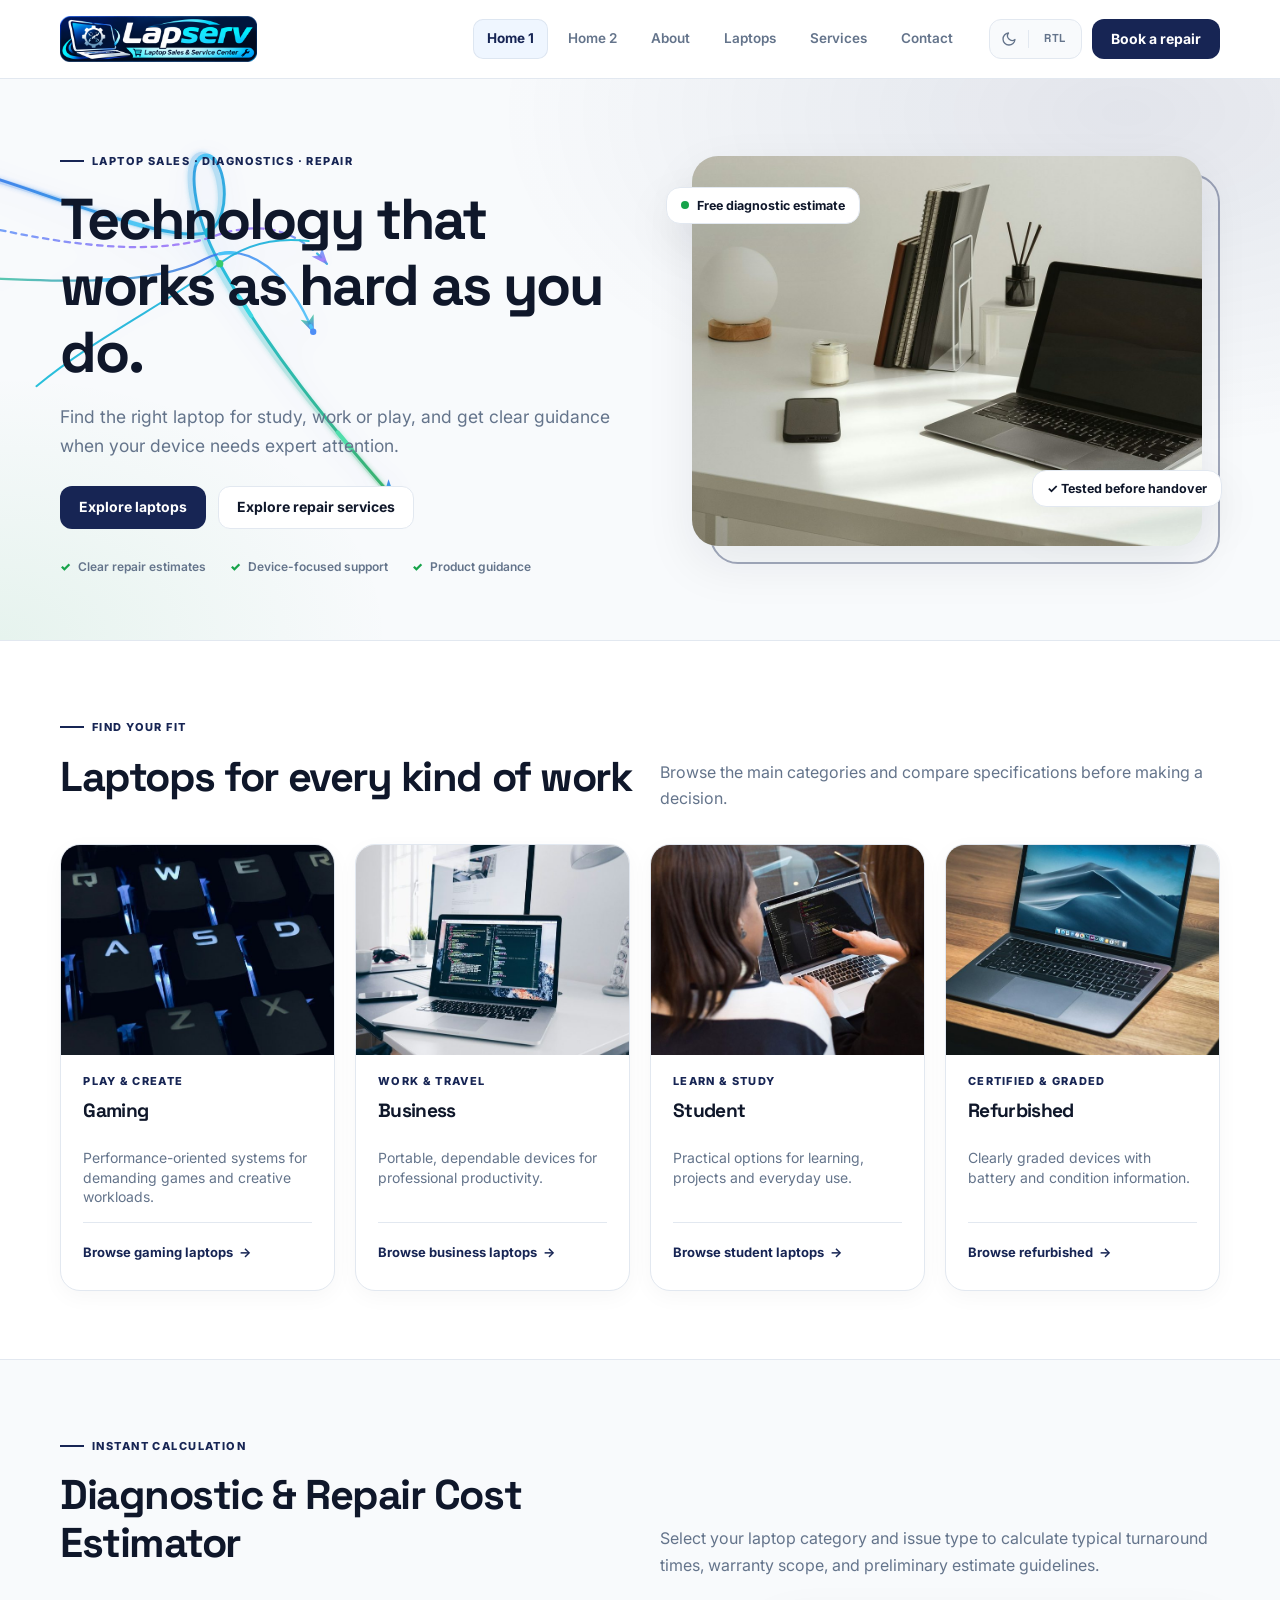
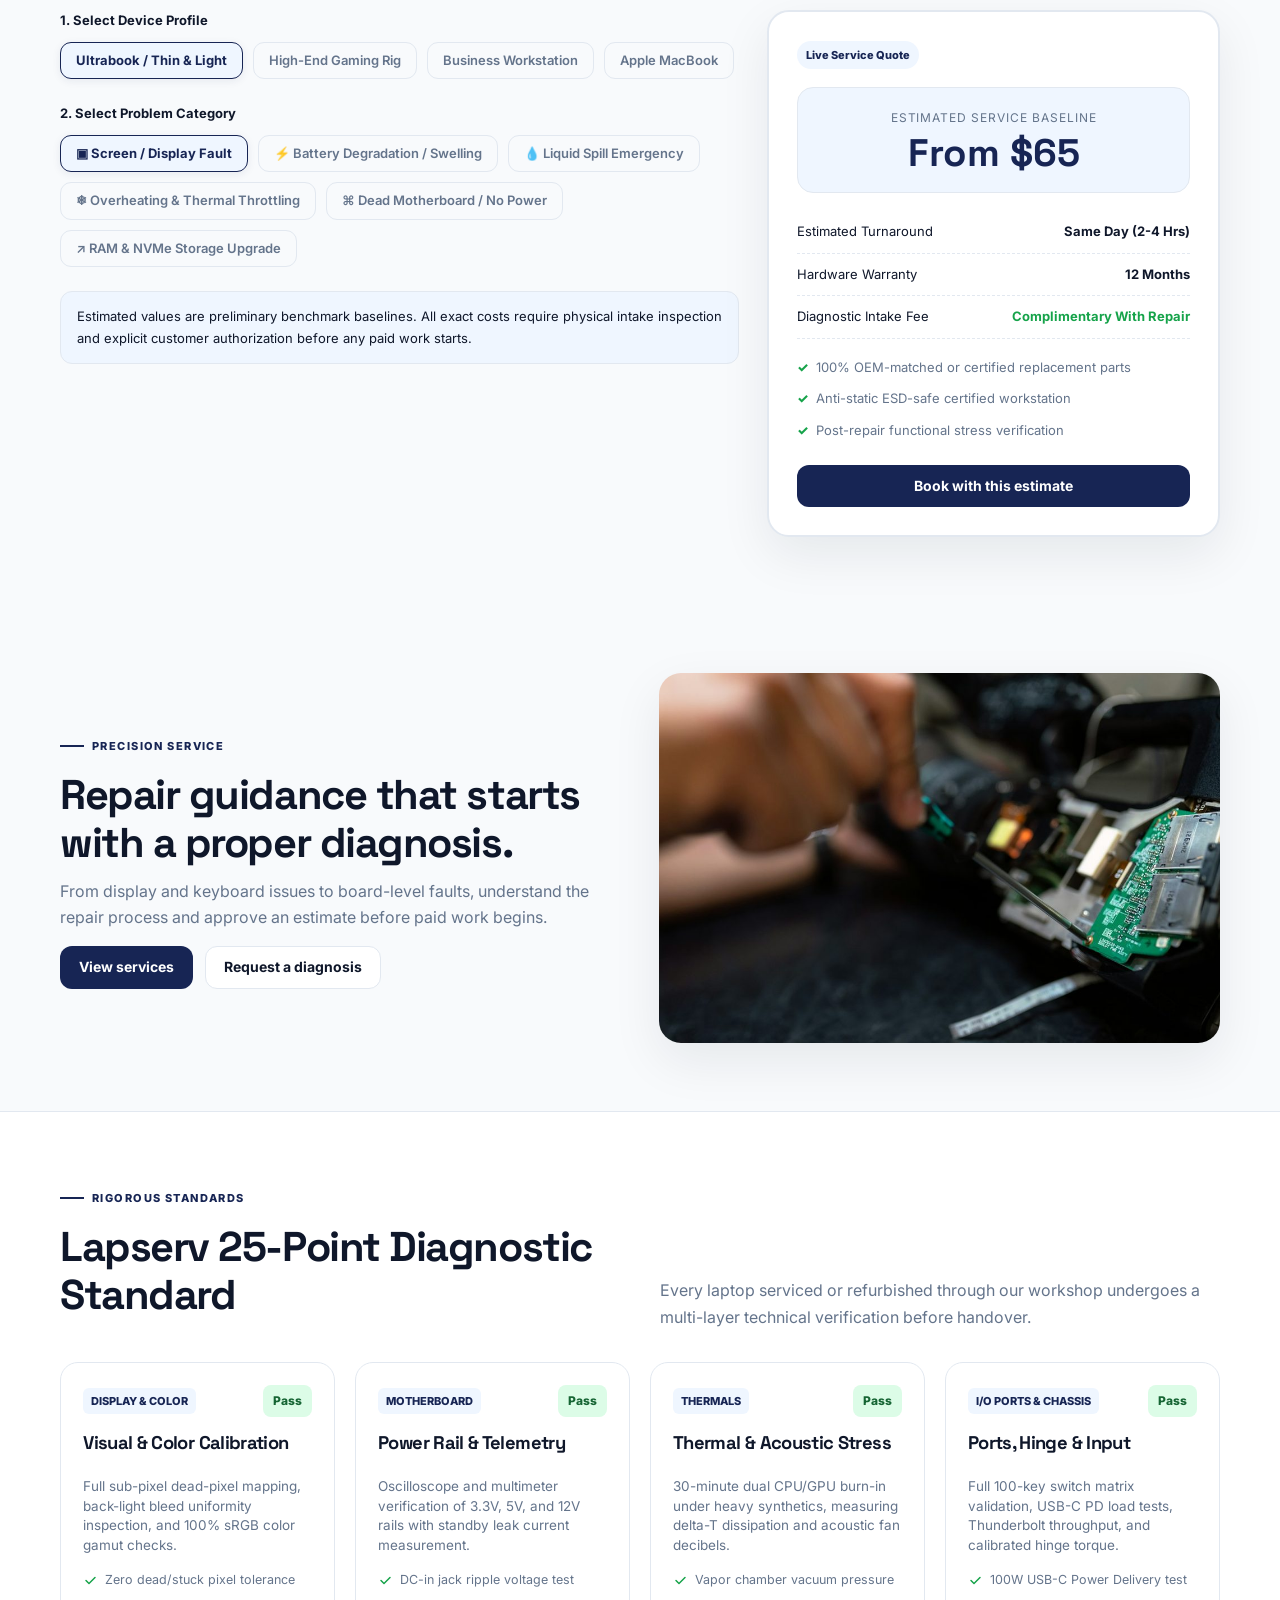
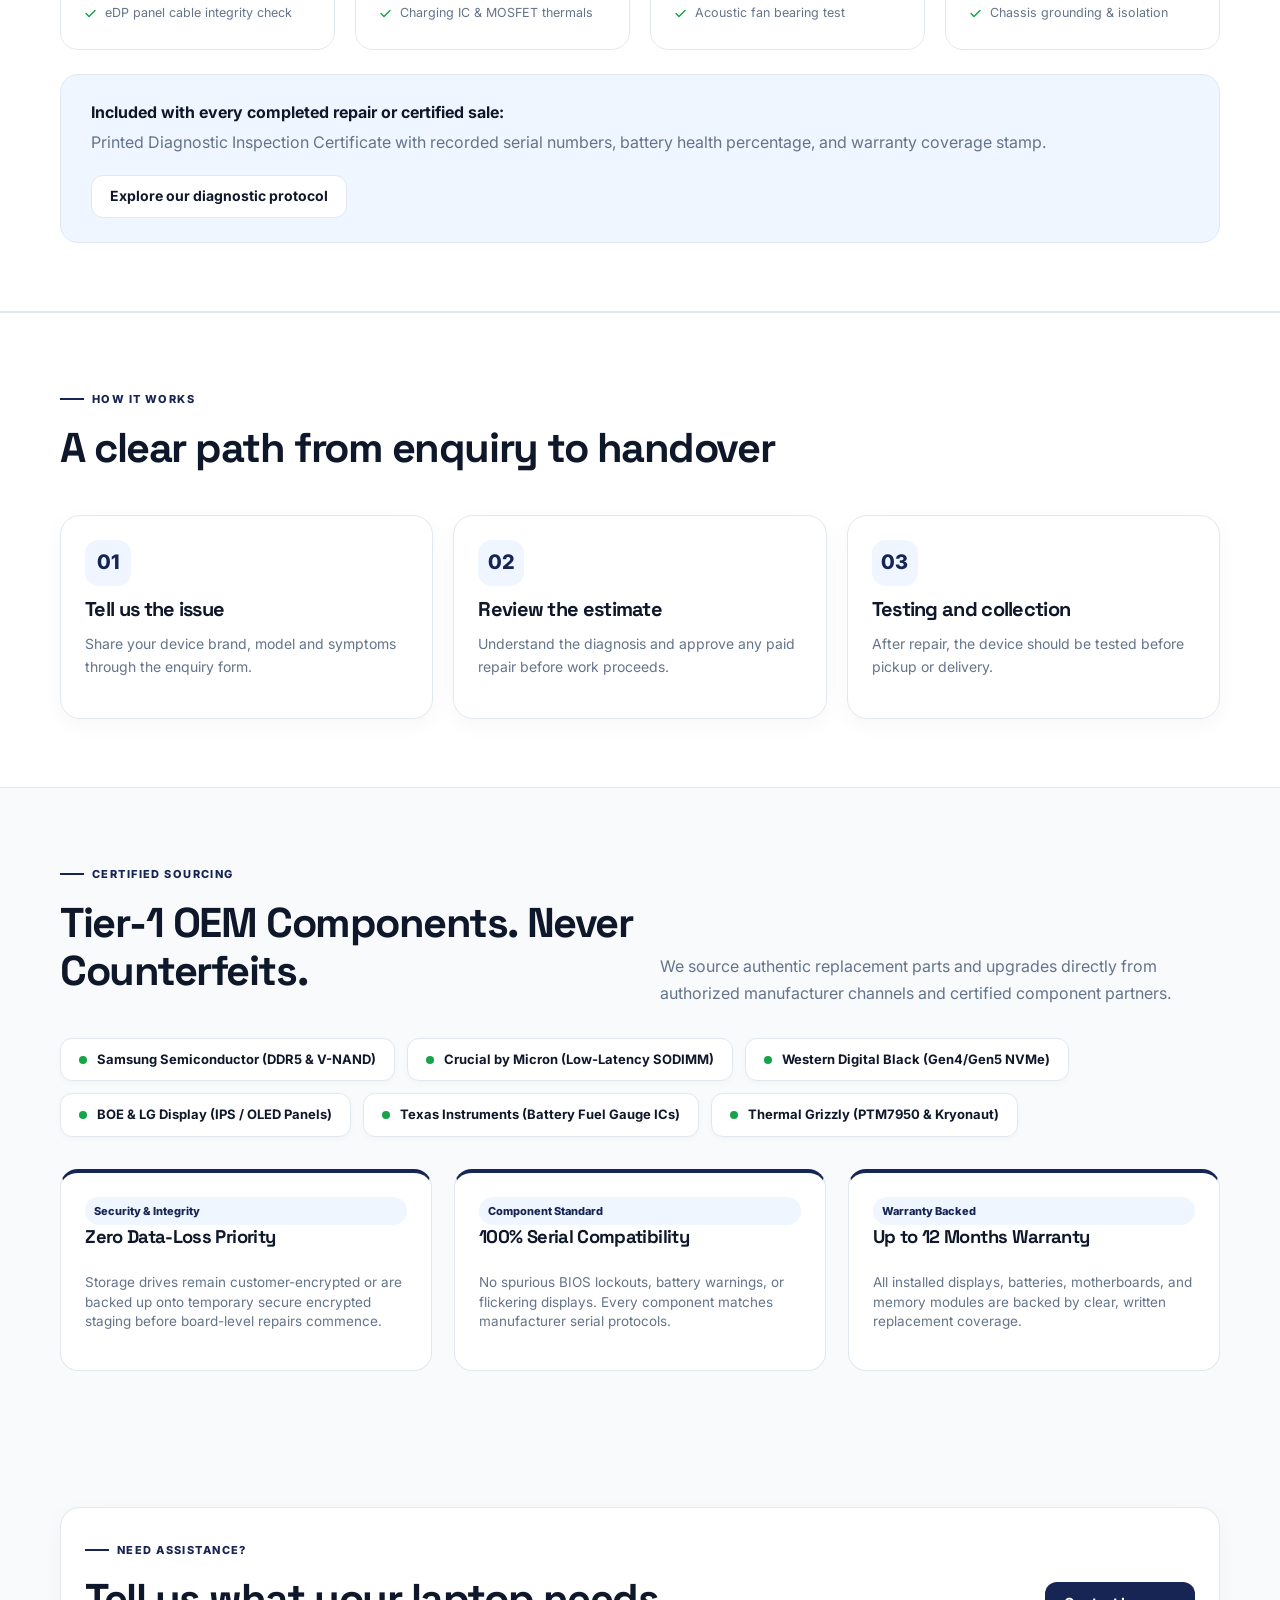
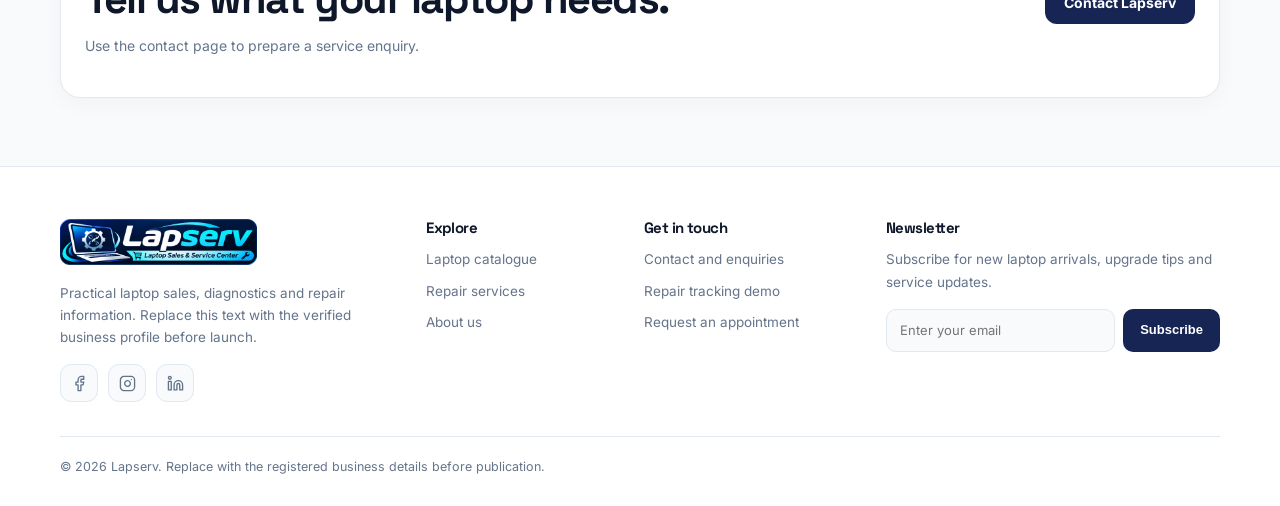
<file: index.html>
<!doctype html>
<html lang="en" dir="ltr" data-theme="light"><head><meta charset="utf-8"><meta name="viewport" content="width=device-width,initial-scale=1">
<title>Home 1 – Classic | Lapserv</title><meta name="description" content="Lapserv – Laptop sales, product discovery and professional repair enquiries.">
<link rel="icon" href="assets/images/favicon.png" type="image/png"><link rel="shortcut icon" href="favicon.ico" type="image/x-icon"><link rel="apple-touch-icon" href="assets/images/favicon.png"><link rel="stylesheet" href="assets/css/style.css"></head><body>

<header class="site-header"><div class="container nav">
<a class="brand" href="index.html" aria-label="Lapserv Home"><img src="assets/images/logo.png" alt="Lapserv"></a>
<button class="menu-btn" aria-label="Toggle navigation" aria-expanded="false">☰</button>
<nav class="nav-links" aria-label="Main navigation">
<a class="active" aria-current="page" href="index.html">Home 1</a><a href="home-2.html">Home 2</a><a href="about.html">About</a><a href="laptops.html">Laptops</a><a href="services.html">Services</a><a href="contact.html">Contact</a>
<div class="nav-drawer-actions">
<a class="btn btn-primary" href="contact.html">Book a repair</a>
<div class="nav-toggles" role="group" aria-label="Display preferences"><button class="icon-btn" type="button" data-theme-toggle aria-label="Toggle light and dark mode"><svg viewBox="0 0 24 24" aria-hidden="true"><path d="M21 12.79A9 9 0 1 1 11.21 3 7 7 0 0 0 21 12.79z"/></svg></button><span class="toggle-divider" aria-hidden="true"></span><button class="icon-btn" type="button" data-dir-toggle aria-label="Toggle text direction"><span data-dir-label>RTL</span></button></div>
</div>
</nav>
<div class="nav-actions"><div class="nav-toggles" role="group" aria-label="Display preferences"><button class="icon-btn" type="button" data-theme-toggle aria-label="Toggle light and dark mode"><svg viewBox="0 0 24 24" aria-hidden="true"><path d="M21 12.79A9 9 0 1 1 11.21 3 7 7 0 0 0 21 12.79z"/></svg></button><span class="toggle-divider" aria-hidden="true"></span><button class="icon-btn" type="button" data-dir-toggle aria-label="Toggle text direction"><span data-dir-label>RTL</span></button></div><a class="btn btn-primary" href="contact.html">Book a repair</a></div>
</div></header>

<main>
<section class="hero hero-classic">
<div class="flow-connections flow-left" aria-hidden="true">
<svg class="flow-svg flow-left-svg" viewBox="0 0 540 520" fill="none" xmlns="http://www.w3.org/2000/svg">
  <defs>
    <linearGradient id="flowGrad1" x1="0%" y1="0%" x2="100%" y2="100%">
      <stop offset="0%" stop-color="#2563eb" stop-opacity="0.9" />
      <stop offset="50%" stop-color="#06b6d4" stop-opacity="0.95" />
      <stop offset="100%" stop-color="#16a34a" stop-opacity="0.9" />
    </linearGradient>
    <linearGradient id="flowGrad2" x1="0%" y1="20%" x2="100%" y2="80%">
      <stop offset="0%" stop-color="#3b82f6" stop-opacity="0.8" />
      <stop offset="60%" stop-color="#8b5cf6" stop-opacity="0.85" />
      <stop offset="100%" stop-color="#06b6d4" stop-opacity="0.9" />
    </linearGradient>
    <linearGradient id="flowGrad3" x1="0%" y1="50%" x2="100%" y2="50%">
      <stop offset="0%" stop-color="#10b981" stop-opacity="0.75" />
      <stop offset="70%" stop-color="#2563eb" stop-opacity="0.85" />
      <stop offset="100%" stop-color="#38bdf8" stop-opacity="0.9" />
    </linearGradient>
    <linearGradient id="flowPulseGrad" x1="0%" y1="0%" x2="100%" y2="100%">
      <stop offset="0%" stop-color="#60a5fa" />
      <stop offset="50%" stop-color="#22d3ee" />
      <stop offset="100%" stop-color="#4ade80" />
    </linearGradient>
    <filter id="flowGlow" x="-20%" y="-20%" width="140%" height="140%">
      <feGaussianBlur stdDeviation="3" result="blur" />
      <feComposite in="SourceGraphic" in2="blur" operator="over" />
    </filter>
    <marker id="arrowHead1" viewBox="0 0 12 12" refX="10" refY="6" markerWidth="9" markerHeight="9" orient="auto-start-reverse">
      <path d="M 1 2 L 11 6 L 1 10 L 3.5 6 Z" fill="url(#flowGrad1)" />
    </marker>
    <marker id="arrowHead2" viewBox="0 0 12 12" refX="10" refY="6" markerWidth="9" markerHeight="9" orient="auto-start-reverse">
      <path d="M 1 2 L 11 6 L 1 10 L 3.5 6 Z" fill="url(#flowGrad2)" />
    </marker>
    <marker id="arrowHead3" viewBox="0 0 12 12" refX="10" refY="6" markerWidth="9" markerHeight="9" orient="auto-start-reverse">
      <path d="M 1 2 L 11 6 L 1 10 L 3.5 6 Z" fill="url(#flowGrad3)" />
    </marker>
  </defs>
  <g opacity="0.3" filter="url(#flowGlow)">
    <path class="flow-bg-glow" d="M -30 60 C 90 90 220 150 250 130 C 275 110 260 40 240 45 C 220 50 230 115 260 170 C 310 260 380 340 450 420" stroke="url(#flowGrad1)" stroke-width="6" stroke-linecap="round" fill="none" />
  </g>
  <path class="flow-path flow-main-1" d="M -20 60 C 80 90 210 145 250 130 C 278 112 268 42 245 46 C 225 50 232 110 262 165 C 315 260 385 345 455 425" stroke="url(#flowGrad1)" stroke-width="3.2" stroke-linecap="round" fill="none" marker-end="url(#arrowHead1)" />
  <path class="flow-pulse flow-pulse-1" d="M -20 60 C 80 90 210 145 250 130 C 278 112 268 42 245 46 C 225 50 232 110 262 165 C 315 260 385 345 455 425" stroke="url(#flowPulseGrad)" stroke-width="4.5" stroke-linecap="round" stroke-dasharray="24 160" fill="none" />
  <path class="flow-path flow-main-2" d="M -15 120 C 70 140 180 160 255 135 C 310 115 350 130 380 165" stroke="url(#flowGrad2)" stroke-width="2.5" stroke-linecap="round" stroke-dasharray="6 6" fill="none" marker-end="url(#arrowHead2)" />
  <path class="flow-path flow-main-3" d="M -10 180 C 80 185 190 190 245 160 C 295 135 340 180 365 240" stroke="url(#flowGrad3)" stroke-width="2.6" stroke-linecap="round" fill="none" marker-end="url(#arrowHead3)" />
  <path class="flow-pulse flow-pulse-2" d="M -10 180 C 80 185 190 190 245 160 C 295 135 340 180 365 240" stroke="#38bdf8" stroke-width="3.8" stroke-linecap="round" stroke-dasharray="18 120" fill="none" />
  <path class="flow-path flow-main-4" d="M 60 300 C 120 250 200 210 255 170 C 285 145 320 135 360 140" stroke="url(#flowGrad1)" stroke-width="2.2" stroke-linecap="round" fill="none" />
  <g class="flow-nodes">
    <circle cx="250" cy="130" r="5" fill="#06b6d4" class="flow-node node-pulse" />
    <circle cx="262" cy="165" r="4" fill="#22c55e" class="flow-node node-pulse" style="animation-delay: -1.2s;" />
    <circle cx="365" cy="240" r="3.5" fill="#3b82f6" class="flow-node" />
    <circle cx="455" cy="425" r="3" fill="#16a34a" class="flow-node" />
  </g>
</svg>
</div>
<div class="container hero-grid"><div class="hero-copy"><span class="eyebrow">Laptop sales · diagnostics · repair</span><h1>Technology that works as hard as you do.</h1><p>Find the right laptop for study, work or play, and get clear guidance when your device needs expert attention.</p><div class="actions"><a class="btn btn-primary" href="laptops.html">Explore laptops</a><a class="btn btn-secondary" href="services.html">Explore repair services</a></div><div class="trust-row"><span>Clear repair estimates</span><span>Device-focused support</span><span>Product guidance</span></div></div><div class="hero-visual"><div class="hero-art"><img src="assets/images/home1-hero.jpg" alt="Laptop open on a bright, minimalist work desk" width="1200" height="900" fetchpriority="high"></div><span class="float-chip chip-a"><i class="chip-dot"></i>Free diagnostic estimate</span><span class="float-chip chip-b">&#10003; Tested before handover</span></div></div></section>
<section class="section alt">
  <div class="container">
    <div class="section-head">
      <div>
        <span class="eyebrow">Find your fit</span>
        <h2>Laptops for every kind of work</h2>
      </div>
      <p>Browse the main categories and compare specifications before making a decision.</p>
    </div>
    <div class="grid grid-4">
      <article class="card media-card">
        <div class="media">
          <img src="assets/images/cat-gaming.jpg" alt="Backlit gaming laptop keyboard glowing in the dark" loading="lazy" width="800" height="500">
        </div>
        <div class="card-body">
          <span class="card-eyebrow">Play &amp; create</span>
          <h3>Gaming</h3>
          <p class="card-sub">Performance-oriented systems for demanding games and creative workloads.</p>
          <div class="card-links">
            <a class="link-arrow" href="laptops.html">Browse gaming laptops</a>
          </div>
        </div>
      </article>

      <article class="card media-card">
        <div class="media">
          <img src="assets/images/cat-business.jpg" alt="Business laptop on a tidy desk beside a monitor" loading="lazy" width="800" height="500">
        </div>
        <div class="card-body">
          <span class="card-eyebrow">Work &amp; travel</span>
          <h3>Business</h3>
          <p class="card-sub">Portable, dependable devices for professional productivity.</p>
          <div class="card-links">
            <a class="link-arrow" href="laptops.html">Browse business laptops</a>
          </div>
        </div>
      </article>

      <article class="card media-card">
        <div class="media">
          <img src="assets/images/cat-student.jpg" alt="Two students reviewing code together on a laptop" loading="lazy" width="800" height="500">
        </div>
        <div class="card-body">
          <span class="card-eyebrow">Learn &amp; study</span>
          <h3>Student</h3>
          <p class="card-sub">Practical options for learning, projects and everyday use.</p>
          <div class="card-links">
            <a class="link-arrow" href="laptops.html">Browse student laptops</a>
          </div>
        </div>
      </article>

      <article class="card media-card">
        <div class="media">
          <img src="assets/images/cat-refurbished.jpg" alt="Refurbished laptop open on a wooden table" loading="lazy" width="800" height="500">
        </div>
        <div class="card-body">
          <span class="card-eyebrow">Certified &amp; graded</span>
          <h3>Refurbished</h3>
          <p class="card-sub">Clearly graded devices with battery and condition information.</p>
          <div class="card-links">
            <a class="link-arrow" href="laptops.html">Browse refurbished</a>
          </div>
        </div>
      </article>
    </div>
  </div>
</section>

<!-- NEW SECTION 1: Interactive Live Diagnostic & Repair Cost Estimator -->
<section class="section" id="diagnostic-estimator"><div class="container">
<div class="section-head"><div><span class="eyebrow">Instant calculation</span><h2>Diagnostic & Repair Cost Estimator</h2></div><p>Select your laptop category and issue type to calculate typical turnaround times, warranty scope, and preliminary estimate guidelines.</p></div>
<div class="estimator-grid">
<div>
<div class="pill-selector-title"><span>1. Select Device Profile</span></div>
<div class="pill-group">
<button type="button" class="pill-btn active" data-device-type>Ultrabook / Thin & Light</button>
<button type="button" class="pill-btn" data-device-type>High-End Gaming Rig</button>
<button type="button" class="pill-btn" data-device-type>Business Workstation</button>
<button type="button" class="pill-btn" data-device-type>Apple MacBook</button>
</div>
<div class="pill-selector-title"><span>2. Select Problem Category</span></div>
<div class="pill-group">
<button type="button" class="pill-btn active" data-issue-type data-base-price="From $65" data-turnaround="Same Day (2-4 Hrs)" data-warranty="12 Months" data-issue-name="Screen / Display">▣ Screen / Display Fault</button>
<button type="button" class="pill-btn" data-issue-type data-base-price="From $45" data-turnaround="1 - 2 Hours" data-warranty="6 Months" data-issue-name="Battery / Charging">⚡ Battery Degradation / Swelling</button>
<button type="button" class="pill-btn" data-issue-type data-base-price="From $85" data-turnaround="24 - 48 Hours" data-warranty="6 Months" data-issue-name="Liquid Damage">💧 Liquid Spill Emergency</button>
<button type="button" class="pill-btn" data-issue-type data-base-price="From $39" data-turnaround="Same Day (3 Hrs)" data-warranty="90 Days" data-issue-name="Overheating / Fans">❄ Overheating & Thermal Throttling</button>
<button type="button" class="pill-btn" data-issue-type data-base-price="From $95" data-turnaround="48 - 72 Hours" data-warranty="6 Months" data-issue-name="Motherboard Dead">⌘ Dead Motherboard / No Power</button>
<button type="button" class="pill-btn" data-issue-type data-base-price="From $49" data-turnaround="1 - 2 Hours" data-warranty="Lifetime OEM" data-issue-name="RAM / SSD Upgrade">↗ RAM & NVMe Storage Upgrade</button>
</div>
<div class="notice">Estimated values are preliminary benchmark baselines. All exact costs require physical intake inspection and explicit customer authorization before any paid work starts.</div>
</div>
<div class="estimate-receipt-card">
<span class="tag">Live Service Quote</span>
<div class="estimate-price-banner">
<div class="muted-small" style="text-transform:uppercase;letter-spacing:.08em;margin-bottom:6px">Estimated Service Baseline</div>
<div class="estimate-price-display" id="est-price">From $65</div>
</div>
<div class="estimate-eta-row"><span>Estimated Turnaround</span><strong id="est-turnaround">Same Day (2-4 Hrs)</strong></div>
<div class="estimate-eta-row"><span>Hardware Warranty</span><strong id="est-warranty">12 Months</strong></div>
<div class="estimate-eta-row"><span>Diagnostic Intake Fee</span><strong style="color:#16a34a">Complimentary With Repair</strong></div>
<ul class="estimate-features-list">
<li>100% OEM-matched or certified replacement parts</li>
<li>Anti-static ESD-safe certified workstation</li>
<li>Post-repair functional stress verification</li>
</ul>
<a id="est-cta-link" class="btn btn-primary" style="width:100%" href="contact.html#booking">Book with this estimate</a>
</div>
</div>
</div></section>

<section class="section"><div class="container split"><div><span class="eyebrow">Precision service</span><h2>Repair guidance that starts with a proper diagnosis.</h2><p>From display and keyboard issues to board-level faults, understand the repair process and approve an estimate before paid work begins.</p><div class="actions"><a class="btn btn-primary" href="services.html">View services</a><a class="btn btn-secondary" href="contact.html#booking">Request a diagnosis</a></div></div><img src="assets/images/split-repair-bench.jpg" alt="Technician repairing the internals of a laptop" loading="lazy" width="1000" height="750"></div></section>

<!-- NEW SECTION 2: Lapserv 25-Point Diagnostic Standard -->
<section class="section alt" id="quality-audit"><div class="container">
<div class="section-head"><div><span class="eyebrow">Rigorous standards</span><h2>Lapserv 25-Point Diagnostic Standard</h2></div><p>Every laptop serviced or refurbished through our workshop undergoes a multi-layer technical verification before handover.</p></div>
<div class="audit-grid">
<div class="audit-card-v2"><div><div class="audit-header"><span class="audit-badge">Display & Color</span><span class="status">Pass</span></div><h3>Visual & Color Calibration</h3><p>Full sub-pixel dead-pixel mapping, back-light bleed uniformity inspection, and 100% sRGB color gamut checks.</p></div><ul class="audit-checklist"><li><svg viewBox="0 0 20 20" fill="currentColor"><path fill-rule="evenodd" d="M16.707 5.293a1 1 0 010 1.414l-8 8a1 1 0 01-1.414 0l-4-4a1 1 0 011.414-1.414L8 12.586l7.293-7.293a1 1 0 011.414 0z" clip-rule="evenodd"/></svg>Zero dead/stuck pixel tolerance</li><li><svg viewBox="0 0 20 20" fill="currentColor"><path fill-rule="evenodd" d="M16.707 5.293a1 1 0 010 1.414l-8 8a1 1 0 01-1.414 0l-4-4a1 1 0 011.414-1.414L8 12.586l7.293-7.293a1 1 0 011.414 0z" clip-rule="evenodd"/></svg>eDP panel cable integrity check</li></ul></div>
<div class="audit-card-v2"><div><div class="audit-header"><span class="audit-badge">Motherboard</span><span class="status">Pass</span></div><h3>Power Rail & Telemetry</h3><p>Oscilloscope and multimeter verification of 3.3V, 5V, and 12V rails with standby leak current measurement.</p></div><ul class="audit-checklist"><li><svg viewBox="0 0 20 20" fill="currentColor"><path fill-rule="evenodd" d="M16.707 5.293a1 1 0 010 1.414l-8 8a1 1 0 01-1.414 0l-4-4a1 1 0 011.414-1.414L8 12.586l7.293-7.293a1 1 0 011.414 0z" clip-rule="evenodd"/></svg>DC-in jack ripple voltage test</li><li><svg viewBox="0 0 20 20" fill="currentColor"><path fill-rule="evenodd" d="M16.707 5.293a1 1 0 010 1.414l-8 8a1 1 0 01-1.414 0l-4-4a1 1 0 011.414-1.414L8 12.586l7.293-7.293a1 1 0 011.414 0z" clip-rule="evenodd"/></svg>Charging IC & MOSFET thermals</li></ul></div>
<div class="audit-card-v2"><div><div class="audit-header"><span class="audit-badge">Thermals</span><span class="status">Pass</span></div><h3>Thermal & Acoustic Stress</h3><p>30-minute dual CPU/GPU burn-in under heavy synthetics, measuring delta-T dissipation and acoustic fan decibels.</p></div><ul class="audit-checklist"><li><svg viewBox="0 0 20 20" fill="currentColor"><path fill-rule="evenodd" d="M16.707 5.293a1 1 0 010 1.414l-8 8a1 1 0 01-1.414 0l-4-4a1 1 0 011.414-1.414L8 12.586l7.293-7.293a1 1 0 011.414 0z" clip-rule="evenodd"/></svg>Vapor chamber vacuum pressure</li><li><svg viewBox="0 0 20 20" fill="currentColor"><path fill-rule="evenodd" d="M16.707 5.293a1 1 0 010 1.414l-8 8a1 1 0 01-1.414 0l-4-4a1 1 0 011.414-1.414L8 12.586l7.293-7.293a1 1 0 011.414 0z" clip-rule="evenodd"/></svg>Acoustic fan bearing test</li></ul></div>
<div class="audit-card-v2"><div><div class="audit-header"><span class="audit-badge">I/O Ports & Chassis</span><span class="status">Pass</span></div><h3>Ports, Hinge & Input</h3><p>Full 100-key switch matrix validation, USB-C PD load tests, Thunderbolt throughput, and calibrated hinge torque.</p></div><ul class="audit-checklist"><li><svg viewBox="0 0 20 20" fill="currentColor"><path fill-rule="evenodd" d="M16.707 5.293a1 1 0 010 1.414l-8 8a1 1 0 01-1.414 0l-4-4a1 1 0 011.414-1.414L8 12.586l7.293-7.293a1 1 0 011.414 0z" clip-rule="evenodd"/></svg>100W USB-C Power Delivery test</li><li><svg viewBox="0 0 20 20" fill="currentColor"><path fill-rule="evenodd" d="M16.707 5.293a1 1 0 010 1.414l-8 8a1 1 0 01-1.414 0l-4-4a1 1 0 011.414-1.414L8 12.586l7.293-7.293a1 1 0 011.414 0z" clip-rule="evenodd"/></svg>Chassis grounding & isolation</li></ul></div>
</div>
<div class="quality-seal-strip"><div><strong style="font-size:16px;display:block">Included with every completed repair or certified sale:</strong><p style="margin:4px 0 0">Printed Diagnostic Inspection Certificate with recorded serial numbers, battery health percentage, and warranty coverage stamp.</p></div><a class="btn btn-secondary" href="services.html">Explore our diagnostic protocol</a></div>
</div></section>

<section class="section alt"><div class="container"><div class="section-head"><div><span class="eyebrow">How it works</span><h2>A clear path from enquiry to handover</h2></div></div><div class="grid grid-3"><div class="card"><div class="card-icon">01</div><h3>Tell us the issue</h3><p>Share your device brand, model and symptoms through the enquiry form.</p></div><div class="card"><div class="card-icon">02</div><h3>Review the estimate</h3><p>Understand the diagnosis and approve any paid repair before work proceeds.</p></div><div class="card"><div class="card-icon">03</div><h3>Testing and collection</h3><p>After repair, the device should be tested before pickup or delivery.</p></div></div></div></section>

<!-- NEW SECTION 3: Genuine Tier-1 OEM Components & Ecosystem -->
<section class="section" id="component-ecosystem"><div class="container">
<div class="section-head"><div><span class="eyebrow">Certified sourcing</span><h2>Tier-1 OEM Components. Never Counterfeits.</h2></div><p>We source authentic replacement parts and upgrades directly from authorized manufacturer channels and certified component partners.</p></div>
<div class="oem-brand-scroller">
<div class="oem-brand-pill"><span class="dot"></span>Samsung Semiconductor (DDR5 & V-NAND)</div>
<div class="oem-brand-pill"><span class="dot"></span>Crucial by Micron (Low-Latency SODIMM)</div>
<div class="oem-brand-pill"><span class="dot"></span>Western Digital Black (Gen4/Gen5 NVMe)</div>
<div class="oem-brand-pill"><span class="dot"></span>BOE & LG Display (IPS / OLED Panels)</div>
<div class="oem-brand-pill"><span class="dot"></span>Texas Instruments (Battery Fuel Gauge ICs)</div>
<div class="oem-brand-pill"><span class="dot"></span>Thermal Grizzly (PTM7950 & Kryonaut)</div>
</div>
<div class="oem-shield-grid">
<div class="oem-shield-card"><span class="tag">Security & Integrity</span><h3>Zero Data-Loss Priority</h3><p>Storage drives remain customer-encrypted or are backed up onto temporary secure encrypted staging before board-level repairs commence.</p></div>
<div class="oem-shield-card"><span class="tag">Component Standard</span><h3>100% Serial Compatibility</h3><p>No spurious BIOS lockouts, battery warnings, or flickering displays. Every component matches manufacturer serial protocols.</p></div>
<div class="oem-shield-card"><span class="tag">Warranty Backed</span><h3>Up to 12 Months Warranty</h3><p>All installed displays, batteries, motherboards, and memory modules are backed by clear, written replacement coverage.</p></div>
</div>
</div></section>
<section class="section"><div class="container card" style="display:flex;justify-content:space-between;align-items:center;gap:24px;flex-wrap:wrap"><div><span class="eyebrow">Need assistance?</span><h2>Tell us what your laptop needs.</h2><p>Use the contact page to prepare a service enquiry.</p></div><a class="btn btn-primary" href="contact.html">Contact Lapserv</a></div></section>
</main>

<footer class="footer"><div class="container">
<div class="footer-grid">
<div><a class="brand" href="index.html" aria-label="Lapserv Home"><img src="assets/images/logo.png" alt="Lapserv"></a><p>Practical laptop sales, diagnostics and repair information. Replace this text with the verified business profile before launch.</p><div class="social-links" aria-label="Social media"><a class="social-btn" href="#facebook" aria-label="Lapserv on Facebook"><svg viewBox="0 0 24 24" aria-hidden="true"><path d="M18 2h-3a5 5 0 0 0-5 5v3H7v4h3v8h4v-8h3l1-4h-4V7a1 1 0 0 1 1-1h3z"/></svg></a><a class="social-btn" href="#instagram" aria-label="Lapserv on Instagram"><svg viewBox="0 0 24 24" aria-hidden="true"><rect x="2" y="2" width="20" height="20" rx="5" ry="5"/><path d="M16 11.37A4 4 0 1 1 12.63 8 4 4 0 0 1 16 11.37z"/><line x1="17.5" y1="6.5" x2="17.51" y2="6.5"/></svg></a><a class="social-btn" href="#linkedin" aria-label="Lapserv on LinkedIn"><svg viewBox="0 0 24 24" aria-hidden="true"><path d="M16 8a6 6 0 0 1 6 6v7h-4v-7a2 2 0 0 0-2-2 2 2 0 0 0-2 2v7h-4v-7a6 6 0 0 1 6-6z"/><rect x="2" y="9" width="4" height="12"/><circle cx="4" cy="4" r="2"/></svg></a></div></div>
<div><h3>Explore</h3><div class="footer-links"><a href="laptops.html">Laptop catalogue</a><a href="services.html">Repair services</a><a href="about.html">About us</a></div></div>
<div><h3>Get in touch</h3><div class="footer-links"><a href="contact.html">Contact and enquiries</a><a href="services.html#tracking">Repair tracking demo</a><a href="contact.html#booking">Request an appointment</a></div></div>
<div><h3>Newsletter</h3><p>Subscribe for new laptop arrivals, upgrade tips and service updates.</p><form class="newsletter-form" data-newsletter-form><input class="field" type="email" name="email" required placeholder="Enter your email" aria-label="Email address"><button class="btn btn-primary" type="submit">Subscribe</button></form><div class="newsletter-msg hidden" aria-live="polite"></div></div>
</div><div class="copyright">© <span data-year></span> Lapserv. Replace with the registered business details before publication.</div>
</div></footer>
<script src="assets/js/main.js"></script>

</body></html>
</file>
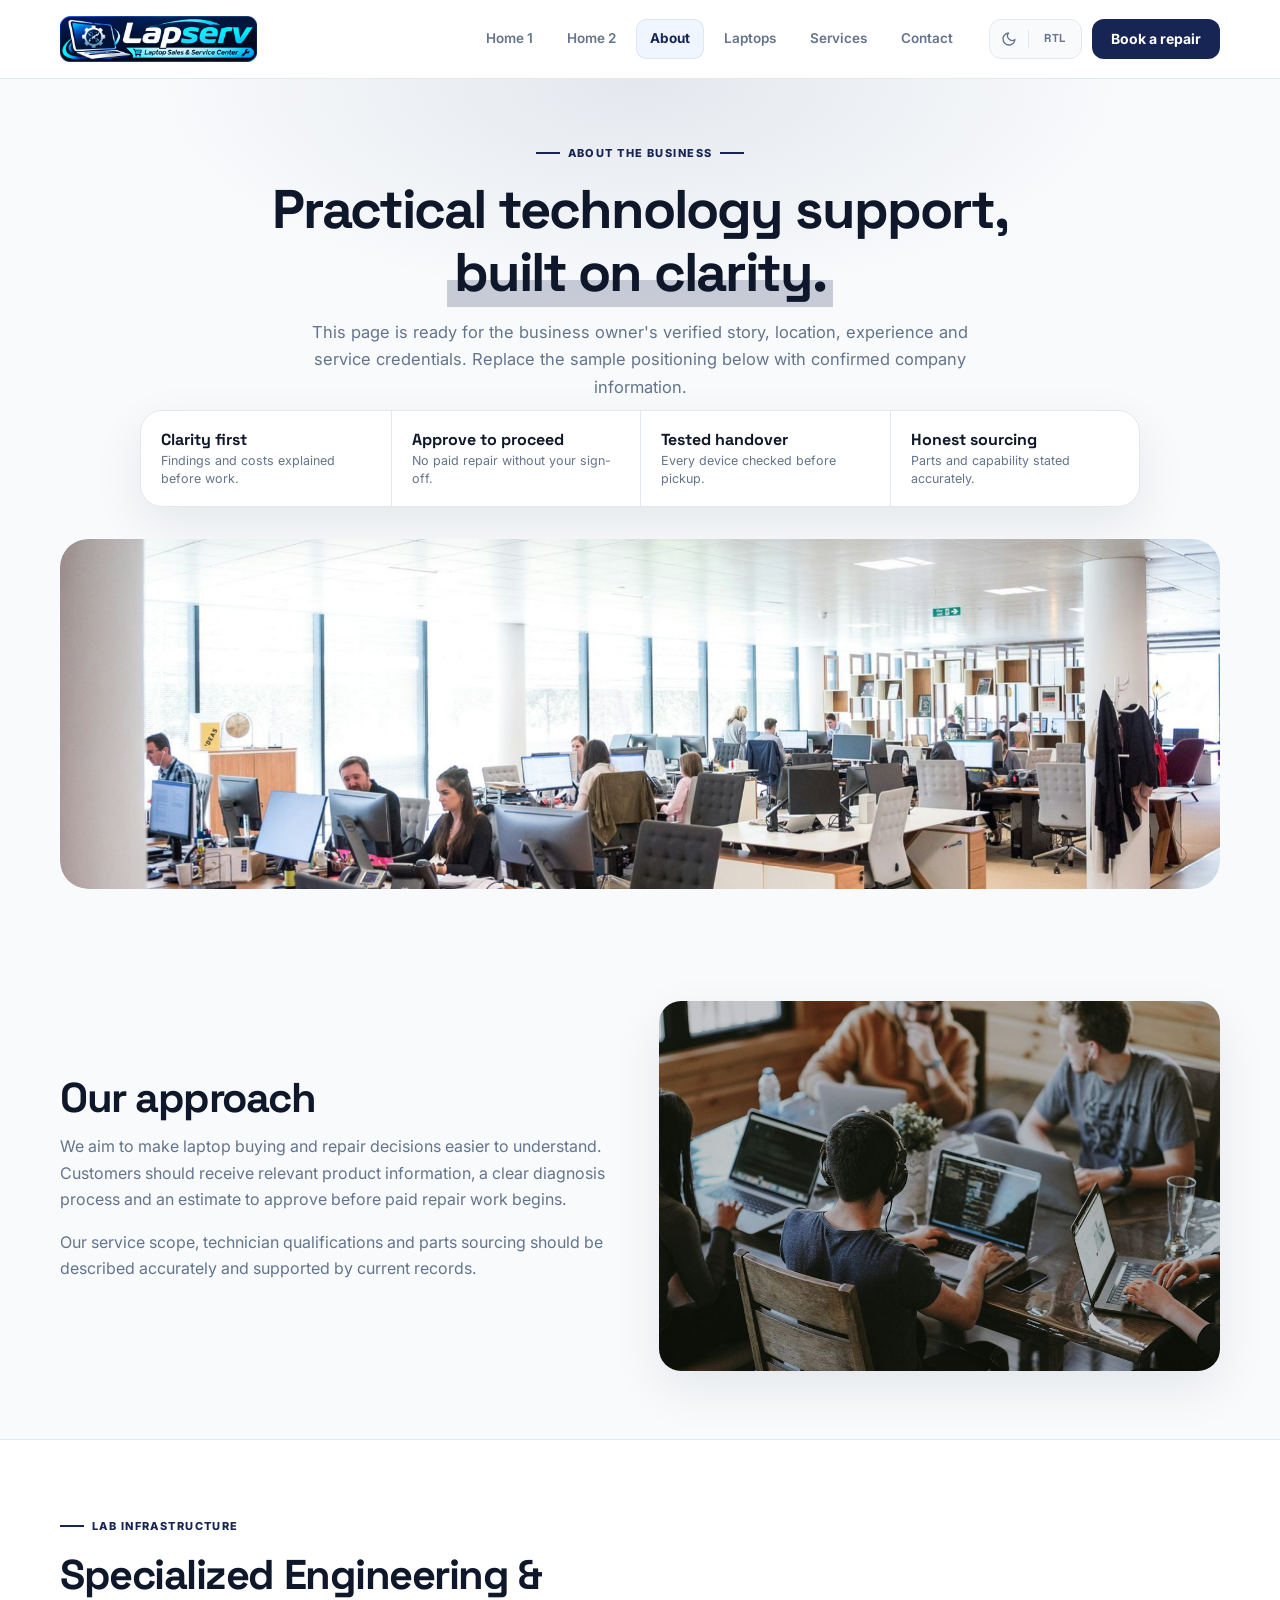
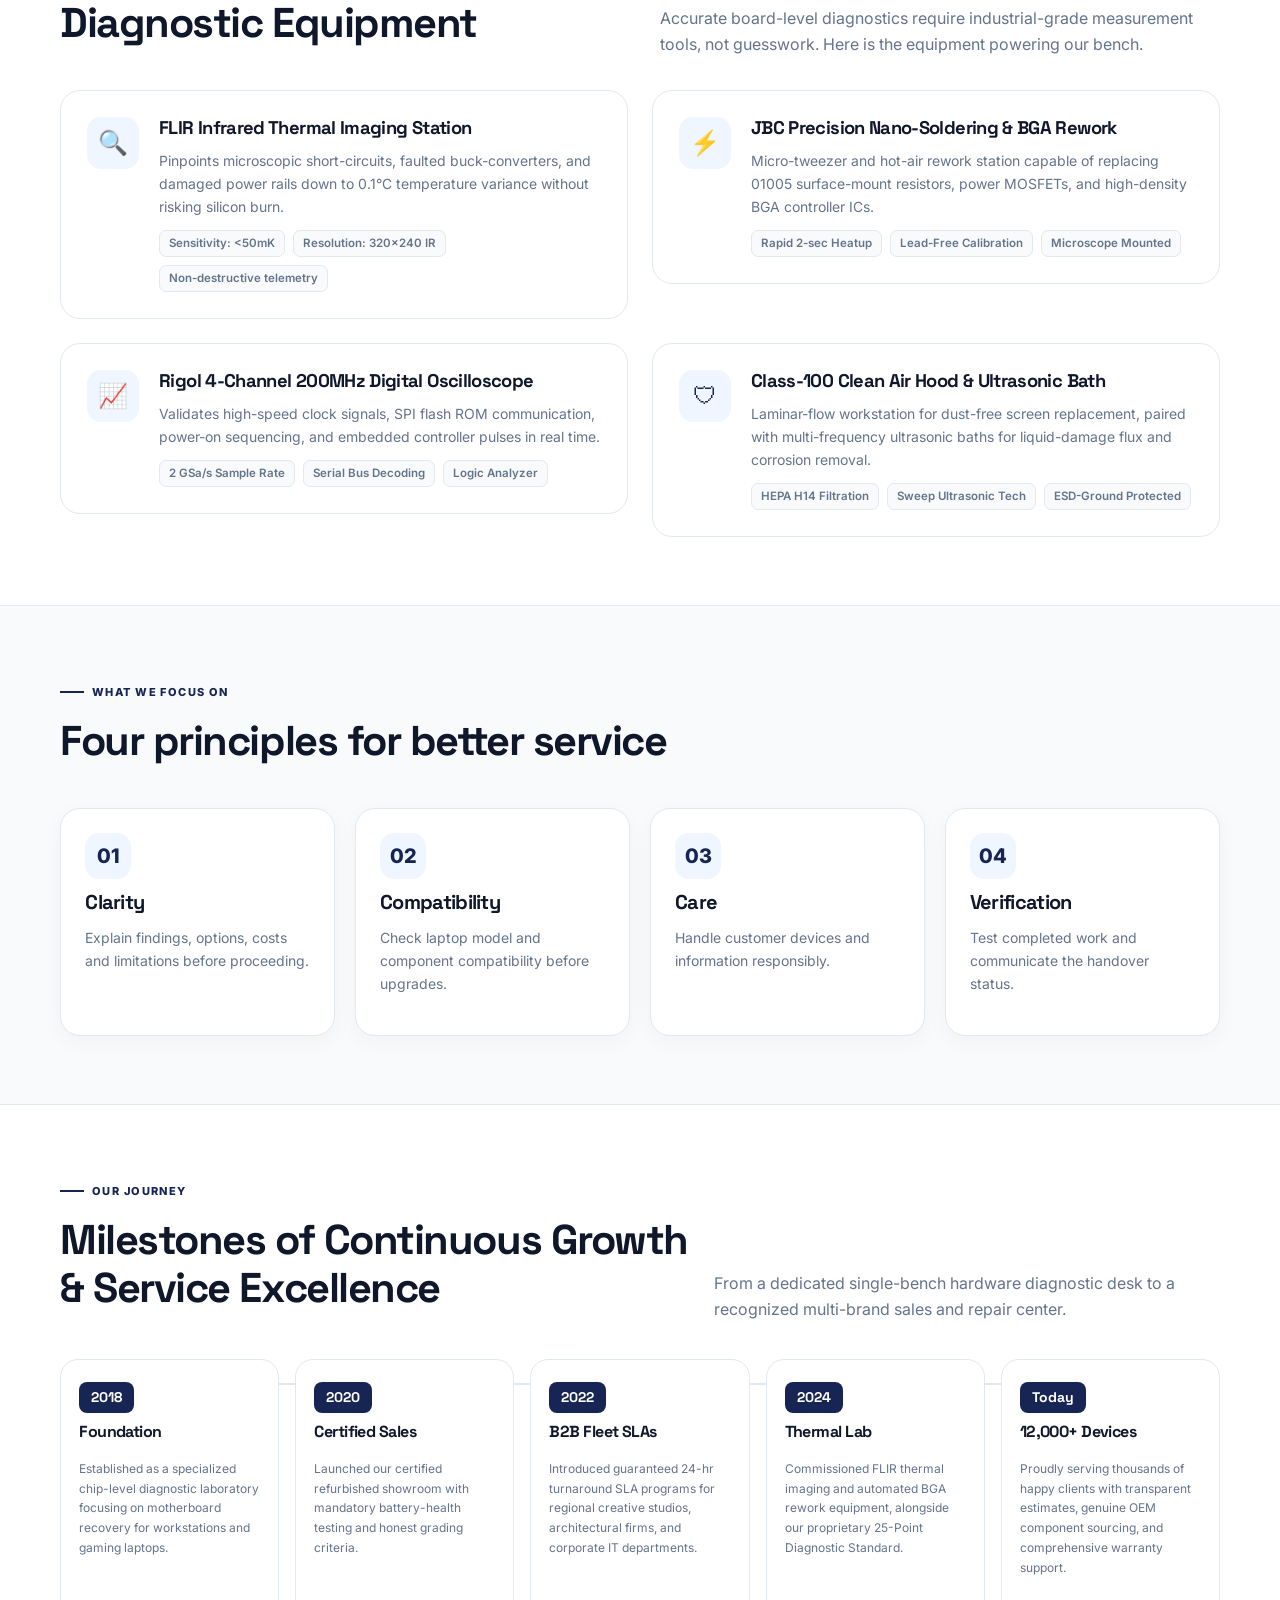
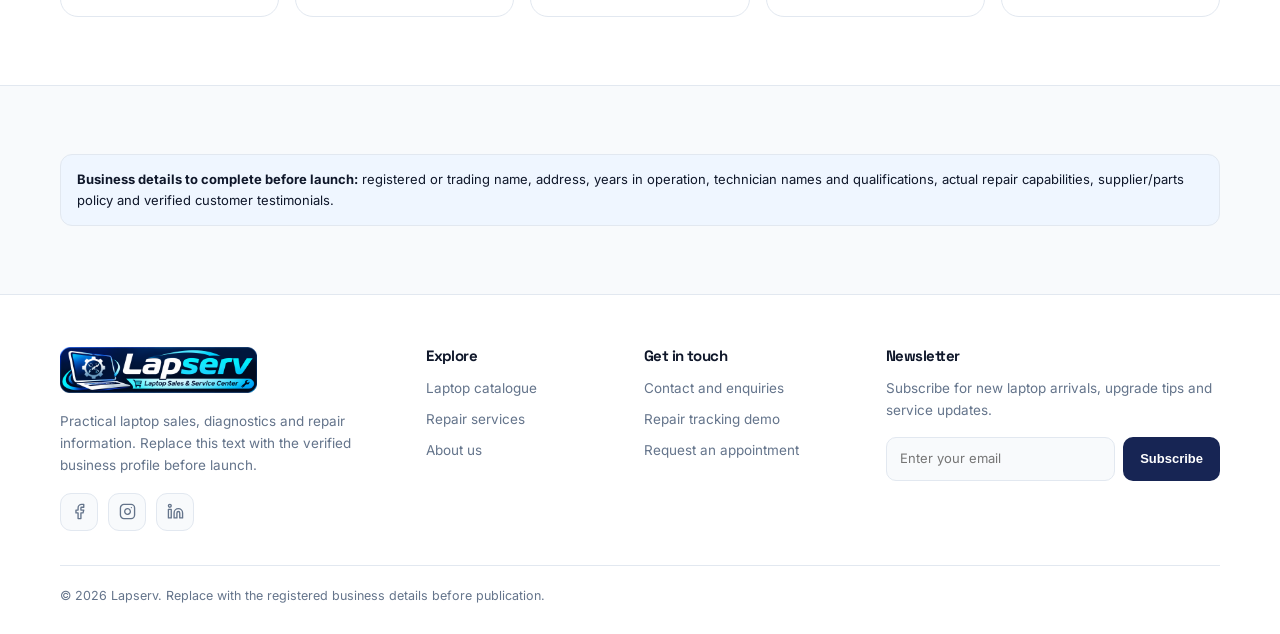
<file: about.html>
<!doctype html>
<html lang="en" dir="ltr" data-theme="light">

<head>
    <meta charset="utf-8">
    <meta name="viewport" content="width=device-width,initial-scale=1">
    <title>About Us | Lapserv</title>
    <meta name="description"
        content="Learn about Lapserv, its laptop sales and repair expertise, and service approach.">
    <link rel="icon" href="assets/images/favicon.png" type="image/png">
    <link rel="shortcut icon" href="favicon.ico" type="image/x-icon">
    <link rel="apple-touch-icon" href="assets/images/favicon.png">
    <link rel="stylesheet" href="assets/css/style.css">
</head>

<body>

    <header class="site-header">
        <div class="container nav">
            <a class="brand" href="index.html" aria-label="Lapserv Home"><img src="assets/images/logo.png"
                    alt="Lapserv"></a>
            <button class="menu-btn" aria-label="Toggle navigation" aria-expanded="false">☰</button>
            <nav class="nav-links" aria-label="Main navigation">
                <a href="index.html">Home 1</a><a href="home-2.html">Home 2</a><a class="active" aria-current="page"
                    href="about.html">About</a><a href="laptops.html">Laptops</a><a href="services.html">Services</a><a
                    href="contact.html">Contact</a>
                <div class="nav-drawer-actions">
                    <a class="btn btn-primary" href="contact.html">Book a repair</a>
                    <div class="nav-toggles" role="group" aria-label="Display preferences"><button class="icon-btn" type="button"
                            data-theme-toggle aria-label="Toggle light and dark mode"><svg viewBox="0 0 24 24" aria-hidden="true">
                                <path d="M21 12.79A9 9 0 1 1 11.21 3 7 7 0 0 0 21 12.79z" />
                            </svg></button><span class="toggle-divider" aria-hidden="true"></span><button class="icon-btn" type="button"
                            data-dir-toggle aria-label="Toggle text direction"><span data-dir-label>RTL</span></button></div>
                    </div>
                    </nav>
            <div class="nav-actions">
                <div class="nav-toggles" role="group" aria-label="Display preferences"><button class="icon-btn" type="button"
                        data-theme-toggle aria-label="Toggle light and dark mode"><svg viewBox="0 0 24 24" aria-hidden="true">
                            <path d="M21 12.79A9 9 0 1 1 11.21 3 7 7 0 0 0 21 12.79z" />
                        </svg></button><span class="toggle-divider" aria-hidden="true"></span><button class="icon-btn" type="button"
                        data-dir-toggle aria-label="Toggle text direction"><span data-dir-label>RTL</span></button></div><a
                    class="btn btn-primary" href="contact.html">Book
                    a repair</a>
            </div>
            </div>
            </header>

    <main>
        <section class="hero-editorial">
            <div class="container">
                <div class="he-head"><span class="eyebrow">About the business</span>
                    <h1>Practical technology support, <span class="he-mark">built on clarity.</span></h1>
                    <p>This page is ready for the business owner's verified story, location, experience and service
                        credentials. Replace the sample positioning below with confirmed company information.</p>
                </div>
                </br></br>
                <div class="he-stats">
                    <div><strong>Clarity first</strong><span>Findings and costs explained before work.</span></div>
                    <div><strong>Approve to proceed</strong><span>No paid repair without your sign-off.</span></div>
                    <div><strong>Tested handover</strong><span>Every device checked before pickup.</span></div>
                    <div><strong>Honest sourcing</strong><span>Parts and capability stated accurately.</span></div>
                </div>
                <figure class="he-banner"><img src="assets/images/about-banner.jpg"
                        alt="Bright open-plan office with teams working at their desks" width="1800" height="771"
                        fetchpriority="high"></figure>
            </div>
        </section>
        <section class="section">
            <div class="container split">
                <div>
                    <h2>Our approach</h2>
                    <p>We aim to make laptop buying and repair decisions easier to understand. Customers should receive
                        relevant product information, a clear diagnosis process and an estimate to approve before paid
                        repair work begins.</p>
                    <p>Our service scope, technician qualifications and parts sourcing should be described accurately
                        and supported by current records.</p>
                </div><img src="assets/images/split-team.jpg" alt="Team collaborating around a table with laptops"
                    loading="lazy" width="1000" height="750">
            </div>
        </section>

        <!-- NEW SECTION 1: Inside Our Engineering Lab & Diagnostic Equipment -->
        <section class="section alt" id="lab-equipment">
            <div class="container">
                <div class="section-head">
                    <div><span class="eyebrow">Lab infrastructure</span>
                        <h2>Specialized Engineering & Diagnostic Equipment</h2>
                    </div>
                    <p>Accurate board-level diagnostics require industrial-grade measurement tools, not guesswork. Here
                        is the equipment powering our bench.</p>
                </div>
                <div class="lab-gear-grid">
                    <div class="lab-gear-card">
                        <div class="lab-gear-icon">🔍</div>
                        <div>
                            <h3>FLIR Infrared Thermal Imaging Station</h3>
                            <p>Pinpoints microscopic short-circuits, faulted buck-converters, and damaged power rails
                                down to 0.1°C temperature variance without risking silicon burn.</p>
                            <div class="lab-gear-specs"><span>Sensitivity: &lt;50mK</span><span>Resolution: 320x240
                                    IR</span><span>Non-destructive telemetry</span></div>
                            </div>
                            </div>

                    <div class="lab-gear-card">
                        <div class="lab-gear-icon">⚡</div>
                        <div>
                            <h3>JBC Precision Nano-Soldering & BGA Rework</h3>
                            <p>Micro-tweezer and hot-air rework station capable of replacing 01005 surface-mount
                                resistors, power MOSFETs, and high-density BGA controller ICs.</p>
                            <div class="lab-gear-specs"><span>Rapid 2-sec Heatup</span><span>Lead-Free
                                    Calibration</span><span>Microscope Mounted</span></div>
                            </div>
                            </div>

                    <div class="lab-gear-card">
                        <div class="lab-gear-icon">📈</div>
                        <div>
                            <h3>Rigol 4-Channel 200MHz Digital Oscilloscope</h3>
                            <p>Validates high-speed clock signals, SPI flash ROM communication, power-on sequencing, and
                                embedded controller pulses in real time.</p>
                            <div class="lab-gear-specs"><span>2 GSa/s Sample Rate</span><span>Serial Bus
                                    Decoding</span><span>Logic Analyzer</span></div>
                            </div>
                            </div>

                    <div class="lab-gear-card">
                        <div class="lab-gear-icon">🛡</div>
                        <div>
                            <h3>Class-100 Clean Air Hood & Ultrasonic Bath</h3>
                            <p>Laminar-flow workstation for dust-free screen replacement, paired with multi-frequency
                                ultrasonic baths for liquid-damage flux and corrosion removal.</p>
                            <div class="lab-gear-specs"><span>HEPA H14 Filtration</span><span>Sweep Ultrasonic
                                    Tech</span><span>ESD-Ground Protected</span></div>
                            </div>
                            </div>
                            </div>
            </div>
            </section>

        <section class="section">
            <div class="container">
                <div class="section-head">
                    <div><span class="eyebrow">What we focus on</span>
                        <h2>Four principles for better service</h2>
                    </div>
                </div>
                <div class="grid grid-4">
                    <div class="card">
                        <div class="card-icon">01</div>
                        <h3>Clarity</h3>
                        <p>Explain findings, options, costs and limitations before proceeding.</p>
                    </div>
                    <div class="card">
                        <div class="card-icon">02</div>
                        <h3>Compatibility</h3>
                        <p>Check laptop model and component compatibility before upgrades.</p>
                    </div>
                    <div class="card">
                        <div class="card-icon">03</div>
                        <h3>Care</h3>
                        <p>Handle customer devices and information responsibly.</p>
                    </div>
                    <div class="card">
                        <div class="card-icon">04</div>
                        <h3>Verification</h3>
                        <p>Test completed work and communicate the handover status.</p>
                    </div>
                </div>
            </div>
        </section>

        <!-- NEW SECTION 2: Milestones & Evolution Timeline -->
        <section class="section alt" id="company-timeline">
            <div class="container">
                <div class="section-head">
                    <div><span class="eyebrow">Our journey</span>
                        <h2>Milestones of Continuous Growth & Service Excellence</h2>
                    </div>
                    <p>From a dedicated single-bench hardware diagnostic desk to a recognized multi-brand sales and
                        repair center.</p>
                </div>
                <div class="timeline-track">
                    <div class="timeline-node">
                        <div class="timeline-node-header"><span class="timeline-year">2018</span></div>
                        <h4>Foundation</h4>
                        <p class="muted-small">Established as a specialized chip-level diagnostic laboratory focusing on
                            motherboard recovery for workstations and gaming laptops.</p>
                        </div>
                        <div class="timeline-node">
                            <div class="timeline-node-header"><span class="timeline-year">2020</span></div>
                            <h4>Certified Sales</h4>
                        <p class="muted-small">Launched our certified refurbished showroom with mandatory battery-health
                            testing and honest grading criteria.</p>
                        </div>
                        <div class="timeline-node">
                            <div class="timeline-node-header"><span class="timeline-year">2022</span></div>
                            <h4>B2B Fleet SLAs</h4>
                        <p class="muted-small">Introduced guaranteed 24-hr turnaround SLA programs for regional creative
                            studios, architectural firms, and corporate IT departments.</p>
                        </div>
                        <div class="timeline-node">
                            <div class="timeline-node-header"><span class="timeline-year">2024</span></div>
                            <h4>Thermal Lab</h4>
                        <p class="muted-small">Commissioned FLIR thermal imaging and automated BGA rework equipment,
                            alongside our proprietary 25-Point Diagnostic Standard.</p>
                        </div>
                        <div class="timeline-node">
                            <div class="timeline-node-header"><span class="timeline-year">Today</span></div>
                            <h4>12,000+ Devices</h4>
                        <p class="muted-small">Proudly serving thousands of happy clients with transparent estimates,
                            genuine OEM component sourcing, and comprehensive warranty support.</p>
                        </div>
                </div>
            </div>
            </section>
            <section class="section">
                <div class="container">
                    <div class="notice"><strong>Business details to complete before launch:</strong> registered or trading
                        name, address, years in operation, technician names and qualifications, actual repair capabilities,
                        supplier/parts policy and verified customer testimonials.</div>
                </div>
            </section>
            </main>

    <footer class="footer">
        <div class="container">
            <div class="footer-grid">
                <div><a class="brand" href="index.html" aria-label="Lapserv Home"><img src="assets/images/logo.png" alt="Lapserv"></a>
                    <p>Practical laptop sales, diagnostics and repair information. Replace this text with the verified
                        business profile before launch.</p>
                    <div class="social-links" aria-label="Social media"><a class="social-btn" href="#facebook"
                            aria-label="Lapserv on Facebook"><svg viewBox="0 0 24 24" aria-hidden="true">
                                <path d="M18 2h-3a5 5 0 0 0-5 5v3H7v4h3v8h4v-8h3l1-4h-4V7a1 1 0 0 1 1-1h3z" />
                            </svg></a><a class="social-btn" href="#instagram" aria-label="Lapserv on Instagram"><svg viewBox="0 0 24 24"
                                aria-hidden="true">
                                <rect x="2" y="2" width="20" height="20" rx="5" ry="5" />
                                <path d="M16 11.37A4 4 0 1 1 12.63 8 4 4 0 0 1 16 11.37z" />
                                <line x1="17.5" y1="6.5" x2="17.51" y2="6.5" />
                            </svg></a><a class="social-btn" href="#linkedin" aria-label="Lapserv on LinkedIn"><svg viewBox="0 0 24 24"
                                aria-hidden="true">
                                <path d="M16 8a6 6 0 0 1 6 6v7h-4v-7a2 2 0 0 0-2-2 2 2 0 0 0-2 2v7h-4v-7a6 6 0 0 1 6-6z" />
                                <rect x="2" y="9" width="4" height="12" />
                                <circle cx="4" cy="4" r="2" />
                            </svg></a></div>
                </div>
                <div>
                    <h3>Explore</h3>
                    <div class="footer-links"><a href="laptops.html">Laptop catalogue</a><a href="services.html">Repair
                            services</a><a href="about.html">About us</a></div>
                </div>
                <div>
                    <h3>Get in touch</h3>
                    <div class="footer-links"><a href="contact.html">Contact and enquiries</a><a href="services.html#tracking">Repair
                            tracking demo</a><a href="contact.html#booking">Request
                            an appointment</a></div>
                </div>
                <div>
                    <h3>Newsletter</h3>
                    <p>Subscribe for new laptop arrivals, upgrade tips and service updates.</p>
                    <form class="newsletter-form" data-newsletter-form><input class="field" type="email" name="email" required
                            placeholder="Enter your email" aria-label="Email address"><button class="btn btn-primary"
                            type="submit">Subscribe</button></form>
                    <div class="newsletter-msg hidden" aria-live="polite"></div>
                </div>
                </div>
                <div class="copyright">© <span data-year></span> Lapserv. Replace with the registered business details
                    before publication.</div>
                </div>
                </footer>
                <script src="assets/js/main.js"></script>

</body>

</html>
</file>
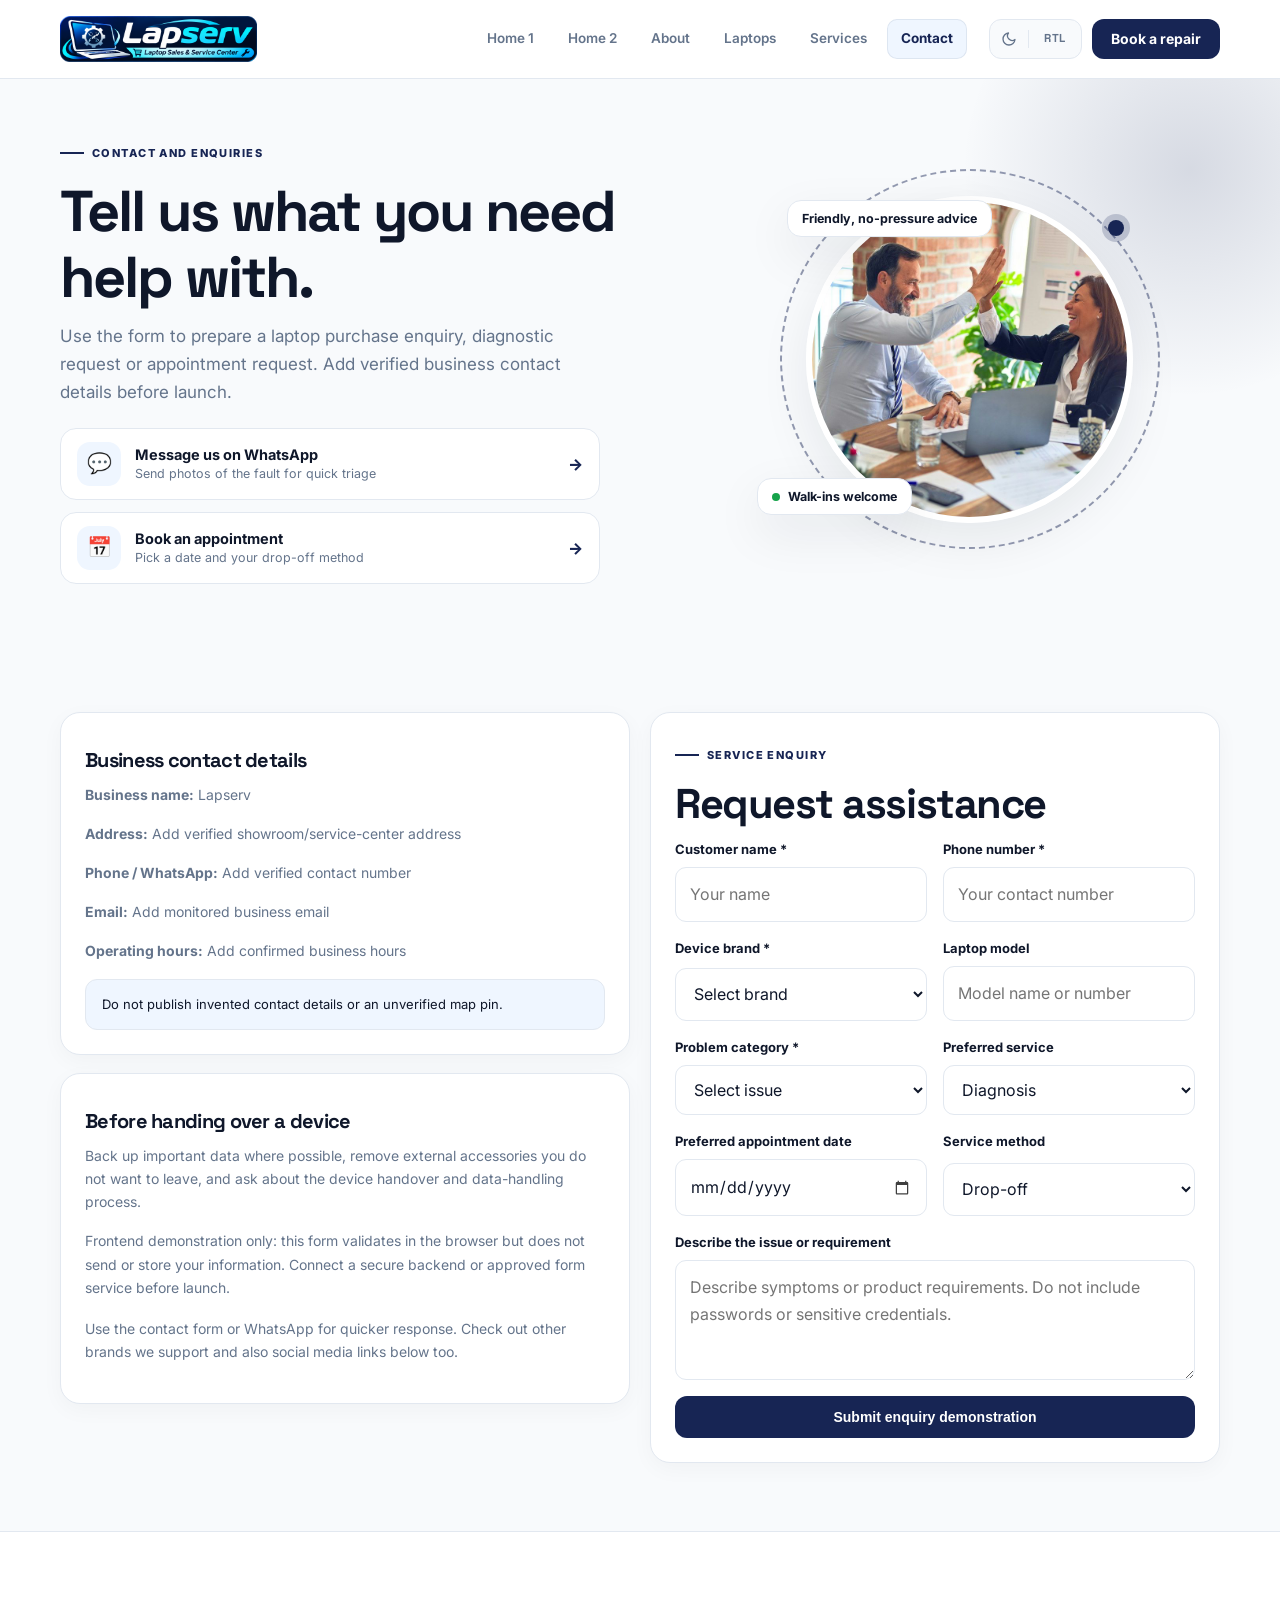
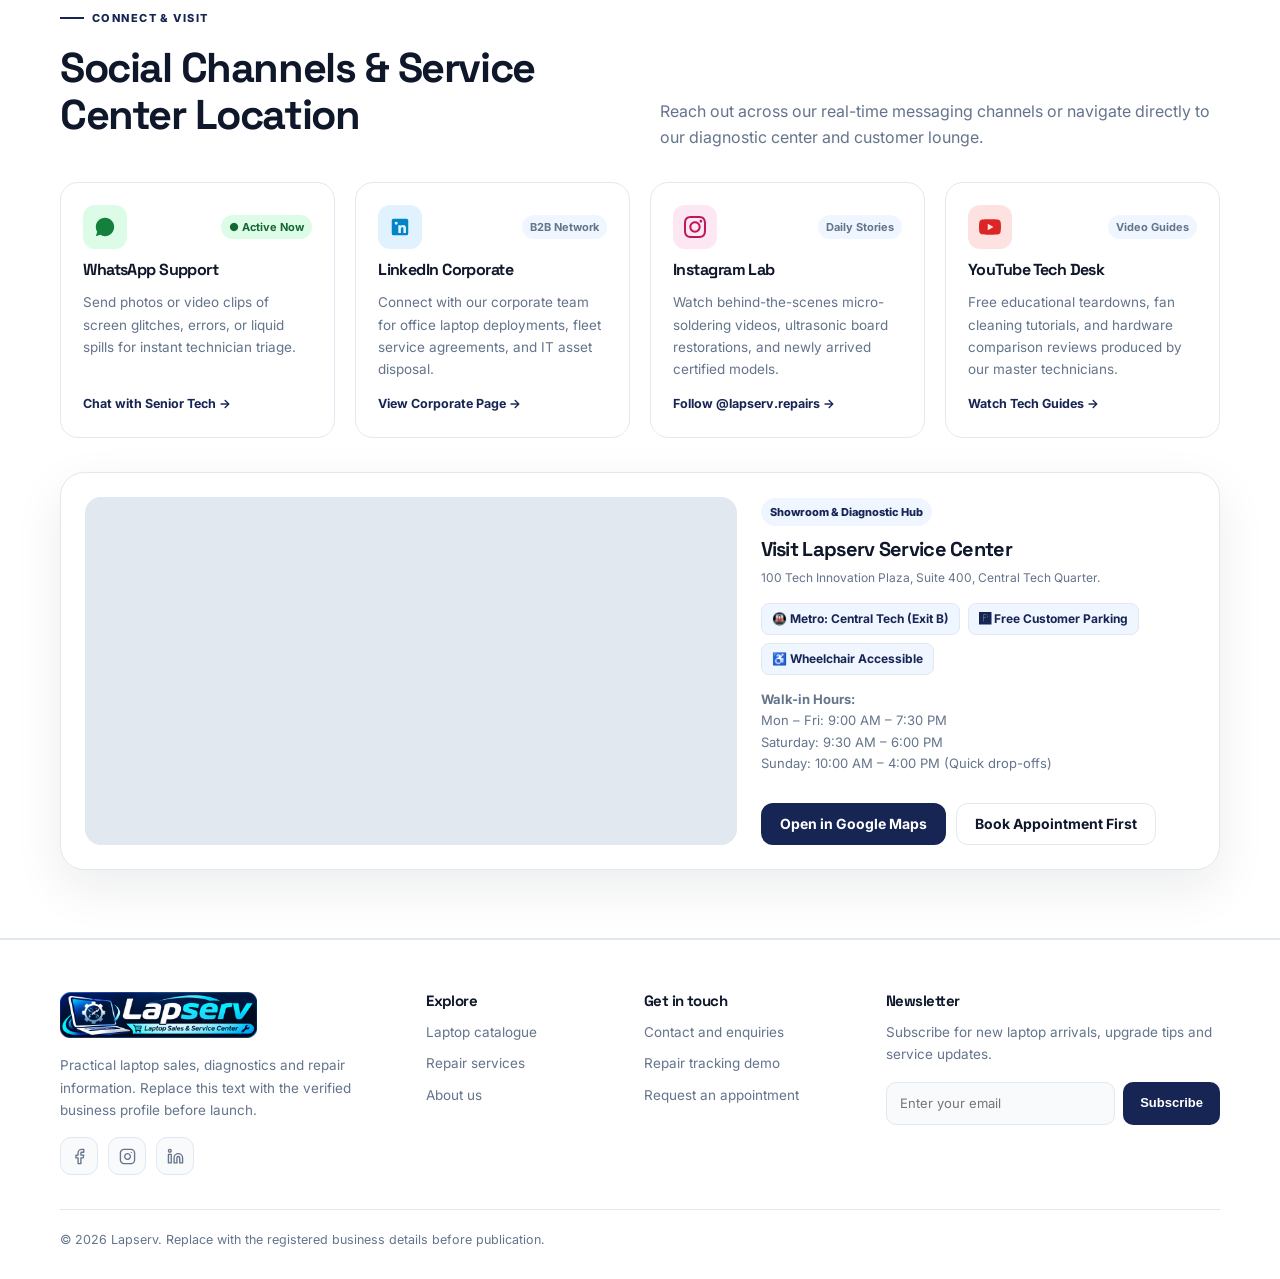
<file: contact.html>
<!doctype html>
<html lang="en" dir="ltr" data-theme="light">

<head>
    <meta charset="utf-8">
    <meta name="viewport" content="width=device-width,initial-scale=1">
    <title>Contact Us | Lapserv</title>
    <meta name="description" content="Contact Lapserv and prepare a repair or product enquiry.">
    <link rel="icon" href="assets/images/favicon.png" type="image/png">
    <link rel="shortcut icon" href="favicon.ico" type="image/x-icon">
    <link rel="apple-touch-icon" href="assets/images/favicon.png">
    <link rel="stylesheet" href="assets/css/style.css">
</head>

<body>

    <header class="site-header">
        <div class="container nav">
            <a class="brand" href="index.html" aria-label="Lapserv Home"><img src="assets/images/logo.png"
                    alt="Lapserv"></a>
            <button class="menu-btn" aria-label="Toggle navigation" aria-expanded="false">☰</button>
            <nav class="nav-links" aria-label="Main navigation">
                <a href="index.html">Home 1</a><a href="home-2.html">Home 2</a><a href="about.html">About</a><a
                    href="laptops.html">Laptops</a><a href="services.html">Services</a><a class="active"
                    aria-current="page" href="contact.html">Contact</a>
                <div class="nav-drawer-actions">
                    <a class="btn btn-primary" href="contact.html">Book a repair</a>
                    <div class="nav-toggles" role="group" aria-label="Display preferences"><button class="icon-btn" type="button"
                            data-theme-toggle aria-label="Toggle light and dark mode"><svg viewBox="0 0 24 24" aria-hidden="true">
                                <path d="M21 12.79A9 9 0 1 1 11.21 3 7 7 0 0 0 21 12.79z" />
                            </svg></button><span class="toggle-divider" aria-hidden="true"></span><button class="icon-btn" type="button"
                                data-dir-toggle aria-label="Toggle text direction"><span data-dir-label>RTL</span></button></div>
                </div>
            </nav>
            <div class="nav-actions">
                <div class="nav-toggles" role="group" aria-label="Display preferences"><button class="icon-btn" type="button"
                        data-theme-toggle aria-label="Toggle light and dark mode"><svg viewBox="0 0 24 24" aria-hidden="true">
                            <path d="M21 12.79A9 9 0 1 1 11.21 3 7 7 0 0 0 21 12.79z" />
                        </svg></button><span class="toggle-divider" aria-hidden="true"></span><button class="icon-btn" type="button"
                            data-dir-toggle aria-label="Toggle text direction"><span data-dir-label>RTL</span></button></div><a
                            class="btn btn-primary" href="contact.html">Book
                    a repair</a>
            </div>
        </div>
        </header>

    <main>
        <section class="hero-contact">
            <div class="container hct-grid">
                <div class="hct-copy"><span class="eyebrow">Contact and enquiries</span>
                    <h1>Tell us what you need help with.</h1>
                    <p>Use the form to prepare a laptop purchase enquiry, diagnostic request or appointment request. Add
                        verified business contact details before launch.</p>
                    <div class="hct-actions">
                        <a class="hct-action" style="--i:0" href="#social-location">
                            <span class="hct-ico" aria-hidden="true">&#128172;</span>
                            <span>
                                <strong>Message us on
                                    WhatsApp</strong>
                                <small>Send photos of the fault for quick
                                    triage</small>
                            </span>
                            <span class="hct-arrow" aria-hidden="true">&rarr;</span>
                        </a>
                        <a class="hct-action" style="--i:1" href="#booking">
                            <span class="hct-ico" aria-hidden="true">
                                &#128197;</span><span><strong>Book an appointment</strong><small>Pick
                                    a date and your drop-off method</small></span><span class="hct-arrow"
                                aria-hidden="true">&rarr;
                            </span>
                        </a>
                    </div>
                </div>
                <div class="hct-visual"><span class="hct-ring"></span>
                    <div class="hct-photo"><img src="assets/images/contact-circle.jpg"
                            alt="Two colleagues celebrating at a desk with a laptop" width="800" height="800"
                            fetchpriority="high"></div><span class="float-chip hct-chip c1"><i
                            class="chip-dot"></i>Walk-ins
                        welcome</span><span class="float-chip hct-chip c2">Friendly,
                        no-pressure advice</span>
                </div>
            </div>
        </section>
        <section class="section">
            <div class="container grid grid-2">
                <div>
                    <div class="card">
                        <h3>Business contact details</h3>
                        <p><strong>Business name:</strong> Lapserv</p>
                        <p><strong>Address:</strong> Add verified showroom/service-center address</p>
                        <p><strong>Phone / WhatsApp:</strong> Add verified contact number</p>
                        <p><strong>Email:</strong> Add monitored business email</p>
                        <p><strong>Operating hours:</strong> Add confirmed business hours</p>
                        <div class="notice">Do not publish invented contact details or an unverified map pin.</div>
                    </div>
                    <div class="card" style="margin-top:18px">
                        <h3>Before handing over a device</h3>
                        <p>Back up important data where possible, remove external accessories you do not want to leave,
                            and ask about the device handover and data-handling process.</p>
                        <p class="muted-small">Frontend demonstration only: this form validates in the browser but does
                            not
                            send or store your information. Connect a secure backend or approved form service before
                            launch.
                        </p>
                        <p ed-s style="margin-top:18px"> Use the contact form or WhatsApp for quicker response. Check
                            out other
                            brands we support and also social media links below too.</p>
                    </div>

                </div>
                <div class="card" id="booking"><span class="eyebrow">Service enquiry</span>
                    <h2>Request assistance</h2>
                    <form data-demo-form>
                        <div class="form-grid">
                            <div class="form-field"><label for="name">Customer name *</label><input class="field" id="name" required
                                    placeholder="Your name"></div>
                            <div class="form-field"><label for="phone">Phone number *</label><input class="field" id="phone" type="tel" required
                                    placeholder="Your contact number"></div>
                            <div class="form-field"><label for="brand">Device brand *</label><select id="brand" required>
                                    <option value="">Select brand</option>
                                    <option>Apple</option>
                                    <option>ASUS</option>
                                    <option>Dell</option>
                                    <option>HP</option>
                                    <option>Lenovo</option>
                                    <option>Acer</option>
                                    <option>Other</option>
                                </select></div>
                            <div class="form-field"><label for="model">Laptop model</label><input class="field" id="model"
                                    placeholder="Model name or number"></div>
                            <div class="form-field"><label for="issue">Problem category *</label><select id="issue" required>
                                    <option value="">Select issue</option>
                                    <option>Screen</option>
                                    <option>Keyboard / hinge</option>
                                    <option>Motherboard</option>
                                    <option>Battery / charging</option>
                                    <option>Liquid damage</option>
                                    <option>Performance / upgrade</option>
                                    <option>Product purchase</option>
                                    <option>Other</option>
                                </select></div>
                            <div class="form-field"><label for="service">Preferred service</label><select id="service">
                                    <option>Diagnosis</option>
                                    <option>Repair</option>
                                    <option>Upgrade</option>
                                    <option>Product enquiry</option>
                                </select></div>
                            <div class="form-field"><label for="date">Preferred appointment date</label><input class="field" id="date" type="date">
                            </div>
                            <div class="form-field"><label for="method">Service method</label><select id="method">
                                    <option>Drop-off</option>
                                    <option>Doorstep (if available)</option>
                                    <option>Discuss with Lapserv</option>
                                </select></div>
                            <div class="form-field full"><label for="details">Describe the issue or
                                    requirement</label><textarea id="details"
                                    placeholder="Describe symptoms or product requirements. Do not include passwords or sensitive credentials."></textarea>
                            </div>
                            <div class="form-field full"><button class="btn btn-primary" type="submit">Submit enquiry
                                    demonstration</button>
                                <div class="form-result toast hidden" aria-live="polite"></div>
                            </div>
                        </div>
                    </form>
                </div>
            </div>
        </section>

        <!-- NEW SECTION: Social Connections Hub & Real Interactive Map Section -->
        <section class="section alt" id="social-location">
            <div class="container">
                <div class="section-head">
                    <div><span class="eyebrow">Connect & Visit</span>
                        <h2>Social Channels & Service Center Location</h2>
                    </div>
                    <p>Reach out across our real-time messaging channels or navigate directly to our diagnostic center
                        and customer lounge.</p>
                </div>

                <div class="social-hub-grid">
                    <a class="social-hub-card" href="https://wa.me/15550192834" target="_blank" rel="noopener">
                        <div>
                            <div class="social-hub-top">
                                <div class="social-hub-icon whatsapp"><svg viewBox="0 0 24 24">
                                        <path
                                            d="M17.472 14.382c-.301-.15-1.776-.876-2.051-.976-.275-.1-.475-.15-.675.15-.2.3-.776.976-.95 1.176-.176.2-.351.226-.652.076-.301-.15-1.27-.468-2.42-1.493-.894-.799-1.498-1.786-1.674-2.087-.175-.3-.018-.462.132-.611.135-.135.301-.35.451-.526.151-.175.2-.3.301-.5.1-.2.05-.375-.025-.525-.075-.15-.676-1.63-.926-2.23-.244-.585-.492-.505-.676-.515-.175-.01-.375-.01-.576-.01s-.525.075-.8.375c-.275.3-1.05 1.026-1.05 2.502 0 1.477 1.076 2.903 1.226 3.103.15.2 2.118 3.235 5.132 4.538.717.31 1.278.495 1.716.634.721.23 1.378.197 1.9.12.58-.088 1.776-.726 2.026-1.427.25-.701.25-1.302.175-1.427-.075-.125-.275-.2-.576-.35zM12 2C6.477 2 2 6.477 2 12c0 1.94.555 3.75 1.516 5.283L2 22l4.838-1.472A9.957 9.957 0 0012 22c5.523 0 10-4.477 10-10S17.523 2 12 2z" />
                                    </svg></div>
                                <span class="social-status-pill live">● Active Now</span>
                            </div>
                            <h4>WhatsApp Support</h4>
                            <p class="muted-small">Send photos or video clips of screen glitches, errors, or liquid
                                spills for instant technician triage.</p>
                        </div>
                        <div class="social-hub-cta">Chat with Senior Tech →</div>
                        </a>

                    <a class="social-hub-card" href="https://linkedin.com" target="_blank" rel="noopener">
                        <div>
                            <div class="social-hub-top">
                                <div class="social-hub-icon linkedin"><svg viewBox="0 0 24 24">
                                        <path
                                            d="M19 3a2 2 0 0 1 2 2v14a2 2 0 0 1-2 2H5a2 2 0 0 1-2-2V5a2 2 0 0 1 2-2h14m-.5 15.5v-5.3a3.26 3.26 0 0 0-3.26-3.26c-.85 0-1.84.52-2.28 1.3v-1.11h-2.79v8.37h2.79v-4.93c0-.77.62-1.4 1.39-1.4a1.4 1.4 0 0 1 1.4 1.4v4.93h2.75M6.46 10.9h2.77v8.37H6.46V10.9M7.85 6.25a1.62 1.62 0 1 0 0 3.24 1.62 1.62 0 0 0 0-3.24z" />
                                    </svg></div>
                                <span class="social-status-pill">B2B Network</span>
                            </div>
                            <h4>LinkedIn Corporate</h4>
                            <p class="muted-small">Connect with our corporate team for office laptop deployments, fleet
                                service agreements, and IT asset disposal.</p>
                        </div>
                        <div class="social-hub-cta">View Corporate Page →</div>
                        </a>

                    <a class="social-hub-card" href="https://instagram.com" target="_blank" rel="noopener">
                        <div>
                            <div class="social-hub-top">
                                <div class="social-hub-icon instagram"><svg viewBox="0 0 24 24">
                                        <path
                                            d="M12 2.163c3.204 0 3.584.012 4.85.07 3.252.148 4.771 1.691 4.919 4.919.058 1.265.069 1.645.069 4.849 0 3.205-.012 3.584-.069 4.849-.149 3.225-1.664 4.771-4.919 4.919-1.266.058-1.644.07-4.85.07-3.204 0-3.584-.012-4.849-.07-3.26-.149-4.771-1.699-4.919-4.92-.058-1.265-.07-1.644-.07-4.849 0-3.204.013-3.583.07-4.849.149-3.227 1.664-4.771 4.919-4.919 1.266-.057 1.645-.069 4.849-.069zm0-2.163c-3.259 0-3.667.014-4.947.072-4.358.2-6.78 2.618-6.98 6.98-.059 1.281-.073 1.689-.073 4.948 0 3.259.014 3.668.072 4.948.2 4.358 2.618 6.78 6.98 6.98 1.281.058 1.689.072 4.948.072 3.259 0 3.668-.014 4.948-.072 4.354-.2 6.782-2.618 6.979-6.98.059-1.28.073-1.689.073-4.948 0-3.259-.014-3.667-.072-4.947-.196-4.354-2.617-6.78-6.979-6.98-1.281-.059-1.69-.073-4.949-.073zm0 5.838c-3.403 0-6.162 2.759-6.162 6.162s2.759 6.163 6.162 6.163 6.162-2.759 6.162-6.163c0-3.403-2.759-6.162-6.162-6.162zm0 10.162c-2.209 0-4-1.79-4-4 0-2.209 1.791-4 4-4s4 1.791 4 4c0 2.21-1.791 4-4 4zm6.406-11.845c-.796 0-1.441.645-1.441 1.44s.645 1.44 1.441 1.44c.795 0 1.439-.645 1.439-1.44s-.644-1.44-1.439-1.44z" />
                                    </svg></div>
                                <span class="social-status-pill">Daily Stories</span>
                            </div>
                            <h4>Instagram Lab</h4>
                            <p class="muted-small">Watch behind-the-scenes micro-soldering videos, ultrasonic board
                                restorations, and newly arrived certified models.</p>
                        </div>
                        <div class="social-hub-cta">Follow @lapserv.repairs →</div>
                        </a>

                    <a class="social-hub-card" href="https://youtube.com" target="_blank" rel="noopener">
                        <div>
                            <div class="social-hub-top">
                                <div class="social-hub-icon youtube"><svg viewBox="0 0 24 24">
                                        <path
                                            d="M23.498 6.186a3.016 3.016 0 0 0-2.122-2.136C19.505 3.545 12 3.545 12 3.545s-7.505 0-9.377.505A3.017 3.017 0 0 0 .502 6.186C0 8.07 0 12 0 12s0 3.93.502 5.814a3.016 3.016 0 0 0 2.122 2.136c1.871.505 9.376.505 9.376.505s7.505 0 9.377-.505a3.015 3.015 0 0 0 2.122-2.136C24 15.93 24 12 24 12s0-3.93-.502-5.814zM9.545 15.568V8.432L15.818 12l-6.273 3.568z" />
                                    </svg></div>
                                <span class="social-status-pill">Video Guides</span>
                            </div>
                            <h4>YouTube Tech Desk</h4>
                            <p class="muted-small">Free educational teardowns, fan cleaning tutorials, and hardware
                                comparison reviews produced by our master technicians.</p>
                        </div>
                        <div class="social-hub-cta">Watch Tech Guides →</div>
                        </a>
                        </div>

                <!-- Integrated Real Interactive Map Section -->
                <div class="map-embed-wrapper" id="visit">
                    <iframe class="map-iframe-frame" title="Lapserv Center Location Map"
                        src="https://www.google.com/maps/embed?pb=!1m18!1m12!1m3!1d3151.835434509374!2d144.9537353153166!3d-37.81627977975171!2m3!1f0!2f0!3f0!3m2!1i1024!2i768!4f13.1!3m3!1m2!1s0x6ad642af0f11fd81%3A0xf577d1f9b1b1a0b!2sTech%20Innovation%20Hub!5e0!3m2!1sen!2sus!4v1620000000000!5m2!1sen!2sus"
                        allowfullscreen="" loading="lazy" referrerpolicy="no-referrer-when-downgrade"></iframe>
                    <div class="map-info-pane">
                        <div>
                            <span class="tag">Showroom & Diagnostic Hub</span>
                            <h3 style="margin:12px 0 6px">Visit Lapserv Service Center</h3>
                            <p class="muted-small">100 Tech Innovation Plaza, Suite 400, Central Tech Quarter.</p>
                            <div class="transit-pills">
                                <span class="transit-pill">🚇 Metro: Central Tech (Exit B)</span>
                                <span class="transit-pill">🅿 Free Customer Parking</span>
                                <span class="transit-pill">♿ Wheelchair Accessible</span>
                            </div>
                            <p style="font-size:13px;margin:12px 0"><strong>Walk-in Hours:</strong><br>Mon – Fri: 9:00
                                AM – 7:30 PM<br>Saturday: 9:30 AM – 6:00 PM<br>Sunday: 10:00 AM – 4:00 PM (Quick
                                drop-offs)</p>
                        </div>
                        <div style="display:flex;gap:10px;flex-wrap:wrap">
                            <a class="btn btn-primary" href="https://maps.google.com" target="_blank" rel="noopener">Open in Google Maps</a>
                            <a class="btn btn-secondary" href="#booking">Book Appointment First</a>
                            </div>
                            </div>
                            </div>

            </div>
        </section>
        </main>

    <footer class="footer">
        <div class="container">
            <div class="footer-grid">
                <div><a class="brand" href="index.html" aria-label="Lapserv Home"><img src="assets/images/logo.png" alt="Lapserv"></a>
                    <p>Practical laptop sales, diagnostics and repair information. Replace this text with the verified
                        business profile before launch.</p>
                    <div class="social-links" aria-label="Social media"><a class="social-btn" href="#facebook"
                            aria-label="Lapserv on Facebook"><svg viewBox="0 0 24 24" aria-hidden="true">
                                <path d="M18 2h-3a5 5 0 0 0-5 5v3H7v4h3v8h4v-8h3l1-4h-4V7a1 1 0 0 1 1-1h3z" />
                            </svg></a><a class="social-btn" href="#instagram" aria-label="Lapserv on Instagram"><svg viewBox="0 0 24 24"
                                    aria-hidden="true">
                                <rect x="2" y="2" width="20" height="20" rx="5" ry="5" />
                                <path d="M16 11.37A4 4 0 1 1 12.63 8 4 4 0 0 1 16 11.37z" />
                                <line x1="17.5" y1="6.5" x2="17.51" y2="6.5" />
                            </svg></a><a class="social-btn" href="#linkedin" aria-label="Lapserv on LinkedIn"><svg viewBox="0 0 24 24"
                                    aria-hidden="true">
                                    <path d="M16 8a6 6 0 0 1 6 6v7h-4v-7a2 2 0 0 0-2-2 2 2 0 0 0-2 2v7h-4v-7a6 6 0 0 1 6-6z" />
                                <rect x="2" y="9" width="4" height="12" />
                                <circle cx="4" cy="4" r="2" />
                            </svg></a></div>
                </div>
                <div>
                    <h3>Explore</h3>
                    <div class="footer-links"><a href="laptops.html">Laptop catalogue</a><a href="services.html">Repair
                            services</a><a href="about.html">About us</a></div>
                </div>
                <div>
                    <h3>Get in touch</h3>
                    <div class="footer-links"><a href="contact.html">Contact and enquiries</a><a href="services.html#tracking">Repair
                            tracking demo</a><a href="contact.html#booking">Request
                            an appointment</a></div>
                </div>
                <div>
                    <h3>Newsletter</h3>
                    <p>Subscribe for new laptop arrivals, upgrade tips and service updates.</p>
                    <form class="newsletter-form" data-newsletter-form><input class="field" type="email" name="email" required
                            placeholder="Enter your email" aria-label="Email address"><button class="btn btn-primary"
                            type="submit">Subscribe</button></form>
                    <div class="newsletter-msg hidden" aria-live="polite"></div>
                </div>
            </div>
            <div class="copyright">© <span data-year></span> Lapserv. Replace with the registered business details
                before publication.</div>
            </div>
            </footer>
            <script src="assets/js/main.js"></script>

</body>

</html>
</file>
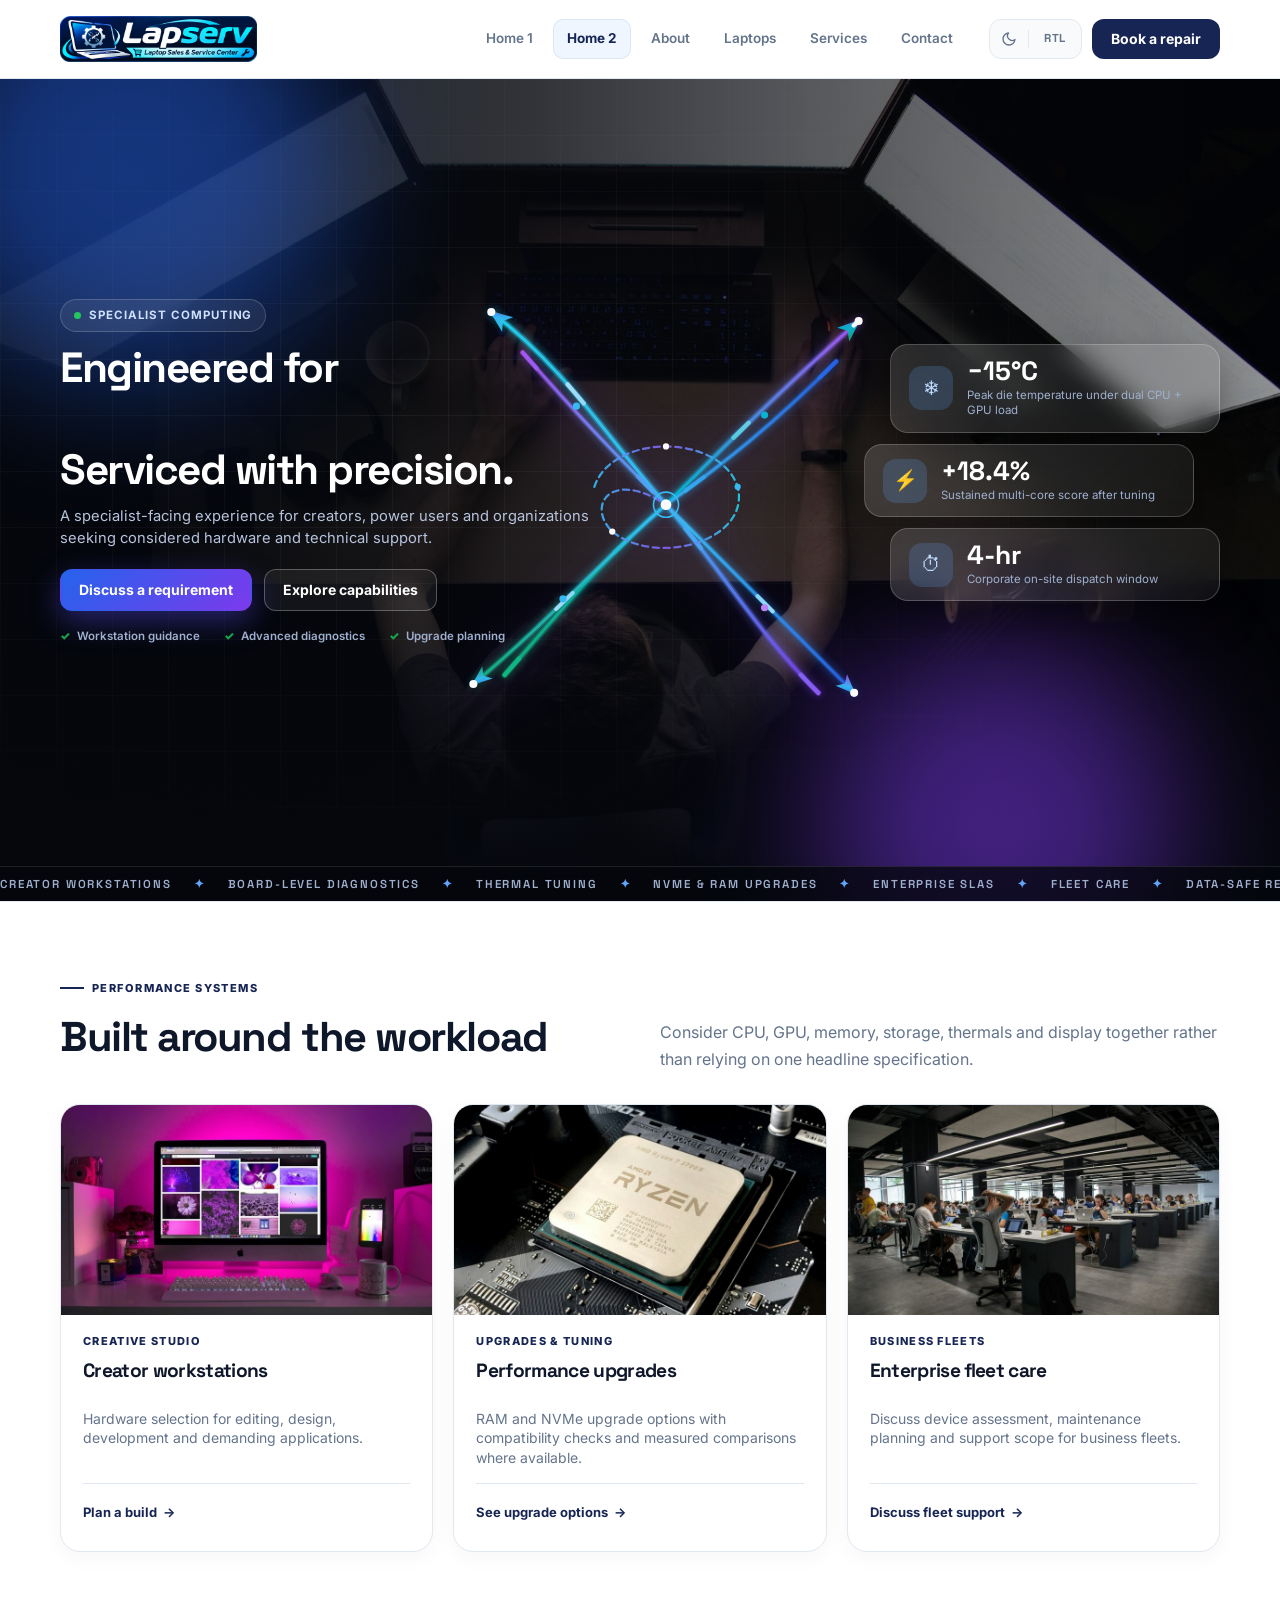
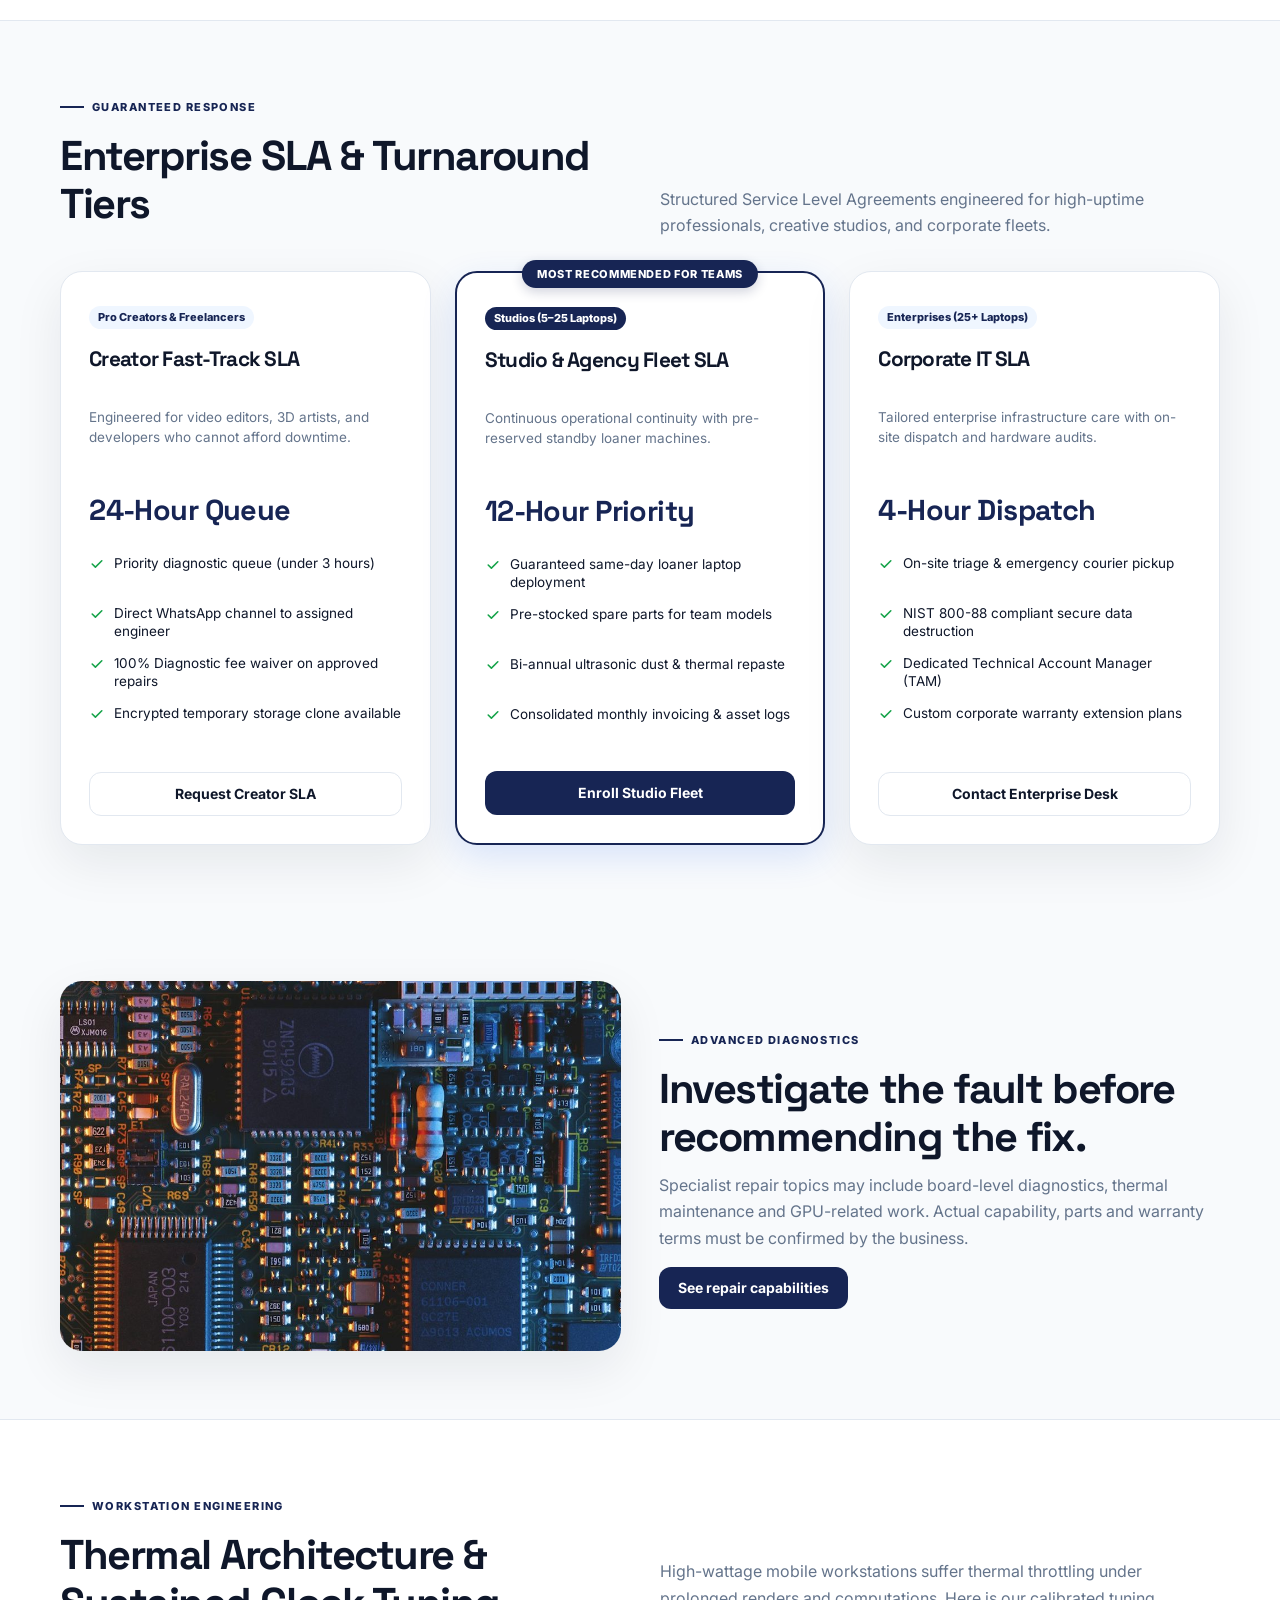
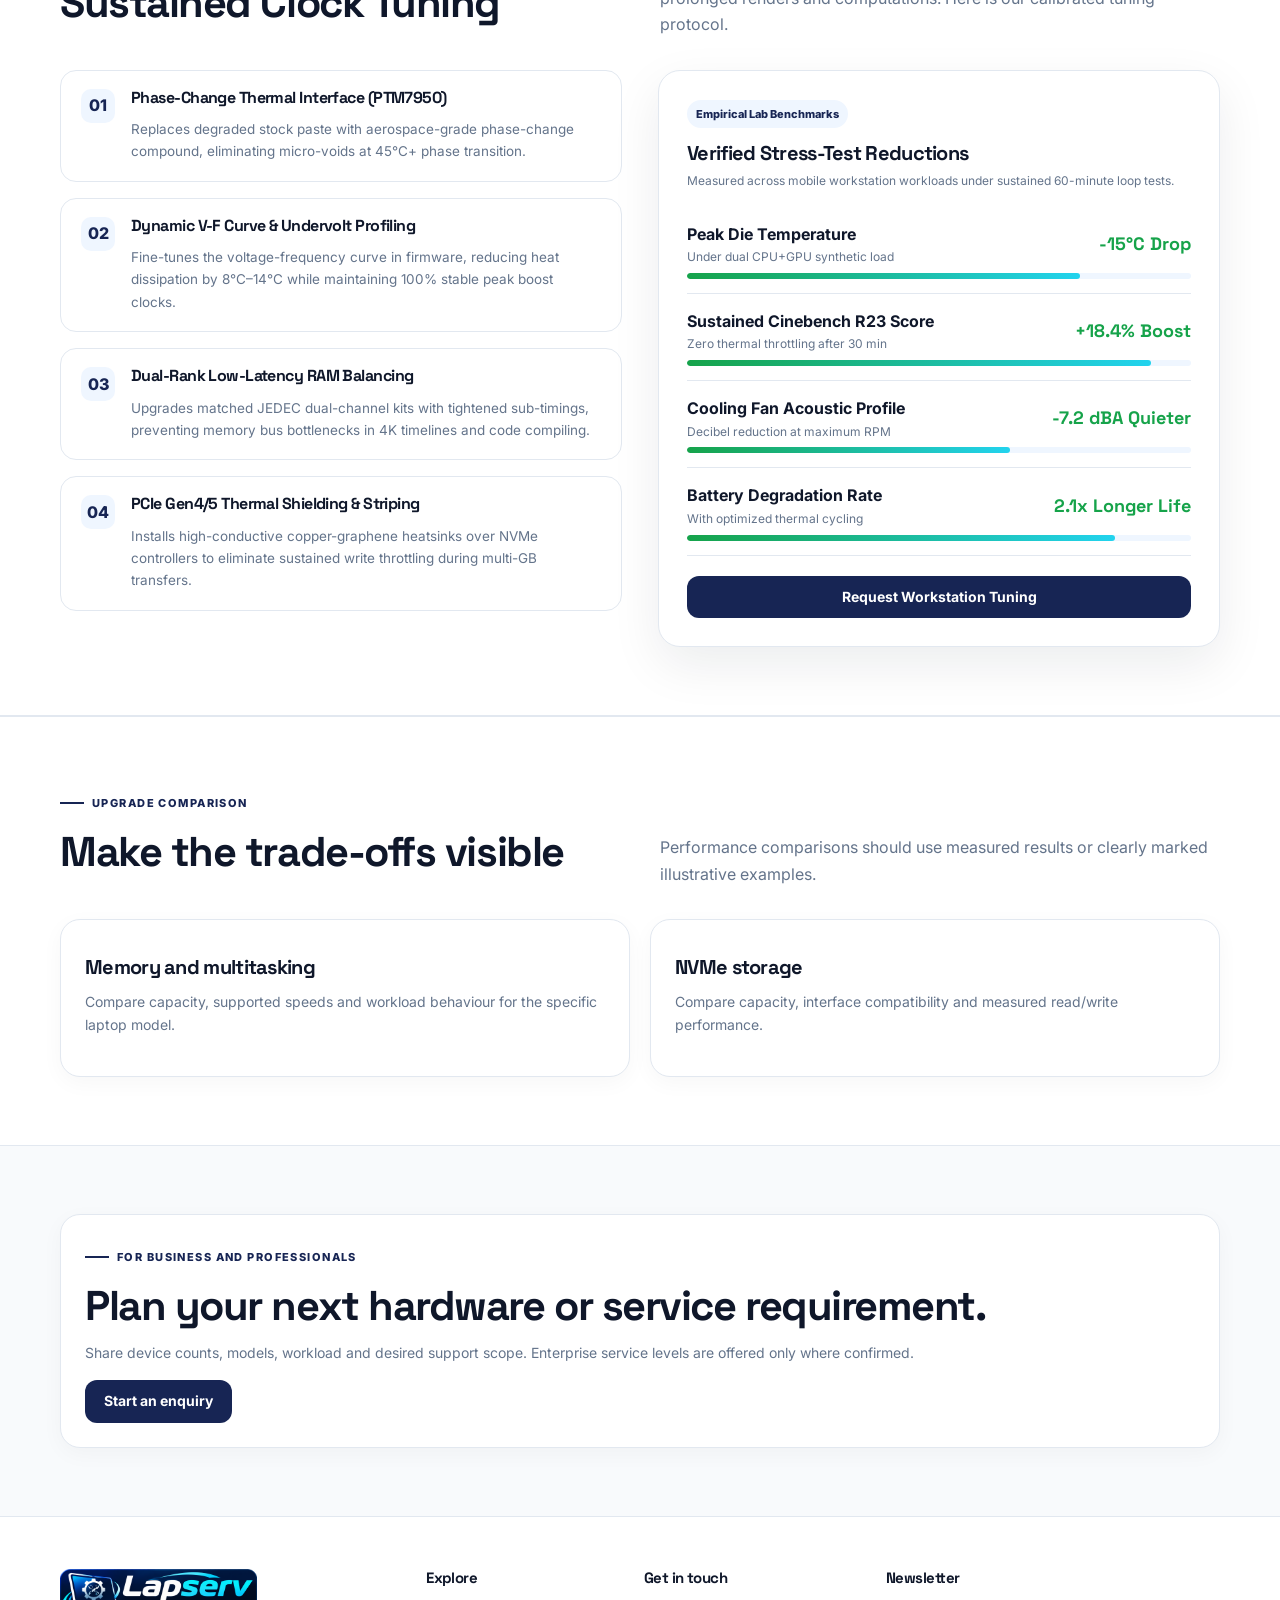
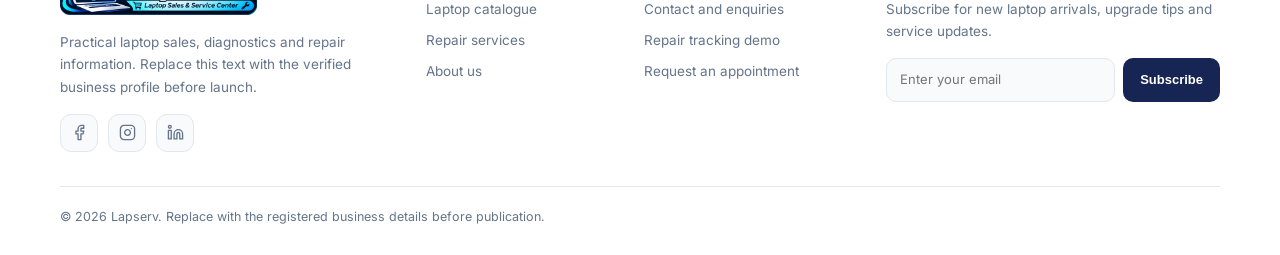
<file: home-2.html>
<!doctype html>
<html lang="en" dir="ltr" data-theme="light"><head><meta charset="utf-8"><meta name="viewport" content="width=device-width,initial-scale=1">
<title>Home 2 – Premium | Lapserv</title><meta name="description" content="Lapserv – Premium workstation, advanced diagnostics and enterprise IT services.">
<link rel="icon" href="assets/images/favicon.png" type="image/png"><link rel="shortcut icon" href="favicon.ico" type="image/x-icon"><link rel="apple-touch-icon" href="assets/images/favicon.png"><link rel="stylesheet" href="assets/css/style.css"></head><body>

<header class="site-header"><div class="container nav">
<a class="brand" href="index.html" aria-label="Lapserv Home"><img src="assets/images/logo.png" alt="Lapserv"></a>
<button class="menu-btn" aria-label="Toggle navigation" aria-expanded="false">☰</button>
<nav class="nav-links" aria-label="Main navigation">
<a href="index.html">Home 1</a><a class="active" aria-current="page" href="home-2.html">Home 2</a><a href="about.html">About</a><a href="laptops.html">Laptops</a><a href="services.html">Services</a><a href="contact.html">Contact</a>
<div class="nav-drawer-actions">
<a class="btn btn-primary" href="contact.html">Book a repair</a>
<div class="nav-toggles" role="group" aria-label="Display preferences"><button class="icon-btn" type="button" data-theme-toggle aria-label="Toggle light and dark mode"><svg viewBox="0 0 24 24" aria-hidden="true"><path d="M21 12.79A9 9 0 1 1 11.21 3 7 7 0 0 0 21 12.79z"/></svg></button><span class="toggle-divider" aria-hidden="true"></span><button class="icon-btn" type="button" data-dir-toggle aria-label="Toggle text direction"><span data-dir-label>RTL</span></button></div>
</div>
</nav>
<div class="nav-actions"><div class="nav-toggles" role="group" aria-label="Display preferences"><button class="icon-btn" type="button" data-theme-toggle aria-label="Toggle light and dark mode"><svg viewBox="0 0 24 24" aria-hidden="true"><path d="M21 12.79A9 9 0 1 1 11.21 3 7 7 0 0 0 21 12.79z"/></svg></button><span class="toggle-divider" aria-hidden="true"></span><button class="icon-btn" type="button" data-dir-toggle aria-label="Toggle text direction"><span data-dir-label>RTL</span></button></div><a class="btn btn-primary" href="contact.html">Book a repair</a></div>
</div></header>

<main>
<section class="hero-cinema" id="top">
<div class="hc-bg"><img src="assets/images/home2-hero.jpg" alt="Overhead view of a creator working at a glowing triple-monitor workstation" width="1920" height="1080" fetchpriority="high"></div>
<div class="hc-overlay"></div><div class="hc-gridlines"></div><span class="hc-orb hc-orb-1"></span><span class="hc-orb hc-orb-2"></span>
<!-- Connection flow curves & 4-way passing arrows across the workstation focal zone -->
<div class="flow-connections flow-home2-center" aria-hidden="true">
<svg class="flow-svg flow-home2-svg" viewBox="0 0 600 540" fill="none" xmlns="http://www.w3.org/2000/svg">
  <defs>
    <linearGradient id="h2GradTL" x1="100%" y1="100%" x2="0%" y2="0%">
      <stop offset="0%" stop-color="#7c3aed" stop-opacity="0.9" />
      <stop offset="50%" stop-color="#38bdf8" stop-opacity="0.95" />
      <stop offset="100%" stop-color="#22d3ee" stop-opacity="0.95" />
    </linearGradient>
    <linearGradient id="h2GradTR" x1="0%" y1="100%" x2="100%" y2="0%">
      <stop offset="0%" stop-color="#10b981" stop-opacity="0.85" />
      <stop offset="50%" stop-color="#06b6d4" stop-opacity="0.95" />
      <stop offset="100%" stop-color="#a855f7" stop-opacity="0.95" />
    </linearGradient>
    <linearGradient id="h2GradBL" x1="100%" y1="0%" x2="0%" y2="100%">
      <stop offset="0%" stop-color="#2563eb" stop-opacity="0.9" />
      <stop offset="50%" stop-color="#38bdf8" stop-opacity="0.95" />
      <stop offset="100%" stop-color="#10b981" stop-opacity="0.9" />
    </linearGradient>
    <linearGradient id="h2GradBR" x1="0%" y1="0%" x2="100%" y2="100%">
      <stop offset="0%" stop-color="#a855f7" stop-opacity="0.9" />
      <stop offset="50%" stop-color="#38bdf8" stop-opacity="0.95" />
      <stop offset="100%" stop-color="#2563eb" stop-opacity="0.9" />
    </linearGradient>
    <linearGradient id="h2GradLoop" x1="0%" y1="50%" x2="100%" y2="50%">
      <stop offset="0%" stop-color="#38bdf8" stop-opacity="0.9" />
      <stop offset="50%" stop-color="#8b5cf6" stop-opacity="0.9" />
      <stop offset="100%" stop-color="#22d3ee" stop-opacity="0.9" />
    </linearGradient>
    <linearGradient id="h2PulseGradTL" x1="100%" y1="100%" x2="0%" y2="0%">
      <stop offset="0%" stop-color="#8b5cf6" />
      <stop offset="50%" stop-color="#38bdf8" />
      <stop offset="100%" stop-color="#ffffff" />
    </linearGradient>
    <linearGradient id="h2PulseGradTR" x1="0%" y1="100%" x2="100%" y2="0%">
      <stop offset="0%" stop-color="#10b981" />
      <stop offset="50%" stop-color="#06b6d4" />
      <stop offset="100%" stop-color="#ffffff" />
    </linearGradient>
    <linearGradient id="h2PulseGradBL" x1="100%" y1="0%" x2="0%" y2="100%">
      <stop offset="0%" stop-color="#2563eb" />
      <stop offset="50%" stop-color="#38bdf8" />
      <stop offset="100%" stop-color="#ffffff" />
    </linearGradient>
    <linearGradient id="h2PulseGradBR" x1="0%" y1="0%" x2="100%" y2="100%">
      <stop offset="0%" stop-color="#a855f7" />
      <stop offset="50%" stop-color="#38bdf8" />
      <stop offset="100%" stop-color="#ffffff" />
    </linearGradient>
    <filter id="h2Glow" x="-20%" y="-20%" width="140%" height="140%">
      <feGaussianBlur stdDeviation="5" result="blur" />
      <feComposite in="SourceGraphic" in2="blur" operator="over" />
    </filter>
    <marker id="h2ArrowTL" viewBox="0 0 12 12" refX="10" refY="6" markerWidth="9" markerHeight="9" orient="auto-start-reverse">
      <path d="M 1 2 L 11 6 L 1 10 L 3.5 6 Z" fill="url(#h2GradTL)" />
    </marker>
    <marker id="h2ArrowTR" viewBox="0 0 12 12" refX="10" refY="6" markerWidth="9" markerHeight="9" orient="auto-start-reverse">
      <path d="M 1 2 L 11 6 L 1 10 L 3.5 6 Z" fill="url(#h2GradTR)" />
    </marker>
    <marker id="h2ArrowBL" viewBox="0 0 12 12" refX="10" refY="6" markerWidth="9" markerHeight="9" orient="auto-start-reverse">
      <path d="M 1 2 L 11 6 L 1 10 L 3.5 6 Z" fill="url(#h2GradBL)" />
    </marker>
    <marker id="h2ArrowBR" viewBox="0 0 12 12" refX="10" refY="6" markerWidth="9" markerHeight="9" orient="auto-start-reverse">
      <path d="M 1 2 L 11 6 L 1 10 L 3.5 6 Z" fill="url(#h2GradBR)" />
    </marker>
  </defs>
  <g opacity="0.55" filter="url(#h2Glow)">
    <path class="flow-bg-glow" d="M 470 480 C 400 410 360 340 300 270 C 230 190 190 120 105 55" stroke="url(#h2GradTL)" stroke-width="7" stroke-linecap="round" fill="none" />
    <path class="flow-bg-glow" d="M 120 460 C 190 380 230 330 300 270 C 370 200 430 140 515 65" stroke="url(#h2GradTR)" stroke-width="7" stroke-linecap="round" fill="none" />
    <path class="flow-bg-glow" d="M 490 110 C 420 180 370 220 300 270 C 230 330 170 400 85 470" stroke="url(#h2GradBL)" stroke-width="6" stroke-linecap="round" fill="none" />
    <path class="flow-bg-glow" d="M 140 100 C 210 180 250 220 300 270 C 360 330 430 400 510 480" stroke="url(#h2GradBR)" stroke-width="6" stroke-linecap="round" fill="none" />
  </g>
  <path class="flow-path flow-main-tl" d="M 470 480 C 400 410 360 340 300 270 C 230 190 190 120 105 55" stroke="url(#h2GradTL)" stroke-width="3.4" stroke-linecap="round" fill="none" marker-end="url(#h2ArrowTL)" />
  <path class="flow-pulse flow-pulse-tl" d="M 470 480 C 400 410 360 340 300 270 C 230 190 190 120 105 55" stroke="url(#h2PulseGradTL)" stroke-width="4.8" stroke-linecap="round" stroke-dasharray="28 180" fill="none" />
  <path class="flow-path flow-main-tr" d="M 120 460 C 190 380 230 330 300 270 C 370 200 430 140 515 65" stroke="url(#h2GradTR)" stroke-width="3.4" stroke-linecap="round" fill="none" marker-end="url(#h2ArrowTR)" />
  <path class="flow-pulse flow-pulse-tr" d="M 120 460 C 190 380 230 330 300 270 C 370 200 430 140 515 65" stroke="url(#h2PulseGradTR)" stroke-width="4.8" stroke-linecap="round" stroke-dasharray="24 160" fill="none" />
  <path class="flow-path flow-main-bl" d="M 490 110 C 420 180 370 220 300 270 C 230 330 170 400 85 470" stroke="url(#h2GradBL)" stroke-width="3" stroke-linecap="round" fill="none" marker-end="url(#h2ArrowBL)" />
  <path class="flow-pulse flow-pulse-bl" d="M 490 110 C 420 180 370 220 300 270 C 230 330 170 400 85 470" stroke="url(#h2PulseGradBL)" stroke-width="4.4" stroke-linecap="round" stroke-dasharray="26 170" fill="none" />
  <path class="flow-path flow-main-br" d="M 140 100 C 210 180 250 220 300 270 C 360 330 430 400 510 480" stroke="url(#h2GradBR)" stroke-width="3" stroke-linecap="round" fill="none" marker-end="url(#h2ArrowBR)" />
  <path class="flow-pulse flow-pulse-br" d="M 140 100 C 210 180 250 220 300 270 C 360 330 430 400 510 480" stroke="url(#h2PulseGradBR)" stroke-width="4.4" stroke-linecap="round" stroke-dasharray="24 165" fill="none" />
  <path class="flow-path flow-main-loop" d="M 220 250 C 240 190 360 190 380 250 C 395 310 290 340 240 300 C 210 270 240 230 300 270" stroke="url(#h2GradLoop)" stroke-width="2.5" stroke-dasharray="7 5" stroke-linecap="round" fill="none" />
  <g class="flow-nodes">
    <circle cx="300" cy="270" r="14" stroke="#38bdf8" stroke-width="1.8" fill="none" class="flow-ring-pulse" />
    <circle cx="300" cy="270" r="6" fill="#ffffff" class="flow-node node-pulse" />
    <circle cx="105" cy="55" r="4.5" fill="#ffffff" class="flow-node" />
    <circle cx="200" cy="160" r="4" fill="#38bdf8" class="flow-node" />
    <circle cx="515" cy="65" r="4.5" fill="#ffffff" class="flow-node" />
    <circle cx="410" cy="170" r="4" fill="#06b6d4" class="flow-node" />
    <circle cx="85" cy="470" r="4.5" fill="#ffffff" class="flow-node" />
    <circle cx="185" cy="375" r="4" fill="#38bdf8" class="flow-node" />
    <circle cx="510" cy="480" r="4.5" fill="#ffffff" class="flow-node" />
    <circle cx="410" cy="385" r="4" fill="#c084fc" class="flow-node" />
    <circle cx="300" cy="205" r="3.5" fill="#ffffff" class="flow-node" />
    <circle cx="380" cy="250" r="3.5" fill="#38bdf8" class="flow-node" />
    <circle cx="240" cy="300" r="3.5" fill="#ffffff" class="flow-node" />
  </g>
</svg>
</div>

<div class="container hc-inner">
<div class="hc-copy">
<span class="hc-badge"><i></i>Specialist computing</span>
<h1 aria-label="Engineered for performance. Serviced with precision."><span class="hc-line">Engineered for</span><span class="rotator" aria-hidden="true"><span>performance.</span><span>creators.</span><span>uptime.</span></span><span class="hc-line">Serviced with precision.</span></h1>
<p>A specialist-facing experience for creators, power users and organizations seeking considered hardware and technical support.</p>
<div class="actions"><a class="btn btn-primary" href="contact.html">Discuss a requirement</a><a class="btn btn-ghost" href="services.html">Explore capabilities</a></div>
<div class="trust-row"><span>Workstation guidance</span><span>Advanced diagnostics</span><span>Upgrade planning</span></div>
</div>
<div class="hc-cards" aria-label="Lab benchmark highlights">
<div class="hc-card"><span class="ic" aria-hidden="true">&#10052;</span><strong><span data-count="15" data-prefix="&minus;" data-suffix="&deg;C">&minus;15&deg;C</span></strong><small>Peak die temperature under dual CPU + GPU load</small></div>
<div class="hc-card"><span class="ic" aria-hidden="true">&#9889;</span><strong><span data-count="18.4" data-decimals="1" data-prefix="+" data-suffix="%">+18.4%</span></strong><small>Sustained multi-core score after tuning</small></div>
<div class="hc-card"><span class="ic" aria-hidden="true">&#9201;</span><strong><span data-count="4" data-suffix="-hr">4-hr</span></strong><small>Corporate on-site dispatch window</small></div>
</div>
</div>
<div class="hc-marquee" aria-hidden="true"><div class="hc-track"><span>Creator workstations</span><span>Board-level diagnostics</span><span>Thermal tuning</span><span>NVMe &amp; RAM upgrades</span><span>Enterprise SLAs</span><span>Fleet care</span><span>Data-safe repairs</span><span>Creator workstations</span><span>Board-level diagnostics</span><span>Thermal tuning</span><span>NVMe &amp; RAM upgrades</span><span>Enterprise SLAs</span><span>Fleet care</span><span>Data-safe repairs</span></div></div>
</section>
<section class="section alt"><div class="container"><div class="section-head reveal"><div><span class="eyebrow">Performance systems</span><h2>Built around the workload</h2></div><p>Consider CPU, GPU, memory, storage, thermals and display together rather than relying on one headline specification.</p></div><div class="grid grid-3"><article class="card media-card reveal" style="--d:0s"><div class="media"><img src="assets/images/perf-creator.jpg" alt="Creative desktop workstation glowing with pink studio lighting" loading="lazy" width="800" height="500"></div><div class="card-body"><span class="card-eyebrow">Creative studio</span><h3>Creator workstations</h3><p class="card-sub">Hardware selection for editing, design, development and demanding applications.</p><div class="card-links"><a class="link-arrow" href="contact.html">Plan a build</a></div></div></article><article class="card media-card reveal" style="--d:.12s"><div class="media"><img src="assets/images/perf-upgrade.jpg" alt="Processor seated in the socket of a motherboard" loading="lazy" width="800" height="500"></div><div class="card-body"><span class="card-eyebrow">Upgrades &amp; tuning</span><h3>Performance upgrades</h3><p class="card-sub">RAM and NVMe upgrade options with compatibility checks and measured comparisons where available.</p><div class="card-links"><a class="link-arrow" href="services.html">See upgrade options</a></div></div></article><article class="card media-card reveal" style="--d:.24s"><div class="media"><img src="assets/images/perf-fleet.jpg" alt="Large open-plan office with rows of employee workstations" loading="lazy" width="800" height="500"></div><div class="card-body"><span class="card-eyebrow">Business fleets</span><h3>Enterprise fleet care</h3><p class="card-sub">Discuss device assessment, maintenance planning and support scope for business fleets.</p><div class="card-links"><a class="link-arrow" href="contact.html">Discuss fleet support</a></div></div></article></div></div></section>

<!-- NEW SECTION 1: Enterprise SLA & Guaranteed Turnaround Matrix -->
<section class="section" id="enterprise-sla"><div class="container">
<div class="section-head reveal"><div><span class="eyebrow">Guaranteed response</span><h2>Enterprise SLA & Turnaround Tiers</h2></div><p>Structured Service Level Agreements engineered for high-uptime professionals, creative studios, and corporate fleets.</p></div>
<div class="sla-matrix-grid">
<div class="sla-card reveal" style="--d:0s">
<div class="sla-header">
<div class="sla-tag-wrap"><span class="tag">Pro Creators &amp; Freelancers</span></div>
<h3 class="sla-title">Creator Fast-Track SLA</h3>
<p class="sla-desc">Engineered for video editors, 3D artists, and developers who cannot afford downtime.</p>
</div>
<div class="sla-turnaround-badge">24-Hour Queue</div>
<ul class="sla-list">
<li><svg viewBox="0 0 20 20" fill="currentColor"><path fill-rule="evenodd" d="M16.707 5.293a1 1 0 010 1.414l-8 8a1 1 0 01-1.414 0l-4-4a1 1 0 011.414-1.414L8 12.586l7.293-7.293a1 1 0 011.414 0z" clip-rule="evenodd"/></svg>Priority diagnostic queue (under 3 hours)</li>
<li><svg viewBox="0 0 20 20" fill="currentColor"><path fill-rule="evenodd" d="M16.707 5.293a1 1 0 010 1.414l-8 8a1 1 0 01-1.414 0l-4-4a1 1 0 011.414-1.414L8 12.586l7.293-7.293a1 1 0 011.414 0z" clip-rule="evenodd"/></svg>Direct WhatsApp channel to assigned engineer</li>
<li><svg viewBox="0 0 20 20" fill="currentColor"><path fill-rule="evenodd" d="M16.707 5.293a1 1 0 010 1.414l-8 8a1 1 0 01-1.414 0l-4-4a1 1 0 011.414-1.414L8 12.586l7.293-7.293a1 1 0 011.414 0z" clip-rule="evenodd"/></svg>100% Diagnostic fee waiver on approved repairs</li>
<li><svg viewBox="0 0 20 20" fill="currentColor"><path fill-rule="evenodd" d="M16.707 5.293a1 1 0 010 1.414l-8 8a1 1 0 01-1.414 0l-4-4a1 1 0 011.414-1.414L8 12.586l7.293-7.293a1 1 0 011.414 0z" clip-rule="evenodd"/></svg>Encrypted temporary storage clone available</li>
</ul>
<a class="btn btn-secondary" href="contact.html">Request Creator SLA</a>
</div>

<div class="sla-card popular reveal reveal-zoom" style="--d:.15s">
<div class="sla-popular-tag">Most Recommended for Teams</div>
<div class="sla-header">
<div class="sla-tag-wrap"><span class="tag" style="background:var(--primary);color:#fff">Studios (5–25 Laptops)</span></div>
<h3 class="sla-title">Studio &amp; Agency Fleet SLA</h3>
<p class="sla-desc">Continuous operational continuity with pre-reserved standby loaner machines.</p>
</div>
<div class="sla-turnaround-badge">12-Hour Priority</div>
<ul class="sla-list">
<li><svg viewBox="0 0 20 20" fill="currentColor"><path fill-rule="evenodd" d="M16.707 5.293a1 1 0 010 1.414l-8 8a1 1 0 01-1.414 0l-4-4a1 1 0 011.414-1.414L8 12.586l7.293-7.293a1 1 0 011.414 0z" clip-rule="evenodd"/></svg>Guaranteed same-day loaner laptop deployment</li>
<li><svg viewBox="0 0 20 20" fill="currentColor"><path fill-rule="evenodd" d="M16.707 5.293a1 1 0 010 1.414l-8 8a1 1 0 01-1.414 0l-4-4a1 1 0 011.414-1.414L8 12.586l7.293-7.293a1 1 0 011.414 0z" clip-rule="evenodd"/></svg>Pre-stocked spare parts for team models</li>
<li><svg viewBox="0 0 20 20" fill="currentColor"><path fill-rule="evenodd" d="M16.707 5.293a1 1 0 010 1.414l-8 8a1 1 0 01-1.414 0l-4-4a1 1 0 011.414-1.414L8 12.586l7.293-7.293a1 1 0 011.414 0z" clip-rule="evenodd"/></svg>Bi-annual ultrasonic dust &amp; thermal repaste</li>
<li><svg viewBox="0 0 20 20" fill="currentColor"><path fill-rule="evenodd" d="M16.707 5.293a1 1 0 010 1.414l-8 8a1 1 0 01-1.414 0l-4-4a1 1 0 011.414-1.414L8 12.586l7.293-7.293a1 1 0 011.414 0z" clip-rule="evenodd"/></svg>Consolidated monthly invoicing &amp; asset logs</li>
</ul>
<a class="btn btn-primary" href="contact.html">Enroll Studio Fleet</a>
</div>

<div class="sla-card reveal" style="--d:.3s">
<div class="sla-header">
<div class="sla-tag-wrap"><span class="tag">Enterprises (25+ Laptops)</span></div>
<h3 class="sla-title">Corporate IT SLA</h3>
<p class="sla-desc">Tailored enterprise infrastructure care with on-site dispatch and hardware audits.</p>
</div>
<div class="sla-turnaround-badge">4-Hour Dispatch</div>
<ul class="sla-list">
<li><svg viewBox="0 0 20 20" fill="currentColor"><path fill-rule="evenodd" d="M16.707 5.293a1 1 0 010 1.414l-8 8a1 1 0 01-1.414 0l-4-4a1 1 0 011.414-1.414L8 12.586l7.293-7.293a1 1 0 011.414 0z" clip-rule="evenodd"/></svg>On-site triage &amp; emergency courier pickup</li>
<li><svg viewBox="0 0 20 20" fill="currentColor"><path fill-rule="evenodd" d="M16.707 5.293a1 1 0 010 1.414l-8 8a1 1 0 01-1.414 0l-4-4a1 1 0 011.414-1.414L8 12.586l7.293-7.293a1 1 0 011.414 0z" clip-rule="evenodd"/></svg>NIST 800-88 compliant secure data destruction</li>
<li><svg viewBox="0 0 20 20" fill="currentColor"><path fill-rule="evenodd" d="M16.707 5.293a1 1 0 010 1.414l-8 8a1 1 0 01-1.414 0l-4-4a1 1 0 011.414-1.414L8 12.586l7.293-7.293a1 1 0 011.414 0z" clip-rule="evenodd"/></svg>Dedicated Technical Account Manager (TAM)</li>
<li><svg viewBox="0 0 20 20" fill="currentColor"><path fill-rule="evenodd" d="M16.707 5.293a1 1 0 010 1.414l-8 8a1 1 0 01-1.414 0l-4-4a1 1 0 011.414-1.414L8 12.586l7.293-7.293a1 1 0 011.414 0z" clip-rule="evenodd"/></svg>Custom corporate warranty extension plans</li>
</ul>
<a class="btn btn-secondary" href="contact.html">Contact Enterprise Desk</a>
</div>
</div>
</div></section>

<section class="section"><div class="container split"><img class="reveal reveal-left" src="assets/images/split-motherboard.jpg" alt="Close-up of a laptop motherboard with chips and components" loading="lazy" width="1000" height="750"><div class="reveal reveal-right"><span class="eyebrow">Advanced diagnostics</span><h2>Investigate the fault before recommending the fix.</h2><p>Specialist repair topics may include board-level diagnostics, thermal maintenance and GPU-related work. Actual capability, parts and warranty terms must be confirmed by the business.</p><a class="btn btn-primary" href="services.html">See repair capabilities</a></div></div></section>

<!-- NEW SECTION 2: Workstation Thermal & Performance Engineering Architecture -->
<section class="section alt" id="thermal-architecture"><div class="container">
<div class="section-head reveal"><div><span class="eyebrow">Workstation engineering</span><h2>Thermal Architecture & Sustained Clock Tuning</h2></div><p>High-wattage mobile workstations suffer thermal throttling under prolonged renders and computations. Here is our calibrated tuning protocol.</p></div>
<div class="tuning-grid">
<div class="tuning-step-list">
<div class="tuning-step-box reveal reveal-left" style="--d:0s"><div class="tuning-step-number">01</div><div><h4>Phase-Change Thermal Interface (PTM7950)</h4><p>Replaces degraded stock paste with aerospace-grade phase-change compound, eliminating micro-voids at 45°C+ phase transition.</p></div></div>
<div class="tuning-step-box reveal reveal-left" style="--d:.1s"><div class="tuning-step-number">02</div><div><h4>Dynamic V-F Curve & Undervolt Profiling</h4><p>Fine-tunes the voltage-frequency curve in firmware, reducing heat dissipation by 8°C–14°C while maintaining 100% stable peak boost clocks.</p></div></div>
<div class="tuning-step-box reveal reveal-left" style="--d:.2s"><div class="tuning-step-number">03</div><div><h4>Dual-Rank Low-Latency RAM Balancing</h4><p>Upgrades matched JEDEC dual-channel kits with tightened sub-timings, preventing memory bus bottlenecks in 4K timelines and code compiling.</p></div></div>
<div class="tuning-step-box reveal reveal-left" style="--d:.3s"><div class="tuning-step-number">04</div><div><h4>PCIe Gen4/5 Thermal Shielding & Striping</h4><p>Installs high-conductive copper-graphene heatsinks over NVMe controllers to eliminate sustained write throttling during multi-GB transfers.</p></div></div>
</div>

<div class="metrics-benchmark-card reveal reveal-right">
<span class="tag">Empirical Lab Benchmarks</span>
<h3 style="margin:14px 0 6px">Verified Stress-Test Reductions</h3>
<p class="muted-small">Measured across mobile workstation workloads under sustained 60-minute loop tests.</p>
<div class="metric-row"><div><strong>Peak Die Temperature</strong><div class="muted-small">Under dual CPU+GPU synthetic load</div></div><div class="metric-val">-15°C Drop</div><span class="metric-bar" style="--w:78%"></span></div>
<div class="metric-row"><div><strong>Sustained Cinebench R23 Score</strong><div class="muted-small">Zero thermal throttling after 30 min</div></div><div class="metric-val">+18.4% Boost</div><span class="metric-bar" style="--w:92%"></span></div>
<div class="metric-row"><div><strong>Cooling Fan Acoustic Profile</strong><div class="muted-small">Decibel reduction at maximum RPM</div></div><div class="metric-val">-7.2 dBA Quieter</div><span class="metric-bar" style="--w:64%"></span></div>
<div class="metric-row"><div><strong>Battery Degradation Rate</strong><div class="muted-small">With optimized thermal cycling</div></div><div class="metric-val">2.1x Longer Life</div><span class="metric-bar" style="--w:85%"></span></div>
<div style="margin-top:20px"><a class="btn btn-primary" style="width:100%" href="contact.html">Request Workstation Tuning</a></div>
</div>
</div>
</div></section>
<section class="section alt"><div class="container"><div class="section-head reveal"><div><span class="eyebrow">Upgrade comparison</span><h2>Make the trade-offs visible</h2></div><p>Performance comparisons should use measured results or clearly marked illustrative examples.</p></div><div class="grid grid-2"><div class="card"><h3>Memory and multitasking</h3><p>Compare capacity, supported speeds and workload behaviour for the specific laptop model.</p></div><div class="card"><h3>NVMe storage</h3><p>Compare capacity, interface compatibility and measured read/write performance.</p></div></div></div></section>
<section class="section"><div class="container card reveal reveal-zoom"><span class="eyebrow">For business and professionals</span><h2>Plan your next hardware or service requirement.</h2><p>Share device counts, models, workload and desired support scope. Enterprise service levels are offered only where confirmed.</p><a class="btn btn-primary" href="contact.html">Start an enquiry</a></div></section>
</main>

<footer class="footer"><div class="container">
<div class="footer-grid">
<div><a class="brand" href="index.html" aria-label="Lapserv Home"><img src="assets/images/logo.png" alt="Lapserv"></a><p>Practical laptop sales, diagnostics and repair information. Replace this text with the verified business profile before launch.</p><div class="social-links" aria-label="Social media"><a class="social-btn" href="#facebook" aria-label="Lapserv on Facebook"><svg viewBox="0 0 24 24" aria-hidden="true"><path d="M18 2h-3a5 5 0 0 0-5 5v3H7v4h3v8h4v-8h3l1-4h-4V7a1 1 0 0 1 1-1h3z"/></svg></a><a class="social-btn" href="#instagram" aria-label="Lapserv on Instagram"><svg viewBox="0 0 24 24" aria-hidden="true"><rect x="2" y="2" width="20" height="20" rx="5" ry="5"/><path d="M16 11.37A4 4 0 1 1 12.63 8 4 4 0 0 1 16 11.37z"/><line x1="17.5" y1="6.5" x2="17.51" y2="6.5"/></svg></a><a class="social-btn" href="#linkedin" aria-label="Lapserv on LinkedIn"><svg viewBox="0 0 24 24" aria-hidden="true"><path d="M16 8a6 6 0 0 1 6 6v7h-4v-7a2 2 0 0 0-2-2 2 2 0 0 0-2 2v7h-4v-7a6 6 0 0 1 6-6z"/><rect x="2" y="9" width="4" height="12"/><circle cx="4" cy="4" r="2"/></svg></a></div></div>
<div><h3>Explore</h3><div class="footer-links"><a href="laptops.html">Laptop catalogue</a><a href="services.html">Repair services</a><a href="about.html">About us</a></div></div>
<div><h3>Get in touch</h3><div class="footer-links"><a href="contact.html">Contact and enquiries</a><a href="services.html#tracking">Repair tracking demo</a><a href="contact.html#booking">Request an appointment</a></div></div>
<div><h3>Newsletter</h3><p>Subscribe for new laptop arrivals, upgrade tips and service updates.</p><form class="newsletter-form" data-newsletter-form><input class="field" type="email" name="email" required placeholder="Enter your email" aria-label="Email address"><button class="btn btn-primary" type="submit">Subscribe</button></form><div class="newsletter-msg hidden" aria-live="polite"></div></div>
</div><div class="copyright">© <span data-year></span> Lapserv. Replace with the registered business details before publication.</div>
</div></footer>
<script src="assets/js/main.js"></script>

</body></html>
</file>
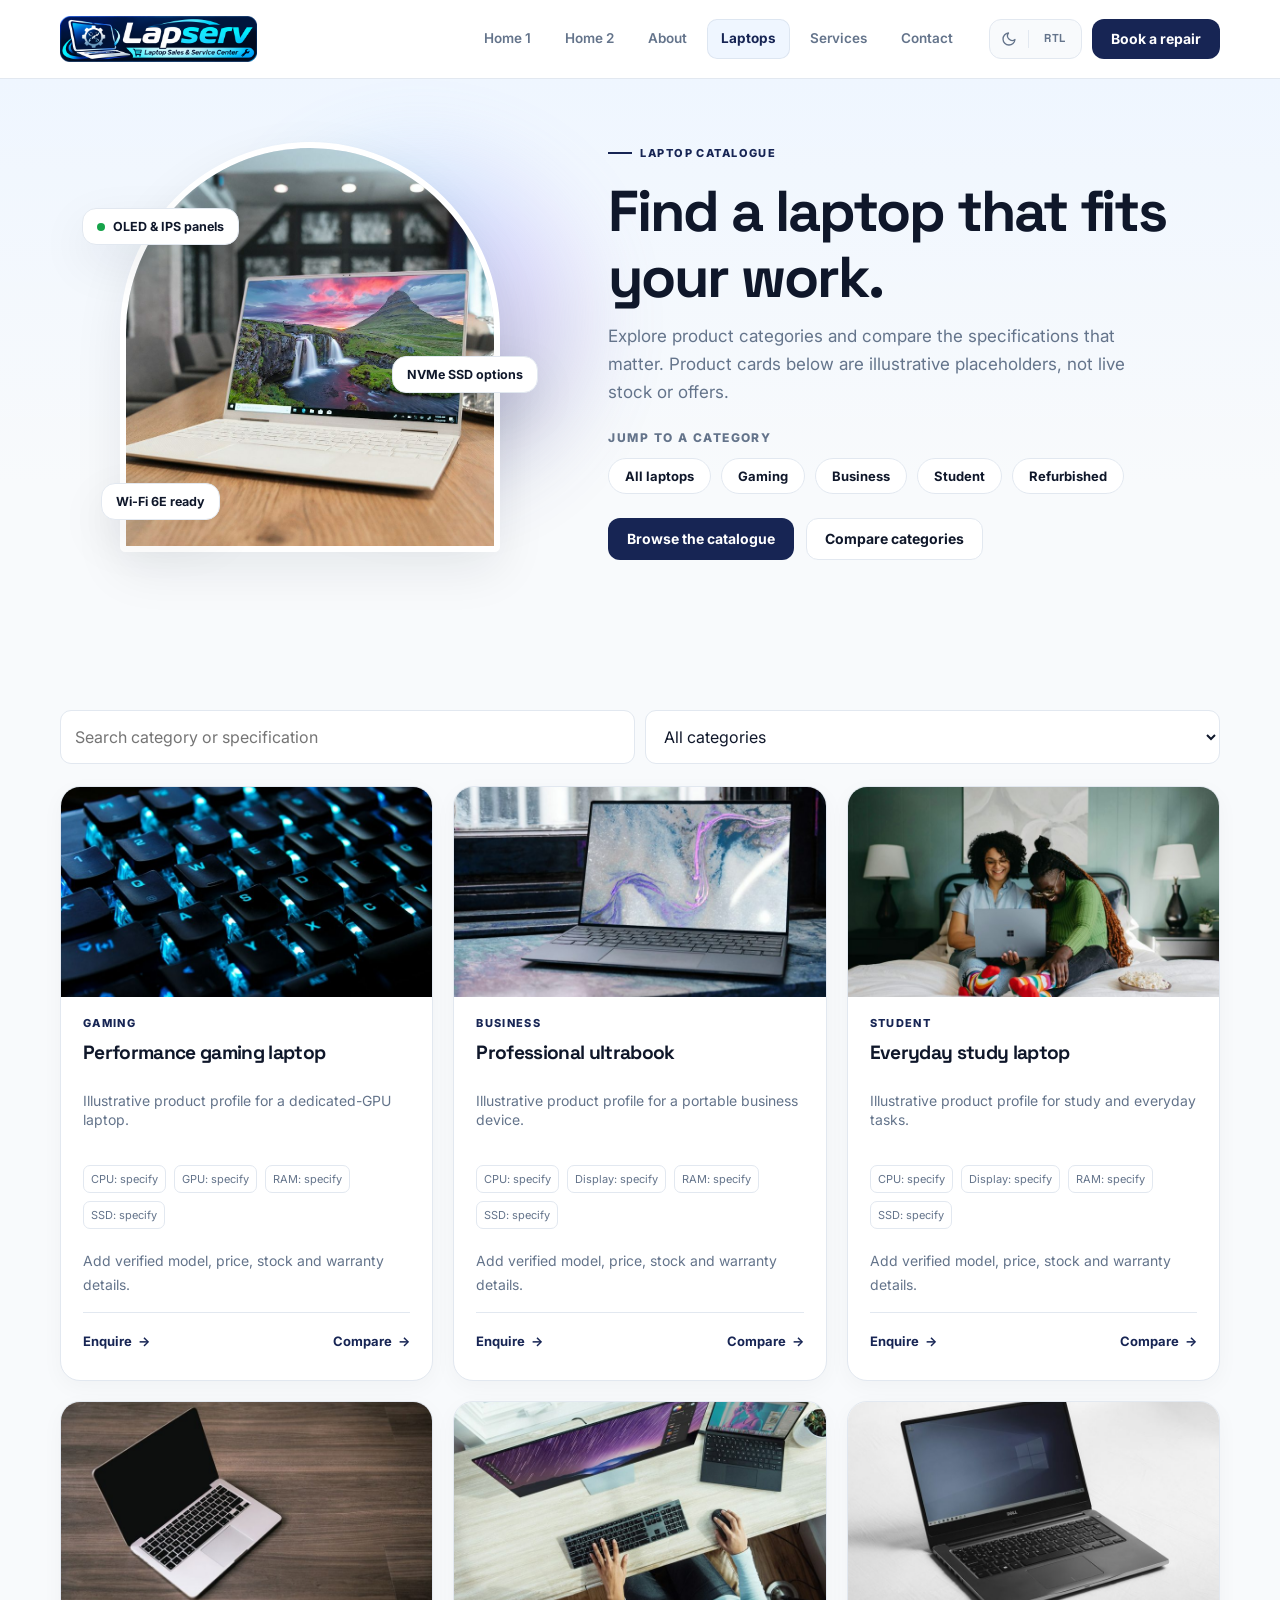
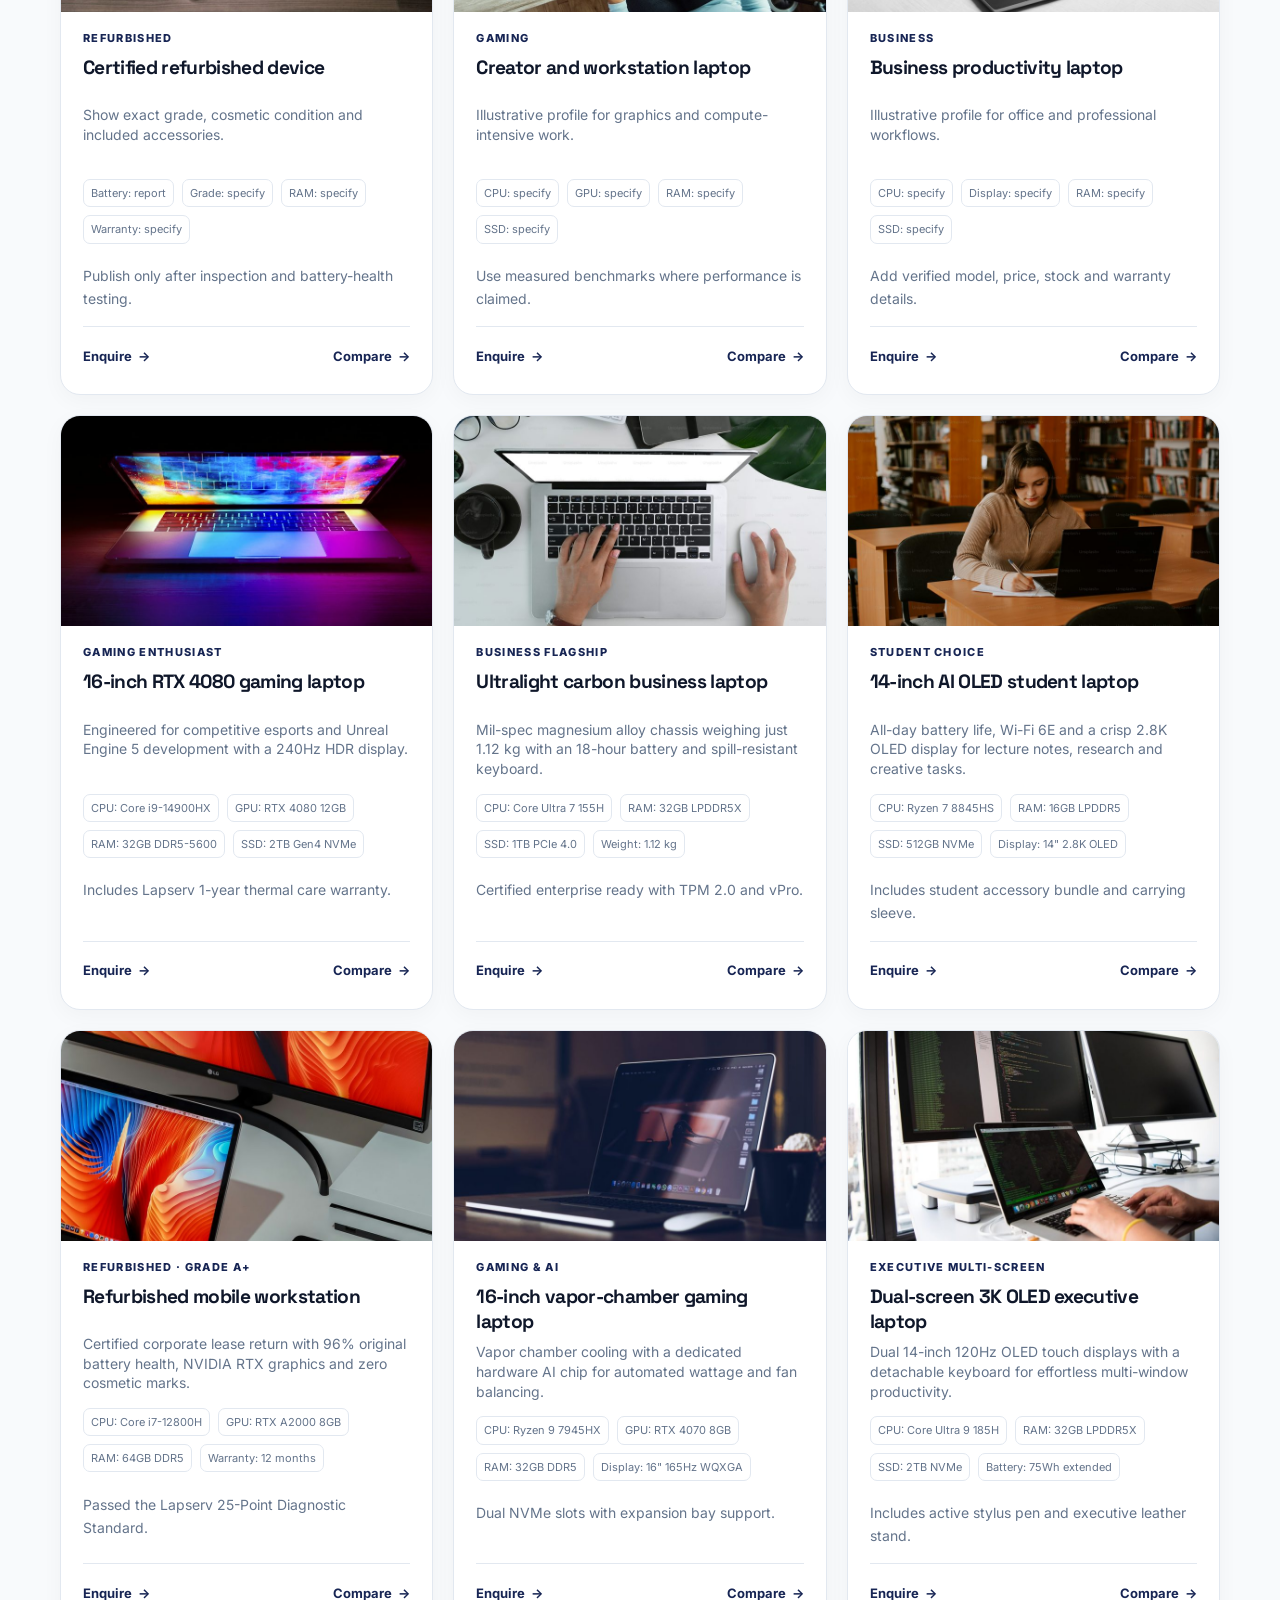
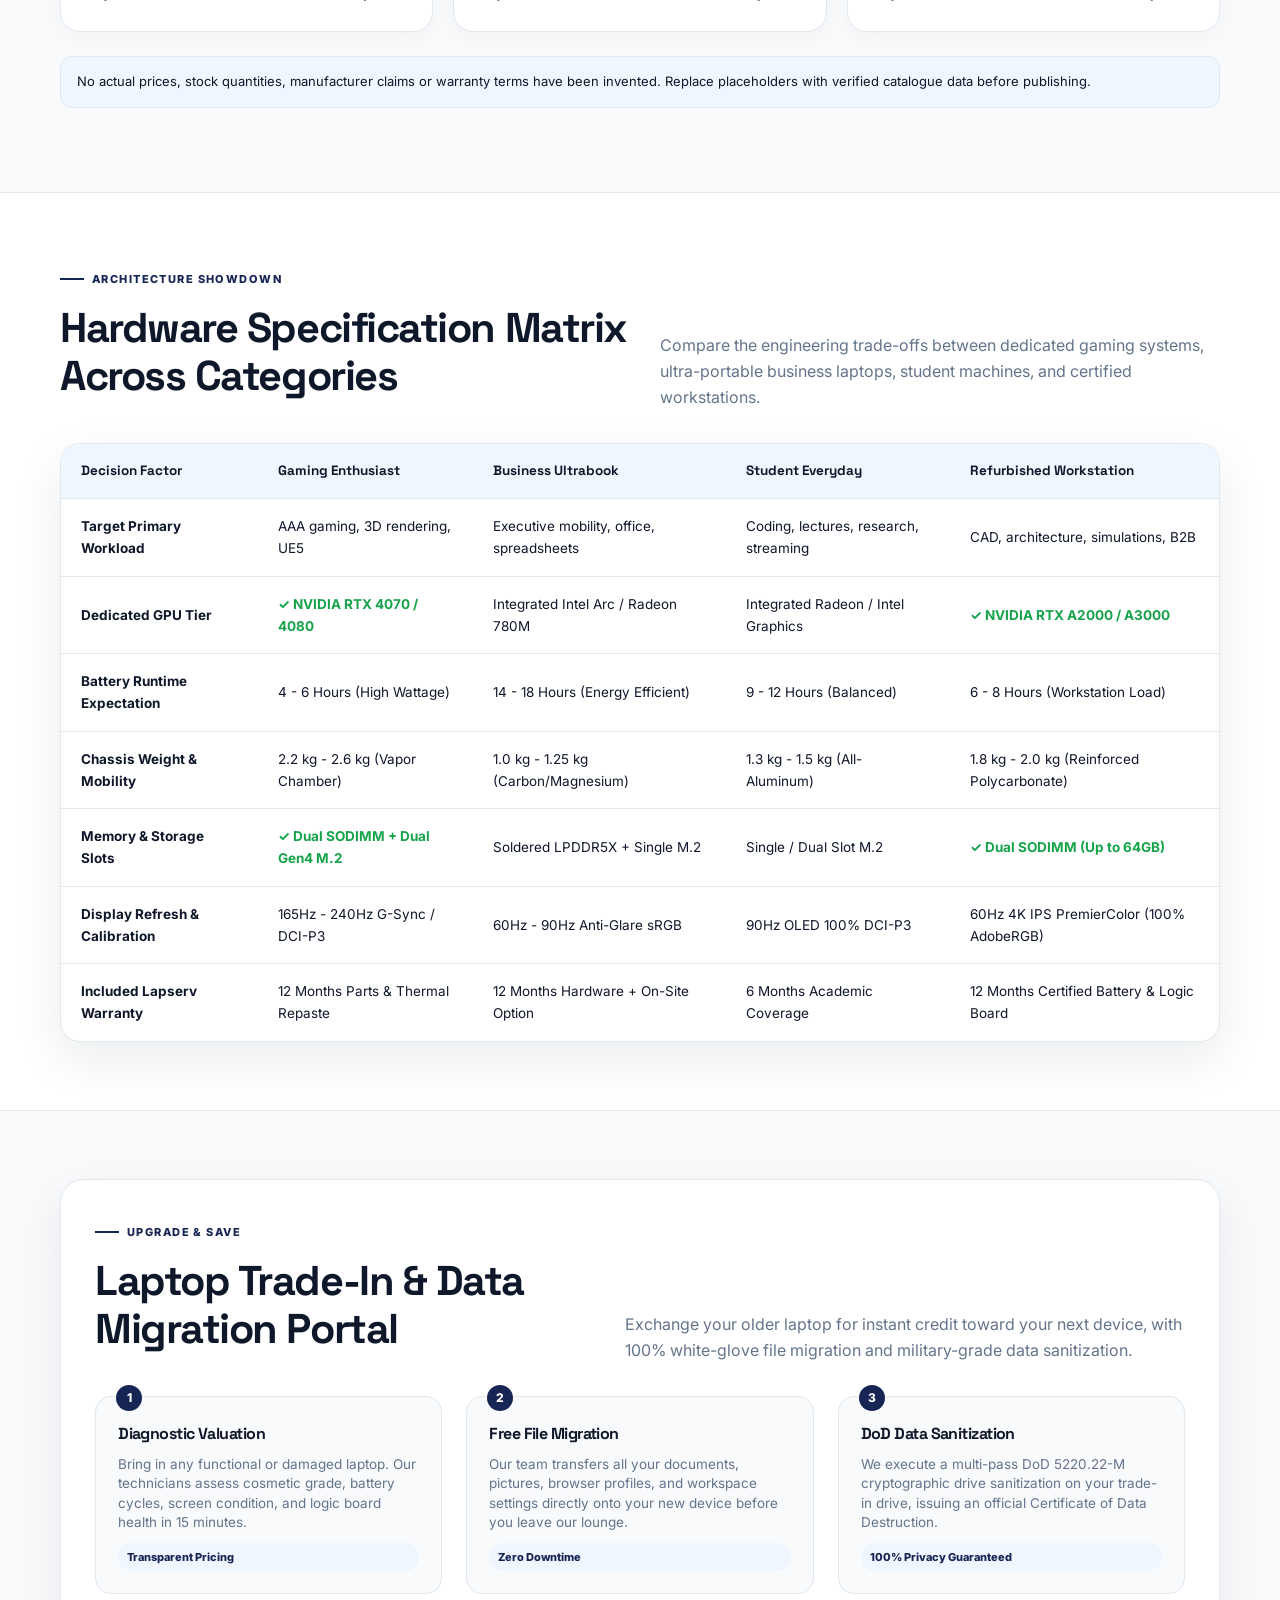
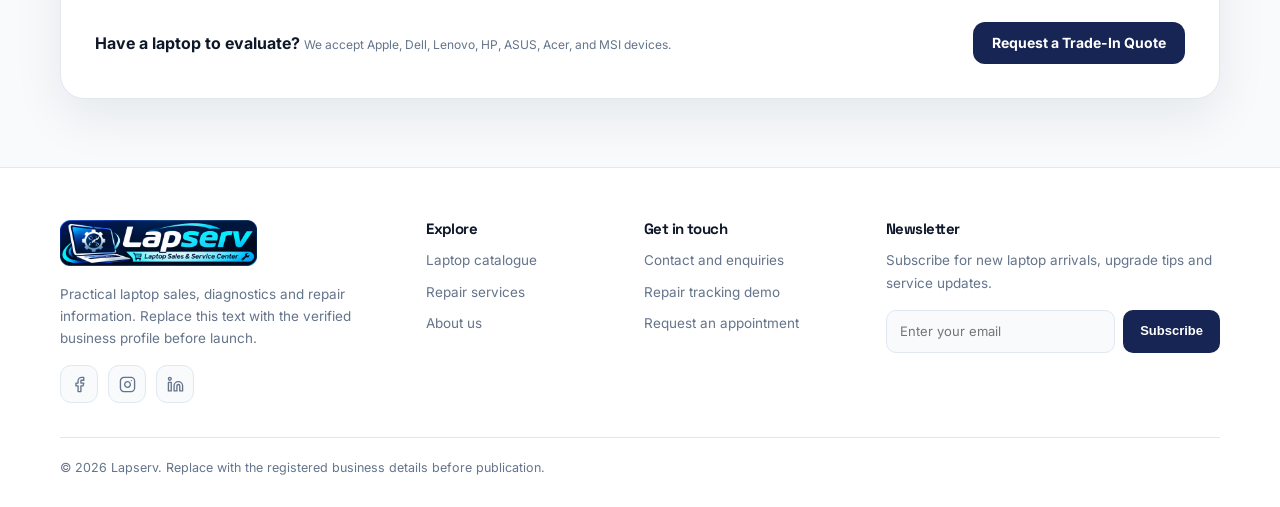
<file: laptops.html>
<!doctype html>
<html lang="en" dir="ltr" data-theme="light"><head><meta charset="utf-8"><meta name="viewport" content="width=device-width,initial-scale=1">
<title>Laptops & Products | Lapserv</title><meta name="description" content="Lapserv – Browse gaming, business, student and refurbished laptops.">
<link rel="icon" href="assets/images/favicon.png" type="image/png"><link rel="shortcut icon" href="favicon.ico" type="image/x-icon"><link rel="apple-touch-icon" href="assets/images/favicon.png"><link rel="stylesheet" href="assets/css/style.css"></head><body>

<header class="site-header"><div class="container nav">
<a class="brand" href="index.html" aria-label="Lapserv Home"><img src="assets/images/logo.png" alt="Lapserv"></a>
<button class="menu-btn" aria-label="Toggle navigation" aria-expanded="false">☰</button>
<nav class="nav-links" aria-label="Main navigation">
<a href="index.html">Home 1</a><a href="home-2.html">Home 2</a><a href="about.html">About</a><a class="active" aria-current="page" href="laptops.html">Laptops</a><a href="services.html">Services</a><a href="contact.html">Contact</a>
<div class="nav-drawer-actions">
<a class="btn btn-primary" href="contact.html">Book a repair</a>
<div class="nav-toggles" role="group" aria-label="Display preferences"><button class="icon-btn" type="button" data-theme-toggle aria-label="Toggle light and dark mode"><svg viewBox="0 0 24 24" aria-hidden="true"><path d="M21 12.79A9 9 0 1 1 11.21 3 7 7 0 0 0 21 12.79z"/></svg></button><span class="toggle-divider" aria-hidden="true"></span><button class="icon-btn" type="button" data-dir-toggle aria-label="Toggle text direction"><span data-dir-label>RTL</span></button></div>
</div>
</nav>
<div class="nav-actions"><div class="nav-toggles" role="group" aria-label="Display preferences"><button class="icon-btn" type="button" data-theme-toggle aria-label="Toggle light and dark mode"><svg viewBox="0 0 24 24" aria-hidden="true"><path d="M21 12.79A9 9 0 1 1 11.21 3 7 7 0 0 0 21 12.79z"/></svg></button><span class="toggle-divider" aria-hidden="true"></span><button class="icon-btn" type="button" data-dir-toggle aria-label="Toggle text direction"><span data-dir-label>RTL</span></button></div><a class="btn btn-primary" href="contact.html">Book a repair</a></div>
</div></header>

<main>
<section class="hero-showcase"><div class="container hs-grid"><div class="hs-copy"><span class="eyebrow">Laptop catalogue</span><h1>Find a laptop that fits your work.</h1><p>Explore product categories and compare the specifications that matter. Product cards below are illustrative placeholders, not live stock or offers.</p><div class="hs-filter-label">Jump to a category</div><div class="hs-pills" role="group" aria-label="Quick category filters"><button type="button" class="hs-pill" data-filter-chip="all">All laptops</button><button type="button" class="hs-pill" data-filter-chip="gaming">Gaming</button><button type="button" class="hs-pill" data-filter-chip="business">Business</button><button type="button" class="hs-pill" data-filter-chip="student">Student</button><button type="button" class="hs-pill" data-filter-chip="refurbished">Refurbished</button></div><div class="actions"><a class="btn btn-primary" href="#catalog">Browse the catalogue</a><a class="btn btn-secondary" href="#spec-comparison-matrix">Compare categories</a></div></div><div class="hs-visual"><div class="hs-arch"><img src="assets/images/laptops-arch.jpg" alt="Slim white laptop open on a wooden table beside a window" width="900" height="1125" fetchpriority="high"></div><span class="float-chip hs-chip c1"><i class="chip-dot"></i>OLED &amp; IPS panels</span><span class="float-chip hs-chip c2">NVMe SSD options</span><span class="float-chip hs-chip c3">Wi-Fi 6E ready</span></div></div></section>
<section class="section" id="catalog"><div class="container"><div class="filters"><input id="product-search" class="field" type="search" placeholder="Search category or specification" aria-label="Search laptops"><select id="category-filter" aria-label="Filter by category"><option value="all">All categories</option><option value="gaming">Gaming</option><option value="business">Business</option><option value="student">Student</option><option value="refurbished">Refurbished</option></select></div>
<div class="grid grid-3">
<article class="card media-card product-card" data-product data-category="gaming"><div class="media"><img src="assets/images/prod-01.jpg" alt="Backlit gaming laptop keyboard glowing blue" loading="lazy" width="800" height="500"></div><div class="card-body"><span class="card-eyebrow">Gaming</span><h3>Performance gaming laptop</h3><p class="card-sub">Illustrative product profile for a dedicated-GPU laptop.</p><div class="specs"><span>CPU: specify</span><span>GPU: specify</span><span>RAM: specify</span><span>SSD: specify</span></div><p class="muted-small">Add verified model, price, stock and warranty details.</p><div class="card-links"><a class="link-arrow" href="contact.html#booking">Enquire</a><a class="link-arrow" href="#spec-comparison-matrix">Compare</a></div></div></article>
<article class="card media-card product-card" data-product data-category="business"><div class="media"><img src="assets/images/prod-02.jpg" alt="Slim silver laptop on a stone surface beside a window" loading="lazy" width="800" height="500"></div><div class="card-body"><span class="card-eyebrow">Business</span><h3>Professional ultrabook</h3><p class="card-sub">Illustrative product profile for a portable business device.</p><div class="specs"><span>CPU: specify</span><span>Display: specify</span><span>RAM: specify</span><span>SSD: specify</span></div><p class="muted-small">Add verified model, price, stock and warranty details.</p><div class="card-links"><a class="link-arrow" href="contact.html#booking">Enquire</a><a class="link-arrow" href="#spec-comparison-matrix">Compare</a></div></div></article>
<article class="card media-card product-card" data-product data-category="student"><div class="media"><img src="assets/images/prod-03.jpg" alt="Two friends sharing a laptop while relaxing on a bed" loading="lazy" width="800" height="500"></div><div class="card-body"><span class="card-eyebrow">Student</span><h3>Everyday study laptop</h3><p class="card-sub">Illustrative product profile for study and everyday tasks.</p><div class="specs"><span>CPU: specify</span><span>Display: specify</span><span>RAM: specify</span><span>SSD: specify</span></div><p class="muted-small">Add verified model, price, stock and warranty details.</p><div class="card-links"><a class="link-arrow" href="contact.html#booking">Enquire</a><a class="link-arrow" href="#spec-comparison-matrix">Compare</a></div></div></article>
<article class="card media-card product-card" data-product data-category="refurbished"><div class="media"><img src="assets/images/prod-04.jpg" alt="Silver laptop open on a dark wooden desk" loading="lazy" width="800" height="500"></div><div class="card-body"><span class="card-eyebrow">Refurbished</span><h3>Certified refurbished device</h3><p class="card-sub">Show exact grade, cosmetic condition and included accessories.</p><div class="specs"><span>Battery: report</span><span>Grade: specify</span><span>RAM: specify</span><span>Warranty: specify</span></div><p class="muted-small">Publish only after inspection and battery-health testing.</p><div class="card-links"><a class="link-arrow" href="contact.html#booking">Enquire</a><a class="link-arrow" href="#spec-comparison-matrix">Compare</a></div></div></article>
<article class="card media-card product-card" data-product data-category="gaming"><div class="media"><img src="assets/images/prod-05.jpg" alt="Overhead view of a creator desk with a curved monitor and laptop" loading="lazy" width="800" height="500"></div><div class="card-body"><span class="card-eyebrow">Gaming</span><h3>Creator and workstation laptop</h3><p class="card-sub">Illustrative profile for graphics and compute-intensive work.</p><div class="specs"><span>CPU: specify</span><span>GPU: specify</span><span>RAM: specify</span><span>SSD: specify</span></div><p class="muted-small">Use measured benchmarks where performance is claimed.</p><div class="card-links"><a class="link-arrow" href="contact.html#booking">Enquire</a><a class="link-arrow" href="#spec-comparison-matrix">Compare</a></div></div></article>
<article class="card media-card product-card" data-product data-category="business"><div class="media"><img src="assets/images/prod-06.jpg" alt="Slim business laptop photographed on a white background" loading="lazy" width="800" height="500"></div><div class="card-body"><span class="card-eyebrow">Business</span><h3>Business productivity laptop</h3><p class="card-sub">Illustrative profile for office and professional workflows.</p><div class="specs"><span>CPU: specify</span><span>Display: specify</span><span>RAM: specify</span><span>SSD: specify</span></div><p class="muted-small">Add verified model, price, stock and warranty details.</p><div class="card-links"><a class="link-arrow" href="contact.html#booking">Enquire</a><a class="link-arrow" href="#spec-comparison-matrix">Compare</a></div></div></article>
<article class="card media-card product-card" data-product data-category="gaming"><div class="media"><img src="assets/images/prod-07.jpg" alt="Laptop with a glowing colourful screen in a dark room" loading="lazy" width="800" height="500"></div><div class="card-body"><span class="card-eyebrow">Gaming enthusiast</span><h3>16-inch RTX 4080 gaming laptop</h3><p class="card-sub">Engineered for competitive esports and Unreal Engine 5 development with a 240Hz HDR display.</p><div class="specs"><span>CPU: Core i9-14900HX</span><span>GPU: RTX 4080 12GB</span><span>RAM: 32GB DDR5-5600</span><span>SSD: 2TB Gen4 NVMe</span></div><p class="muted-small">Includes Lapserv 1-year thermal care warranty.</p><div class="card-links"><a class="link-arrow" href="contact.html#booking">Enquire</a><a class="link-arrow" href="#spec-comparison-matrix">Compare</a></div></div></article>
<article class="card media-card product-card" data-product data-category="business"><div class="media"><img src="assets/images/prod-08.jpg" alt="Overhead view of hands typing on a silver laptop" loading="lazy" width="800" height="500"></div><div class="card-body"><span class="card-eyebrow">Business flagship</span><h3>Ultralight carbon business laptop</h3><p class="card-sub">Mil-spec magnesium alloy chassis weighing just 1.12 kg with an 18-hour battery and spill-resistant keyboard.</p><div class="specs"><span>CPU: Core Ultra 7 155H</span><span>RAM: 32GB LPDDR5X</span><span>SSD: 1TB PCIe 4.0</span><span>Weight: 1.12 kg</span></div><p class="muted-small">Certified enterprise ready with TPM 2.0 and vPro.</p><div class="card-links"><a class="link-arrow" href="contact.html#booking">Enquire</a><a class="link-arrow" href="#spec-comparison-matrix">Compare</a></div></div></article>
<article class="card media-card product-card" data-product data-category="student"><div class="media"><img src="assets/images/prod-09.jpg" alt="Student writing notes beside a laptop in a library" loading="lazy" width="800" height="500"></div><div class="card-body"><span class="card-eyebrow">Student choice</span><h3>14-inch AI OLED student laptop</h3><p class="card-sub">All-day battery life, Wi-Fi 6E and a crisp 2.8K OLED display for lecture notes, research and creative tasks.</p><div class="specs"><span>CPU: Ryzen 7 8845HS</span><span>RAM: 16GB LPDDR5</span><span>SSD: 512GB NVMe</span><span>Display: 14&quot; 2.8K OLED</span></div><p class="muted-small">Includes student accessory bundle and carrying sleeve.</p><div class="card-links"><a class="link-arrow" href="contact.html#booking">Enquire</a><a class="link-arrow" href="#spec-comparison-matrix">Compare</a></div></div></article>
<article class="card media-card product-card" data-product data-category="refurbished"><div class="media"><img src="assets/images/prod-10.jpg" alt="Laptop beside a large colourful desktop monitor" loading="lazy" width="800" height="500"></div><div class="card-body"><span class="card-eyebrow">Refurbished · Grade A+</span><h3>Refurbished mobile workstation</h3><p class="card-sub">Certified corporate lease return with 96% original battery health, NVIDIA RTX graphics and zero cosmetic marks.</p><div class="specs"><span>CPU: Core i7-12800H</span><span>GPU: RTX A2000 8GB</span><span>RAM: 64GB DDR5</span><span>Warranty: 12 months</span></div><p class="muted-small">Passed the Lapserv 25-Point Diagnostic Standard.</p><div class="card-links"><a class="link-arrow" href="contact.html#booking">Enquire</a><a class="link-arrow" href="#spec-comparison-matrix">Compare</a></div></div></article>
<article class="card media-card product-card" data-product data-category="gaming"><div class="media"><img src="assets/images/prod-11.jpg" alt="Laptop with a dark screen on a desk beside a mouse" loading="lazy" width="800" height="500"></div><div class="card-body"><span class="card-eyebrow">Gaming &amp; AI</span><h3>16-inch vapor-chamber gaming laptop</h3><p class="card-sub">Vapor chamber cooling with a dedicated hardware AI chip for automated wattage and fan balancing.</p><div class="specs"><span>CPU: Ryzen 9 7945HX</span><span>GPU: RTX 4070 8GB</span><span>RAM: 32GB DDR5</span><span>Display: 16&quot; 165Hz WQXGA</span></div><p class="muted-small">Dual NVMe slots with expansion bay support.</p><div class="card-links"><a class="link-arrow" href="contact.html#booking">Enquire</a><a class="link-arrow" href="#spec-comparison-matrix">Compare</a></div></div></article>
<article class="card media-card product-card" data-product data-category="business"><div class="media"><img src="assets/images/prod-12.jpg" alt="Laptop in front of dual external monitors showing code" loading="lazy" width="800" height="500"></div><div class="card-body"><span class="card-eyebrow">Executive multi-screen</span><h3>Dual-screen 3K OLED executive laptop</h3><p class="card-sub">Dual 14-inch 120Hz OLED touch displays with a detachable keyboard for effortless multi-window productivity.</p><div class="specs"><span>CPU: Core Ultra 9 185H</span><span>RAM: 32GB LPDDR5X</span><span>SSD: 2TB NVMe</span><span>Battery: 75Wh extended</span></div><p class="muted-small">Includes active stylus pen and executive leather stand.</p><div class="card-links"><a class="link-arrow" href="contact.html#booking">Enquire</a><a class="link-arrow" href="#spec-comparison-matrix">Compare</a></div></div></article>
</div><p class="notice" style="margin-top:24px">No actual prices, stock quantities, manufacturer claims or warranty terms have been invented. Replace placeholders with verified catalogue data before publishing.</p></div></section>

<!-- NEW SECTION 1: Hardware Specification Tier Comparison Matrix -->
<section class="section alt" id="spec-comparison-matrix"><div class="container">
<div class="section-head"><div><span class="eyebrow">Architecture showdown</span><h2>Hardware Specification Matrix Across Categories</h2></div><p>Compare the engineering trade-offs between dedicated gaming systems, ultra-portable business laptops, student machines, and certified workstations.</p></div>
<div class="spec-table-container">
<table class="spec-table">
<thead>
<tr>
<th>Decision Factor</th>
<th>Gaming Enthusiast</th>
<th>Business Ultrabook</th>
<th>Student Everyday</th>
<th>Refurbished Workstation</th>
</tr>
</thead>
<tbody>
<tr>
<td><strong>Target Primary Workload</strong></td>
<td>AAA gaming, 3D rendering, UE5</td>
<td>Executive mobility, office, spreadsheets</td>
<td>Coding, lectures, research, streaming</td>
<td>CAD, architecture, simulations, B2B</td>
</tr>
<tr>
<td><strong>Dedicated GPU Tier</strong></td>
<td><span class="badge-check">✓ NVIDIA RTX 4070 / 4080</span></td>
<td>Integrated Intel Arc / Radeon 780M</td>
<td>Integrated Radeon / Intel Graphics</td>
<td><span class="badge-check">✓ NVIDIA RTX A2000 / A3000</span></td>
</tr>
<tr>
<td><strong>Battery Runtime Expectation</strong></td>
<td>4 - 6 Hours (High Wattage)</td>
<td>14 - 18 Hours (Energy Efficient)</td>
<td>9 - 12 Hours (Balanced)</td>
<td>6 - 8 Hours (Workstation Load)</td>
</tr>
<tr>
<td><strong>Chassis Weight & Mobility</strong></td>
<td>2.2 kg - 2.6 kg (Vapor Chamber)</td>
<td>1.0 kg - 1.25 kg (Carbon/Magnesium)</td>
<td>1.3 kg - 1.5 kg (All-Aluminum)</td>
<td>1.8 kg - 2.0 kg (Reinforced Polycarbonate)</td>
</tr>
<tr>
<td><strong>Memory & Storage Slots</strong></td>
<td><span class="badge-check">✓ Dual SODIMM + Dual Gen4 M.2</span></td>
<td>Soldered LPDDR5X + Single M.2</td>
<td>Single / Dual Slot M.2</td>
<td><span class="badge-check">✓ Dual SODIMM (Up to 64GB)</span></td>
</tr>
<tr>
<td><strong>Display Refresh & Calibration</strong></td>
<td>165Hz - 240Hz G-Sync / DCI-P3</td>
<td>60Hz - 90Hz Anti-Glare sRGB</td>
<td>90Hz OLED 100% DCI-P3</td>
<td>60Hz 4K IPS PremierColor (100% AdobeRGB)</td>
</tr>
<tr>
<td><strong>Included Lapserv Warranty</strong></td>
<td>12 Months Parts & Thermal Repaste</td>
<td>12 Months Hardware + On-Site Option</td>
<td>6 Months Academic Coverage</td>
<td>12 Months Certified Battery & Logic Board</td>
</tr>
</tbody>
</table>
</div>
</div></section>

<!-- NEW SECTION 2: Laptop Trade-In & Upgrade Valuation Portal -->
<section class="section" id="tradein-valuation"><div class="container">
<div class="tradein-card-box">
<div class="section-head"><div><span class="eyebrow">Upgrade & Save</span><h2>Laptop Trade-In & Data Migration Portal</h2></div><p>Exchange your older laptop for instant credit toward your next device, with 100% white-glove file migration and military-grade data sanitization.</p></div>
<div class="tradein-steps-grid">
<div class="tradein-step-box">
<div class="tradein-step-num">1</div>
<h4>Diagnostic Valuation</h4>
<p class="muted-small">Bring in any functional or damaged laptop. Our technicians assess cosmetic grade, battery cycles, screen condition, and logic board health in 15 minutes.</p>
<div class="tag" style="margin-top:10px">Transparent Pricing</div>
</div>
<div class="tradein-step-box">
<div class="tradein-step-num">2</div>
<h4>Free File Migration</h4>
<p class="muted-small">Our team transfers all your documents, pictures, browser profiles, and workspace settings directly onto your new device before you leave our lounge.</p>
<div class="tag" style="margin-top:10px">Zero Downtime</div>
</div>
<div class="tradein-step-box">
<div class="tradein-step-num">3</div>
<h4>DoD Data Sanitization</h4>
<p class="muted-small">We execute a multi-pass DoD 5220.22-M cryptographic drive sanitization on your trade-in drive, issuing an official Certificate of Data Destruction.</p>
<div class="tag" style="margin-top:10px">100% Privacy Guaranteed</div>
</div>
</div>
<div style="margin-top:28px;display:flex;justify-content:space-between;align-items:center;flex-wrap:wrap;gap:18px">
<div><strong>Have a laptop to evaluate?</strong> <span class="muted-small">We accept Apple, Dell, Lenovo, HP, ASUS, Acer, and MSI devices.</span></div>
<a class="btn btn-primary" href="contact.html#booking">Request a Trade-In Quote</a>
</div>
</div>
</div></section>
</main>

<footer class="footer"><div class="container">
<div class="footer-grid">
<div><a class="brand" href="index.html" aria-label="Lapserv Home"><img src="assets/images/logo.png" alt="Lapserv"></a><p>Practical laptop sales, diagnostics and repair information. Replace this text with the verified business profile before launch.</p><div class="social-links" aria-label="Social media"><a class="social-btn" href="#facebook" aria-label="Lapserv on Facebook"><svg viewBox="0 0 24 24" aria-hidden="true"><path d="M18 2h-3a5 5 0 0 0-5 5v3H7v4h3v8h4v-8h3l1-4h-4V7a1 1 0 0 1 1-1h3z"/></svg></a><a class="social-btn" href="#instagram" aria-label="Lapserv on Instagram"><svg viewBox="0 0 24 24" aria-hidden="true"><rect x="2" y="2" width="20" height="20" rx="5" ry="5"/><path d="M16 11.37A4 4 0 1 1 12.63 8 4 4 0 0 1 16 11.37z"/><line x1="17.5" y1="6.5" x2="17.51" y2="6.5"/></svg></a><a class="social-btn" href="#linkedin" aria-label="Lapserv on LinkedIn"><svg viewBox="0 0 24 24" aria-hidden="true"><path d="M16 8a6 6 0 0 1 6 6v7h-4v-7a2 2 0 0 0-2-2 2 2 0 0 0-2 2v7h-4v-7a6 6 0 0 1 6-6z"/><rect x="2" y="9" width="4" height="12"/><circle cx="4" cy="4" r="2"/></svg></a></div></div>
<div><h3>Explore</h3><div class="footer-links"><a href="laptops.html">Laptop catalogue</a><a href="services.html">Repair services</a><a href="about.html">About us</a></div></div>
<div><h3>Get in touch</h3><div class="footer-links"><a href="contact.html">Contact and enquiries</a><a href="services.html#tracking">Repair tracking demo</a><a href="contact.html#booking">Request an appointment</a></div></div>
<div><h3>Newsletter</h3><p>Subscribe for new laptop arrivals, upgrade tips and service updates.</p><form class="newsletter-form" data-newsletter-form><input class="field" type="email" name="email" required placeholder="Enter your email" aria-label="Email address"><button class="btn btn-primary" type="submit">Subscribe</button></form><div class="newsletter-msg hidden" aria-live="polite"></div></div>
</div><div class="copyright">© <span data-year></span> Lapserv. Replace with the registered business details before publication.</div>
</div></footer>
<script src="assets/js/main.js"></script>

</body></html>
</file>
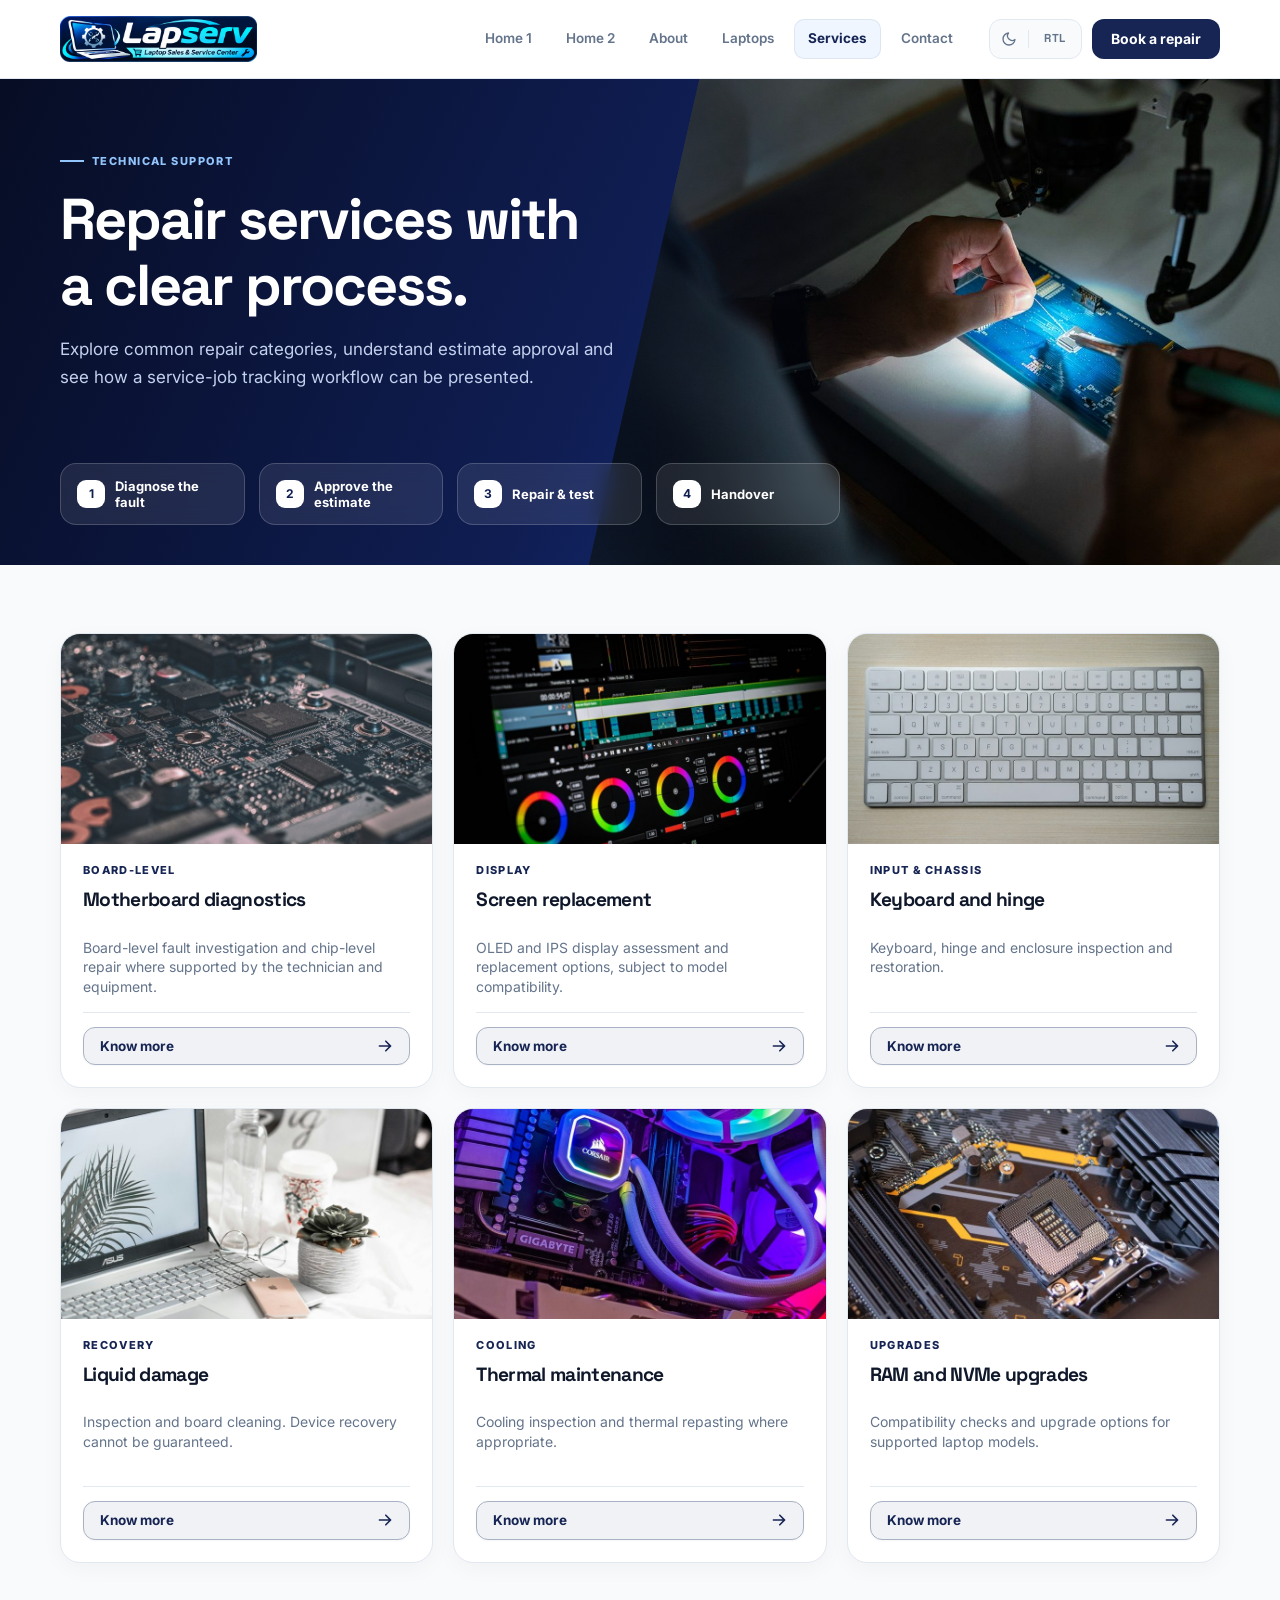
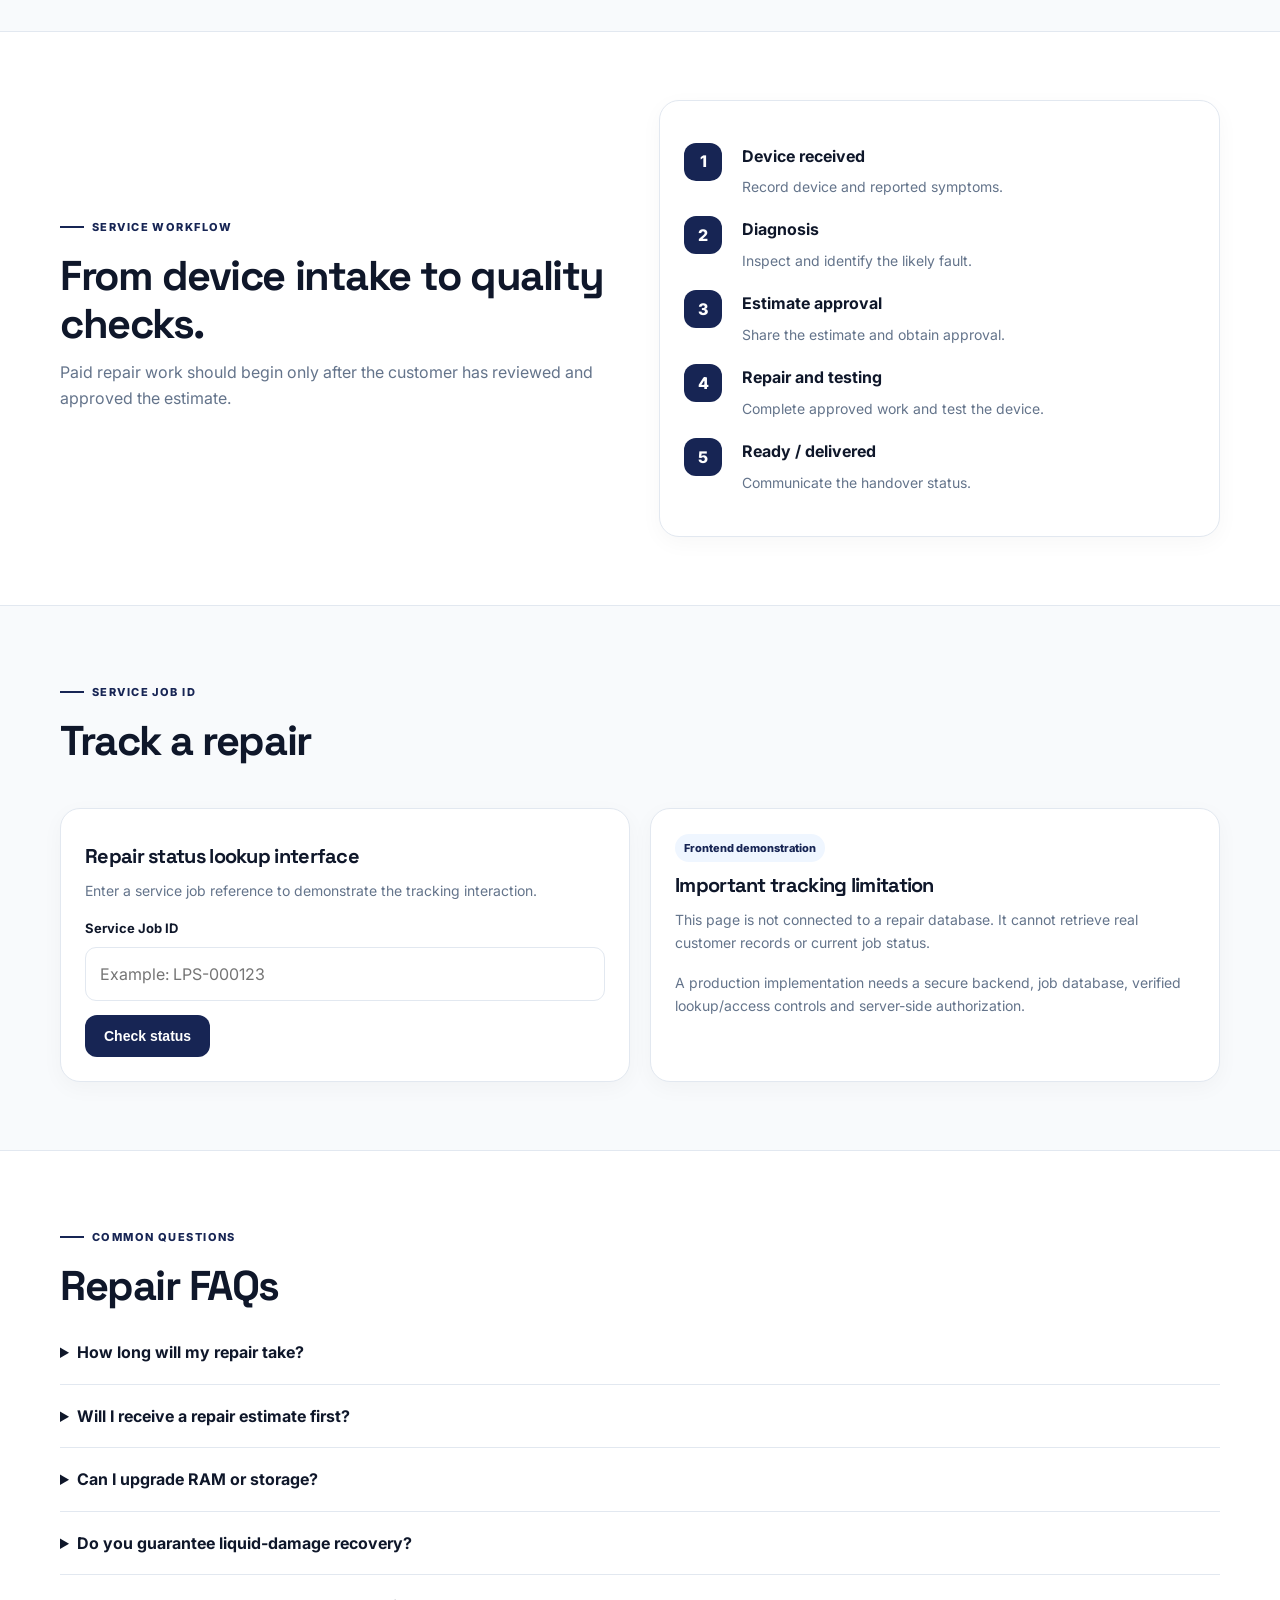
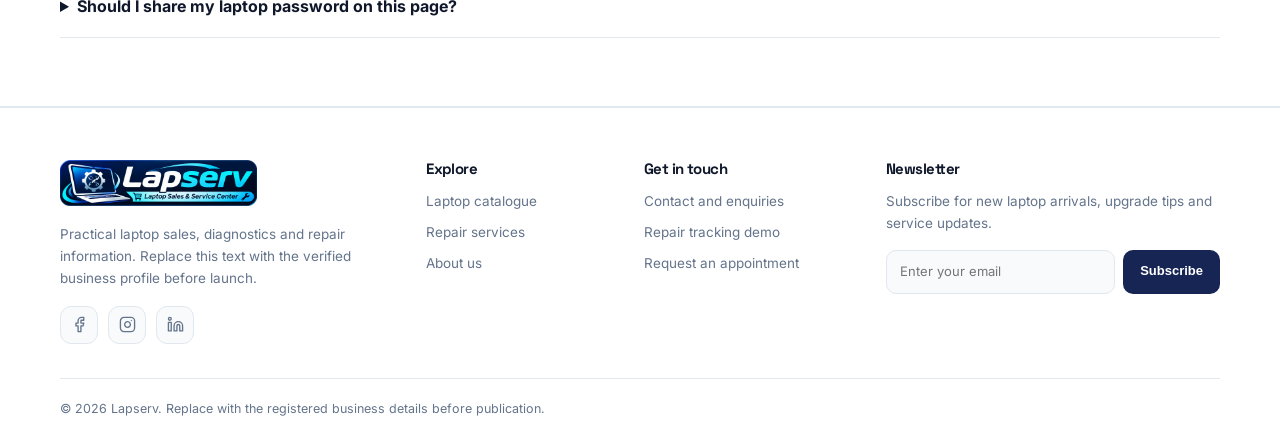
<file: services.html>
<!doctype html>
<html lang="en" dir="ltr" data-theme="light"><head><meta charset="utf-8"><meta name="viewport" content="width=device-width,initial-scale=1">
<title>Services & Repair Tracking | Lapserv</title><meta name="description" content="Lapserv – Explore laptop repair services, the diagnostic process and a clearly labelled tracking demonstration.">
<link rel="icon" href="assets/images/favicon.png" type="image/png"><link rel="shortcut icon" href="favicon.ico" type="image/x-icon"><link rel="apple-touch-icon" href="assets/images/favicon.png"><link rel="stylesheet" href="assets/css/style.css"></head><body>

<header class="site-header"><div class="container nav">
<a class="brand" href="index.html" aria-label="Lapserv Home"><img src="assets/images/logo.png" alt="Lapserv"></a>
<button class="menu-btn" aria-label="Toggle navigation" aria-expanded="false">☰</button>
<nav class="nav-links" aria-label="Main navigation">
<a href="index.html">Home 1</a><a href="home-2.html">Home 2</a><a href="about.html">About</a><a href="laptops.html">Laptops</a><a class="active" aria-current="page" href="services.html">Services</a><a href="contact.html">Contact</a>
<div class="nav-drawer-actions">
<a class="btn btn-primary" href="contact.html">Book a repair</a>
<div class="nav-toggles" role="group" aria-label="Display preferences"><button class="icon-btn" type="button" data-theme-toggle aria-label="Toggle light and dark mode"><svg viewBox="0 0 24 24" aria-hidden="true"><path d="M21 12.79A9 9 0 1 1 11.21 3 7 7 0 0 0 21 12.79z"/></svg></button><span class="toggle-divider" aria-hidden="true"></span><button class="icon-btn" type="button" data-dir-toggle aria-label="Toggle text direction"><span data-dir-label>RTL</span></button></div>
</div>
</nav>
<div class="nav-actions"><div class="nav-toggles" role="group" aria-label="Display preferences"><button class="icon-btn" type="button" data-theme-toggle aria-label="Toggle light and dark mode"><svg viewBox="0 0 24 24" aria-hidden="true"><path d="M21 12.79A9 9 0 1 1 11.21 3 7 7 0 0 0 21 12.79z"/></svg></button><span class="toggle-divider" aria-hidden="true"></span><button class="icon-btn" type="button" data-dir-toggle aria-label="Toggle text direction"><span data-dir-label>RTL</span></button></div><a class="btn btn-primary" href="contact.html">Book a repair</a></div>
</div></header>

<main>
<section class="hero-diagonal"><div class="hd-image"><img src="assets/images/services-hero.jpg" alt="Technician inspecting a circuit board under magnification" width="1067" height="800" fetchpriority="high"></div><div class="container hd-inner"><div class="hd-copy"><span class="eyebrow">Technical support</span><h1>Repair services with a clear process.</h1><p>Explore common repair categories, understand estimate approval and see how a service-job tracking workflow can be presented.</p></div><div class="hd-steps" aria-label="Repair process"><div class="hd-step" style="--i:0"><b>1</b>Diagnose the fault</div><div class="hd-step" style="--i:1"><b>2</b>Approve the estimate</div><div class="hd-step" style="--i:2"><b>3</b>Repair &amp; test</div><div class="hd-step" style="--i:3"><b>4</b>Handover</div></div></div></section>
<section class="section"><div class="container"><div class="grid grid-3">
<article class="card media-card">
  <div class="media">
    <img src="assets/images/svc-motherboard.jpg" alt="Close-up of a densely populated circuit board" loading="lazy" width="800" height="500">
  </div>
  <div class="card-body">
    <span class="card-eyebrow">Board-level</span>
    <h3>Motherboard diagnostics</h3>
    <p class="card-sub">Board-level fault investigation and chip-level repair where supported by the technician and equipment.</p>
    <div class="card-links">
      <button type="button" class="btn-know-more" data-service="motherboard" aria-haspopup="dialog" aria-controls="service-modal">
        <span>Know more</span>
        <svg viewBox="0 0 20 20" fill="currentColor" width="16" height="16" aria-hidden="true"><path fill-rule="evenodd" d="M10.293 3.293a1 1 0 011.414 0l6 6a1 1 0 010 1.414l-6 6a1 1 0 01-1.414-1.414L14.586 11H3a1 1 0 110-2h11.586l-4.293-4.293a1 1 0 010-1.414z" clip-rule="evenodd"/></svg>
      </button>
    </div>
  </div>
</article>

<article class="card media-card">
  <div class="media">
    <img src="assets/images/svc-screen.jpg" alt="High-resolution display showing colour grading controls" loading="lazy" width="800" height="500">
  </div>
  <div class="card-body">
    <span class="card-eyebrow">Display</span>
    <h3>Screen replacement</h3>
    <p class="card-sub">OLED and IPS display assessment and replacement options, subject to model compatibility.</p>
    <div class="card-links">
      <button type="button" class="btn-know-more" data-service="screen" aria-haspopup="dialog" aria-controls="service-modal">
        <span>Know more</span>
        <svg viewBox="0 0 20 20" fill="currentColor" width="16" height="16" aria-hidden="true"><path fill-rule="evenodd" d="M10.293 3.293a1 1 0 011.414 0l6 6a1 1 0 010 1.414l-6 6a1 1 0 01-1.414-1.414L14.586 11H3a1 1 0 110-2h11.586l-4.293-4.293a1 1 0 010-1.414z" clip-rule="evenodd"/></svg>
      </button>
    </div>
  </div>
</article>

<article class="card media-card">
  <div class="media">
    <img src="assets/images/svc-keyboard.jpg" alt="Slim white keyboard seen from above" loading="lazy" width="800" height="500">
  </div>
  <div class="card-body">
    <span class="card-eyebrow">Input &amp; chassis</span>
    <h3>Keyboard and hinge</h3>
    <p class="card-sub">Keyboard, hinge and enclosure inspection and restoration.</p>
    <div class="card-links">
      <button type="button" class="btn-know-more" data-service="keyboard" aria-haspopup="dialog" aria-controls="service-modal">
        <span>Know more</span>
        <svg viewBox="0 0 20 20" fill="currentColor" width="16" height="16" aria-hidden="true"><path fill-rule="evenodd" d="M10.293 3.293a1 1 0 011.414 0l6 6a1 1 0 010 1.414l-6 6a1 1 0 01-1.414-1.414L14.586 11H3a1 1 0 110-2h11.586l-4.293-4.293a1 1 0 010-1.414z" clip-rule="evenodd"/></svg>
      </button>
    </div>
  </div>
</article>

<article class="card media-card">
  <div class="media">
    <img src="assets/images/svc-liquid.jpg" alt="Laptop on a table beside a drink and glasses" loading="lazy" width="800" height="500">
  </div>
  <div class="card-body">
    <span class="card-eyebrow">Recovery</span>
    <h3>Liquid damage</h3>
    <p class="card-sub">Inspection and board cleaning. Device recovery cannot be guaranteed.</p>
    <div class="card-links">
      <button type="button" class="btn-know-more" data-service="liquid" aria-haspopup="dialog" aria-controls="service-modal">
        <span>Know more</span>
        <svg viewBox="0 0 20 20" fill="currentColor" width="16" height="16" aria-hidden="true"><path fill-rule="evenodd" d="M10.293 3.293a1 1 0 011.414 0l6 6a1 1 0 010 1.414l-6 6a1 1 0 01-1.414-1.414L14.586 11H3a1 1 0 110-2h11.586l-4.293-4.293a1 1 0 010-1.414z" clip-rule="evenodd"/></svg>
      </button>
    </div>
  </div>
</article>

<article class="card media-card">
  <div class="media">
    <img src="assets/images/svc-thermal.jpg" alt="Liquid cooling loop and fans inside a computer" loading="lazy" width="800" height="500">
  </div>
  <div class="card-body">
    <span class="card-eyebrow">Cooling</span>
    <h3>Thermal maintenance</h3>
    <p class="card-sub">Cooling inspection and thermal repasting where appropriate.</p>
    <div class="card-links">
      <button type="button" class="btn-know-more" data-service="thermal" aria-haspopup="dialog" aria-controls="service-modal">
        <span>Know more</span>
        <svg viewBox="0 0 20 20" fill="currentColor" width="16" height="16" aria-hidden="true"><path fill-rule="evenodd" d="M10.293 3.293a1 1 0 011.414 0l6 6a1 1 0 010 1.414l-6 6a1 1 0 01-1.414-1.414L14.586 11H3a1 1 0 110-2h11.586l-4.293-4.293a1 1 0 010-1.414z" clip-rule="evenodd"/></svg>
      </button>
    </div>
  </div>
</article>

<article class="card media-card">
  <div class="media">
    <img src="assets/images/svc-upgrade.jpg" alt="Motherboard CPU socket and memory slots up close" loading="lazy" width="800" height="500">
  </div>
  <div class="card-body">
    <span class="card-eyebrow">Upgrades</span>
    <h3>RAM and NVMe upgrades</h3>
    <p class="card-sub">Compatibility checks and upgrade options for supported laptop models.</p>
    <div class="card-links">
      <button type="button" class="btn-know-more" data-service="upgrade" aria-haspopup="dialog" aria-controls="service-modal">
        <span>Know more</span>
        <svg viewBox="0 0 20 20" fill="currentColor" width="16" height="16" aria-hidden="true"><path fill-rule="evenodd" d="M10.293 3.293a1 1 0 011.414 0l6 6a1 1 0 010 1.414l-6 6a1 1 0 01-1.414-1.414L14.586 11H3a1 1 0 110-2h11.586l-4.293-4.293a1 1 0 010-1.414z" clip-rule="evenodd"/></svg>
      </button>
    </div>
  </div>
</article>
</div></div></section>
<section class="section alt"><div class="container split"><div><span class="eyebrow">Service workflow</span><h2>From device intake to quality checks.</h2><p>Paid repair work should begin only after the customer has reviewed and approved the estimate.</p></div><div class="card"><div class="steps"><div class="step"><strong>Device received</strong><p>Record device and reported symptoms.</p></div><div class="step"><strong>Diagnosis</strong><p>Inspect and identify the likely fault.</p></div><div class="step"><strong>Estimate approval</strong><p>Share the estimate and obtain approval.</p></div><div class="step"><strong>Repair and testing</strong><p>Complete approved work and test the device.</p></div><div class="step"><strong>Ready / delivered</strong><p>Communicate the handover status.</p></div></div></div></div></section>
<section class="section" id="tracking"><div class="container"><div class="section-head"><div><span class="eyebrow">Service Job ID</span><h2>Track a repair</h2></div></div><div class="grid grid-2"><div class="card"><h3>Repair status lookup interface</h3><p>Enter a service job reference to demonstrate the tracking interaction.</p><form id="track-form"><div class="form-field"><label for="jobid">Service Job ID</label><input class="field" id="jobid" name="jobid" placeholder="Example: LPS-000123" required></div><button class="btn btn-primary" style="margin-top:14px">Check status</button></form><div id="tracking-result" class="notice hidden" style="margin-top:16px" aria-live="polite"></div></div><div class="card"><span class="tag">Frontend demonstration</span><h3>Important tracking limitation</h3><p>This page is not connected to a repair database. It cannot retrieve real customer records or current job status.</p><p>A production implementation needs a secure backend, job database, verified lookup/access controls and server-side authorization.</p></div></div></div></section>
<section class="section alt"><div class="container faq"><span class="eyebrow">Common questions</span><h2>Repair FAQs</h2>
<details><summary>How long will my repair take?</summary><p>Timing depends on the diagnosis, parts availability and approved work. Confirm an estimate with Lapserv.</p></details>
<details><summary>Will I receive a repair estimate first?</summary><p>The intended process is to share the diagnosis and estimate and obtain approval before paid work begins.</p></details>
<details><summary>Can I upgrade RAM or storage?</summary><p>Upgrade options depend on the exact laptop model, supported memory and storage interfaces.</p></details>
<details><summary>Do you guarantee liquid-damage recovery?</summary><p>No recovery guarantee should be made. Liquid damage can affect multiple components and requires inspection.</p></details>
<details><summary>Should I share my laptop password on this page?</summary><p>No. Do not submit passwords or sensitive device credentials through a public enquiry form.</p></details>
</div></section>

<!-- Service Details Modal Dialog -->
<div id="service-modal" class="modal-backdrop" role="dialog" aria-modal="true" aria-labelledby="modal-service-title" aria-describedby="modal-service-desc" hidden>
  <div class="modal-overlay" data-modal-close tabindex="-1"></div>
  <div class="modal-card">
    <button type="button" class="modal-close-btn" data-modal-close aria-label="Close service details">
      <svg viewBox="0 0 24 24" width="20" height="20" stroke="currentColor" stroke-width="2.2" fill="none" stroke-linecap="round" stroke-linejoin="round" aria-hidden="true"><line x1="18" y1="6" x2="6" y2="18"></line><line x1="6" y1="6" x2="18" y2="18"></line></svg>
    </button>
    <div class="modal-scroll-area">
      <div class="modal-media">
        <img id="modal-service-img" src="assets/images/svc-motherboard.jpg" alt="" width="800" height="500">
      </div>
      <div class="modal-body">
        <div class="modal-header-meta">
          <span id="modal-service-eyebrow" class="modal-eyebrow-badge">Board-level</span>
          <h2 id="modal-service-title" class="modal-title">Motherboard diagnostics</h2>
          <p id="modal-service-tagline" class="modal-tagline">Board-level fault investigation and chip-level repair.</p>
        </div>

        <div class="modal-chips-row" id="modal-service-chips" aria-label="Service specifications">
          <div class="modal-chip">
            <svg viewBox="0 0 24 24" width="18" height="18" fill="none" stroke="currentColor" stroke-width="2" aria-hidden="true"><circle cx="12" cy="12" r="10"/><polyline points="12 6 12 12 16 14"/></svg>
            <div>
              <span class="modal-chip-label">Turnaround</span>
              <strong id="modal-service-time">24–72 hours</strong>
            </div>
          </div>
          <div class="modal-chip">
            <svg viewBox="0 0 24 24" width="18" height="18" fill="none" stroke="currentColor" stroke-width="2" aria-hidden="true"><path d="M12 22s8-4 8-10V5l-8-3-8 3v7c0 6 8 10 8 10z"/></svg>
            <div>
              <span class="modal-chip-label">Warranty</span>
              <strong id="modal-service-warranty">90-day parts &amp; labor</strong>
            </div>
          </div>
          <div class="modal-chip">
            <svg viewBox="0 0 24 24" width="18" height="18" fill="none" stroke="currentColor" stroke-width="2" aria-hidden="true"><path d="M14 2H6a2 2 0 0 0-2 2v16a2 2 0 0 0 2 2h12a2 2 0 0 0 2-2V8z"/><polyline points="14 2 14 8 20 8"/><line x1="16" y1="13" x2="8" y2="13"/><line x1="16" y1="17" x2="8" y2="17"/></svg>
            <div>
              <span class="modal-chip-label">Diagnostics</span>
              <strong id="modal-service-diag">Transparent estimate</strong>
            </div>
          </div>
        </div>

        <div class="modal-section">
          <h4>Overview</h4>
          <p id="modal-service-desc">Comprehensive investigation of device issues with state-of-the-art diagnostic equipment.</p>
        </div>

        <div class="modal-section">
          <h4>Service procedure &amp; highlights</h4>
          <ul id="modal-service-highlights" class="modal-highlights-list">
            <!-- Dynamically populated -->
          </ul>
        </div>

        <div class="modal-note-box">
          <svg viewBox="0 0 24 24" width="22" height="22" fill="none" stroke="currentColor" stroke-width="2" aria-hidden="true"><circle cx="12" cy="12" r="10"/><line x1="12" y1="16" x2="12" y2="12"/><line x1="12" y1="8" x2="12.01" y2="8"/></svg>
          <div>
            <strong>Technician advice</strong>
            <p id="modal-service-tip">Helpful guidance for maintaining your device and preserving data.</p>
          </div>
        </div>
      </div>
    </div>
    <div class="modal-footer">
      <button type="button" class="btn btn-outline modal-cancel-btn" data-modal-close>Close</button>
      <a id="modal-service-book" class="btn btn-primary" href="contact.html#booking">
        <span>Book this repair</span>
        <svg viewBox="0 0 20 20" fill="currentColor" width="16" height="16" aria-hidden="true"><path fill-rule="evenodd" d="M10.293 3.293a1 1 0 011.414 0l6 6a1 1 0 010 1.414l-6 6a1 1 0 01-1.414-1.414L14.586 11H3a1 1 0 110-2h11.586l-4.293-4.293a1 1 0 010-1.414z" clip-rule="evenodd"/></svg>
      </a>
    </div>
  </div>
</div>
</main>

<footer class="footer"><div class="container">
<div class="footer-grid">
<div><a class="brand" href="index.html" aria-label="Lapserv Home"><img src="assets/images/logo.png" alt="Lapserv"></a><p>Practical laptop sales, diagnostics and repair information. Replace this text with the verified business profile before launch.</p><div class="social-links" aria-label="Social media"><a class="social-btn" href="#facebook" aria-label="Lapserv on Facebook"><svg viewBox="0 0 24 24" aria-hidden="true"><path d="M18 2h-3a5 5 0 0 0-5 5v3H7v4h3v8h4v-8h3l1-4h-4V7a1 1 0 0 1 1-1h3z"/></svg></a><a class="social-btn" href="#instagram" aria-label="Lapserv on Instagram"><svg viewBox="0 0 24 24" aria-hidden="true"><rect x="2" y="2" width="20" height="20" rx="5" ry="5"/><path d="M16 11.37A4 4 0 1 1 12.63 8 4 4 0 0 1 16 11.37z"/><line x1="17.5" y1="6.5" x2="17.51" y2="6.5"/></svg></a><a class="social-btn" href="#linkedin" aria-label="Lapserv on LinkedIn"><svg viewBox="0 0 24 24" aria-hidden="true"><path d="M16 8a6 6 0 0 1 6 6v7h-4v-7a2 2 0 0 0-2-2 2 2 0 0 0-2 2v7h-4v-7a6 6 0 0 1 6-6z"/><rect x="2" y="9" width="4" height="12"/><circle cx="4" cy="4" r="2"/></svg></a></div></div>
<div><h3>Explore</h3><div class="footer-links"><a href="laptops.html">Laptop catalogue</a><a href="services.html">Repair services</a><a href="about.html">About us</a></div></div>
<div><h3>Get in touch</h3><div class="footer-links"><a href="contact.html">Contact and enquiries</a><a href="services.html#tracking">Repair tracking demo</a><a href="contact.html#booking">Request an appointment</a></div></div>
<div><h3>Newsletter</h3><p>Subscribe for new laptop arrivals, upgrade tips and service updates.</p><form class="newsletter-form" data-newsletter-form><input class="field" type="email" name="email" required placeholder="Enter your email" aria-label="Email address"><button class="btn btn-primary" type="submit">Subscribe</button></form><div class="newsletter-msg hidden" aria-live="polite"></div></div>
</div><div class="copyright">© <span data-year></span> Lapserv. Replace with the registered business details before publication.</div>
</div></footer>
<script src="assets/js/main.js"></script>

</body></html>
</file>
<file: assets/css/style.css>
@import url('https://fonts.googleapis.com/css2?family=Inter:wght@400;500;600;700&family=Space+Grotesk:wght@500;600;700&display=swap');
:root{color-scheme:light;--primary:#172554;--primary-hover:#1e40af;--secondary:#64748b;--bg:#f8fafc;--surface:#ffffff;--text:#0f172a;--muted:#64748b;--border:#e2e8f0;--soft:#eff6ff;--shadow:0 18px 50px rgba(15,23,42,.08);--radius:20px}
[data-theme="dark"]{color-scheme:dark;--primary:#2563eb;--primary-hover:#3b82f6;--bg:#0b0f17;--surface:#111827;--text:#f1f5f9;--muted:#94a3b8;--border:#1f2937;--soft:#1e293b;--shadow:0 18px 50px rgba(0,0,0,.35)}
*{box-sizing:border-box}
html{scroll-behavior:smooth;-webkit-text-size-adjust:100%;overflow-x:clip}
[id]{scroll-margin-top:92px}
body{margin:0;background:var(--bg);color:var(--text);font-family:Inter,Arial,sans-serif;line-height:1.65;transition:background-color .2s ease,color .2s ease;overflow-x:clip}
h1,h2,h3,h4{font-family:"Space Grotesk",Inter,sans-serif;line-height:1.15;letter-spacing:-.035em;margin:0 0 .7rem;overflow-wrap:break-word}
h1{font-size:clamp(2rem,4.6vw,3.6rem)}
h2{font-size:clamp(1.55rem,3.6vw,2.6rem)}
h3{font-size:1.25rem}
p{color:var(--muted);margin:.4rem 0 1rem}
a{color:inherit;text-decoration:none}
img{max-width:100%;display:block}
.container{width:min(1160px,calc(100% - 40px));margin:auto}

/* Header & Navigation */
.site-header{position:sticky;top:0;z-index:90;background:color-mix(in srgb,var(--surface) 94%,transparent);backdrop-filter:blur(16px);border-bottom:1px solid var(--border);transition:background-color .2s ease,border-color .2s ease}
.nav{min-height:78px;display:flex;align-items:center;gap:22px;position:relative}
.brand{display:inline-flex;align-items:center;flex-shrink:0}
.brand img{width:auto;height:46px;max-width:210px;object-fit:contain;display:block}
.nav-links{display:flex;align-items:center;gap:6px;margin-inline-start:auto}
.nav-links > a{height:40px;display:inline-flex;align-items:center;justify-content:center;font-size:13.5px;font-weight:600;color:var(--muted);padding:0 14px;border-radius:10px;position:relative;transition:all .18s ease;box-sizing:border-box;line-height:1;white-space:nowrap}
.nav-links > a:hover{color:var(--primary);background:var(--bg)}
.nav-links > a.active{color:var(--primary);background:var(--soft);font-weight:700;box-shadow:inset 0 0 0 1px rgba(23,37,84,.08)}
[data-theme="dark"] .nav-links > a:hover{color:#e2e8f0;background:rgba(255,255,255,.05)}
[data-theme="dark"] .nav-links > a.active{color:#93c5fd;background:rgba(37,99,235,.2);box-shadow:inset 0 0 0 1px rgba(147,197,253,.22)}
.nav-actions{display:flex;gap:10px;align-items:center;flex-shrink:0}
.nav-drawer-actions{display:none!important}

/* Theme & RTL Header Controls - matching 40px height */
.nav-toggles{height:40px;display:inline-flex;align-items:center;gap:3px;padding:3px;border-radius:12px;background:var(--bg);border:1px solid var(--border);box-sizing:border-box}
.toggle-divider{width:1px;height:18px;background:var(--border);flex-shrink:0}
.icon-btn{border:none;background:transparent;color:var(--muted);height:32px;padding:0 12px;border-radius:8px;cursor:pointer;display:inline-flex;align-items:center;justify-content:center;gap:6px;font-family:"Space Grotesk",Inter,sans-serif;font-size:11.5px;font-weight:700;letter-spacing:.05em;transition:all .18s ease;direction:ltr;box-sizing:border-box;line-height:1}
.icon-btn[data-theme-toggle]{width:32px;height:32px;padding:0}
.icon-btn svg{width:16px;height:16px;fill:none;stroke:currentColor;stroke-width:2;stroke-linecap:round;stroke-linejoin:round;flex-shrink:0}
.icon-btn:hover{background:var(--surface);color:var(--primary);box-shadow:0 2px 6px rgba(15,23,42,.08)}
[data-theme="dark"] .icon-btn:hover{color:#93c5fd;box-shadow:0 2px 8px rgba(0,0,0,.35)}
.icon-btn.is-active{background:var(--soft);color:var(--primary)}
[data-theme="dark"] .icon-btn.is-active{background:#1d4ed8;color:#fff}

.menu-btn{border:1px solid var(--border);background:var(--bg);color:var(--text);width:42px;height:42px;border-radius:12px;cursor:pointer;font-size:20px;display:none;align-items:center;justify-content:center;transition:all .18s ease;box-sizing:border-box;line-height:1;flex-shrink:0}
.menu-btn:hover{background:var(--soft);color:var(--primary);border-color:var(--primary)}
[data-theme="dark"] .menu-btn:hover{background:rgba(37,99,235,.2);color:#93c5fd;border-color:#3b82f6}

/* Buttons */
.btn{display:inline-flex;align-items:center;justify-content:center;gap:8px;padding:11px 18px;border-radius:12px;font-weight:700;font-size:14px;border:1px solid transparent;cursor:pointer;transition:all .2s ease;box-sizing:border-box;text-align:center;line-height:1.3}
.nav-actions .btn{height:40px;padding:0 18px;line-height:1;white-space:nowrap}
.btn-primary{background:var(--primary);color:#fff}
.btn-primary:hover{background:var(--primary-hover);transform:translateY(-1px)}
.btn-secondary{border-color:var(--border);background:var(--surface);color:var(--text)}
.btn-secondary:hover{border-color:var(--secondary)}

/* Sections & Components */
.eyebrow{display:inline-flex;align-items:center;gap:8px;color:var(--primary);font-weight:800;text-transform:uppercase;letter-spacing:.13em;font-size:11px;margin-bottom:16px}
[data-theme="dark"] .eyebrow{color:#93c5fd}
.eyebrow:before{content:"";width:24px;height:2px;background:currentColor;flex-shrink:0}

/* Hero (home pages and inner pages share one split layout) */
.hero{padding:clamp(44px,5.5vw,64px) 0}
.hero-grid{display:grid;grid-template-columns:1.05fr .95fr;gap:48px;align-items:center;position:relative;z-index:2}
.hero-grid>*{min-width:0}
.hero-copy{min-width:0}
.hero-copy p{font-size:17.5px;max-width:590px;margin:18px 0 26px}
.hero-art{border-radius:26px;overflow:hidden;box-shadow:var(--shadow);background:#e2e8f0;width:100%;height:clamp(280px,32vw,390px);min-width:0}
.hero-art img{width:100%;height:100%;object-fit:cover;object-position:center}
.actions{display:flex;gap:12px;flex-wrap:wrap}
.trust-row{display:flex;gap:10px 24px;flex-wrap:wrap;margin-top:28px;color:var(--muted);font-size:12px;font-weight:600}
.trust-row span:before{content:"✓";color:#16a34a;font-weight:900;margin-inline-end:7px}
.section{padding:clamp(48px,6vw,68px) 0}
.section.alt{background:var(--surface);border-block:1px solid var(--border)}
.section-head{display:flex;justify-content:space-between;gap:24px;align-items:end;margin-bottom:32px}
.section-head>div{min-width:0}
.section-head p{max-width:560px;margin:0}

/* Flow layouts: equal-height cards; an incomplete last row is centred
   (3 cards -> 2 + 1, 5 cards -> 3 + 2). Column count is driven by --cols. */
.grid{display:grid;gap:20px}
.grid-2{grid-template-columns:repeat(2,1fr)}
.grid-2>*{min-width:0}
.grid-3,.grid-4,.audit-grid,.oem-shield-grid,.sla-matrix-grid,.tradein-steps-grid,.social-hub-grid,.timeline-track,.lab-gear-grid{--gap:20px;--cols:3;display:flex;flex-wrap:wrap;justify-content:center;align-items:stretch;gap:var(--gap)}
.grid-4,.audit-grid,.social-hub-grid{--cols:4}
.timeline-track{--cols:5;--gap:16px}
.lab-gear-grid{--cols:2;--gap:24px}
.sla-matrix-grid{--gap:24px}
.oem-shield-grid{--gap:22px}
.tradein-steps-grid{--gap:24px}
.grid-3>*,.grid-4>*,.audit-grid>*,.oem-shield-grid>*,.sla-matrix-grid>*,.tradein-steps-grid>*,.social-hub-grid>*,.timeline-track>*,.lab-gear-grid>*{flex:0 0 calc((100% - (var(--cols) - 1) * var(--gap)) / var(--cols) - .1px);max-width:calc((100% - (var(--cols) - 1) * var(--gap)) / var(--cols) - .1px);min-width:0;align-self:stretch}

.card{background:var(--surface);border:1px solid var(--border);border-radius:var(--radius);padding:24px;box-shadow:0 6px 22px rgba(15,23,42,.035)}
.card h3{margin-top:12px}
.card p{font-size:14px}
.card-icon{width:46px;height:46px;border-radius:14px;background:var(--soft);display:grid;place-items:center;color:var(--primary);font-size:20px;font-weight:800}
[data-theme="dark"] .card-icon{color:#93c5fd}

/* Image card: image / eyebrow / heading / subheading / links */
.media-card{padding:0;overflow:hidden;display:flex;flex-direction:column;transition:transform .25s ease,box-shadow .25s ease;height:auto;align-self:stretch}
.media-card:hover{transform:translateY(-3px);box-shadow:0 16px 36px rgba(15,23,42,.1)}
.media-card .media{height:210px;overflow:hidden;background:#e2e8f0;flex-shrink:0}
.media-card .media img{width:100%;height:100%;object-fit:cover;object-position:center;transition:transform .5s ease}
.media-card:hover .media img{transform:scale(1.04)}
.media-card .card-body{display:flex;flex-direction:column;flex:1;padding:20px 22px 22px;min-width:0}
.card-eyebrow{display:block;font-size:11px;font-weight:800;text-transform:uppercase;letter-spacing:.12em;color:var(--primary);margin-bottom:8px;min-height:16px;line-height:1.2}
[data-theme="dark"] .card-eyebrow{color:#93c5fd}
.media-card h3{margin:0 0 .5rem;font-size:1.2rem;min-height:2.6rem;display:flex;align-items:flex-start;line-height:1.3}
.media-card .card-sub{font-size:14px;margin:0 0 14px;min-height:60px;line-height:1.4;display:flex;align-items:flex-start}
.media-card .specs{margin:0 0 14px;min-height:28px;align-items:center}
.card-links{margin-top:auto;padding-top:14px;border-top:1px solid var(--border);display:flex;align-items:center;justify-content:space-between;gap:8px 14px;flex-wrap:wrap;min-height:46px}
.card-links .card-meta{font-size:12px;color:var(--muted);margin:0}
.link-arrow{font-weight:700;font-size:13px;color:var(--primary);display:inline-flex;align-items:center;gap:6px}
[data-theme="dark"] .link-arrow{color:#93c5fd}
.link-arrow:after{content:"→";transition:transform .2s ease}
.link-arrow:hover:after{transform:translateX(3px)}
[dir="rtl"] .link-arrow:after{content:"←"}
[dir="rtl"] .link-arrow:hover:after{transform:translateX(-3px)}

.tag{display:inline-block;padding:5px 9px;border-radius:999px;background:var(--soft);color:var(--primary);font-size:11px;font-weight:800}
[data-theme="dark"] .tag{color:#93c5fd}
.specs{display:flex;gap:8px;flex-wrap:wrap;margin:12px 0}
.specs span{font-size:11px;color:var(--muted);border:1px solid var(--border);border-radius:7px;padding:4px 7px}
.filters{display:flex;gap:10px;flex-wrap:wrap;margin:22px 0}
.field,select,textarea{width:100%;padding:13px 14px;border:1px solid var(--border);border-radius:11px;background:var(--surface);color:var(--text);font:inherit;outline:none}
[data-theme="dark"] .field,[data-theme="dark"] select,[data-theme="dark"] textarea{color-scheme:dark}
.field:focus,select:focus,textarea:focus{border-color:#64748b;box-shadow:0 0 0 3px rgba(100,116,139,.15)}
input[type="date"]{color-scheme:light}
[data-theme="dark"] input[type="date"]{color-scheme:dark}
input[type="date"]::-webkit-calendar-picker-indicator{cursor:pointer;opacity:.75;transition:opacity .15s ease,transform .15s ease}
input[type="date"]::-webkit-calendar-picker-indicator:hover{opacity:1;transform:scale(1.08)}
[data-theme="dark"] input[type="date"]::-webkit-calendar-picker-indicator{opacity:.9}
[data-theme="dark"] input[type="date"]::-webkit-calendar-picker-indicator:hover{opacity:1}
.filters .field,.filters select{width:auto;min-width:190px;flex:1 1 190px}
.form-grid{display:grid;grid-template-columns:repeat(2,1fr);gap:16px}
.form-field{display:grid;gap:7px;min-width:0}
.form-field label{font-size:13px;font-weight:700}
.form-field.full{grid-column:1/-1}
textarea{min-height:120px;resize:vertical}
.notice{padding:14px 16px;border-radius:12px;background:var(--soft);color:var(--text);font-size:13px;border:1px solid var(--border)}
.steps{counter-reset:step}
.step{position:relative;padding-inline-start:58px;min-height:54px;margin:18px 0}
.step:before{counter-increment:step;content:counter(step);position:absolute;inset-inline-start:0;top:0;width:38px;height:38px;display:grid;place-items:center;border-radius:12px;background:var(--primary);color:#fff;font-weight:800}
.faq details{padding:18px 0;border-bottom:1px solid var(--border)}
.faq summary{font-weight:700;cursor:pointer}
.faq details p{margin:12px 0 0}
.split{display:grid;grid-template-columns:1fr 1fr;gap:38px;align-items:center}
.split>*{min-width:0}
.split img{border-radius:22px;box-shadow:var(--shadow);width:100%;height:clamp(280px,30vw,370px);object-fit:cover;object-position:center}
.stat{font:700 30px "Space Grotesk";color:var(--primary)}
[data-theme="dark"] .stat{color:#93c5fd}
[data-theme="dark"] .hero-art img,[data-theme="dark"] .media img,[data-theme="dark"] .split img{filter:brightness(.88) contrast(1.03)}

/* Footer (matches header surface in light & dark themes) */
.footer{padding:52px 0 28px;background:var(--surface);color:var(--text);border-top:1px solid var(--border);transition:background-color .2s ease,border-color .2s ease}
.footer .brand{margin-bottom:10px}
.footer-grid{display:grid;grid-template-columns:1.35fr .75fr .85fr 1.35fr;gap:32px;align-items:start}
.footer-grid>*{min-width:0}
.footer p,.footer a{color:var(--muted);font-size:13.5px}
.footer h3{font-size:15px;color:var(--text);margin-bottom:12px}
.footer-links{display:grid;gap:9px}
.footer-links a{transition:color .2s ease}
.footer-links a:hover{color:var(--primary)}
[data-theme="dark"] .footer-links a:hover{color:#93c5fd}

/* Footer Social Icons */
.social-links{display:flex;align-items:center;flex-wrap:wrap;gap:10px;margin-top:16px}
.social-btn{width:38px;height:38px;border-radius:11px;border:1px solid var(--border);background:var(--bg);color:var(--muted);display:inline-flex;align-items:center;justify-content:center;transition:all .2s ease}
.social-btn svg{width:17px;height:17px;fill:none;stroke:currentColor;stroke-width:1.9;stroke-linecap:round;stroke-linejoin:round}
.social-btn:hover{background:var(--primary);border-color:var(--primary);color:#fff;transform:translateY(-2px);box-shadow:0 6px 16px rgba(23,37,84,.16)}
[data-theme="dark"] .social-btn:hover{background:var(--primary);border-color:var(--primary);color:#fff}

/* Footer Newsletter */
.newsletter-form{display:flex;gap:8px;margin-top:12px}
.newsletter-form .field{padding:10px 13px;font-size:13px;border-radius:10px;background:var(--bg);min-width:0}
.newsletter-form .btn{padding:10px 16px;font-size:13px;border-radius:10px;white-space:nowrap;flex-shrink:0}
.newsletter-msg{margin-top:10px;padding:9px 12px;border-radius:9px;background:#dcfce7;color:#166534;font-size:12px;font-weight:600}
[data-theme="dark"] .newsletter-msg{background:rgba(22,163,74,.18);color:#86efac}

.copyright{border-top:1px solid var(--border);margin-top:34px;padding-top:20px;color:var(--muted);font-size:12.5px}
.status{display:inline-block;padding:6px 10px;border-radius:8px;background:#dcfce7;color:#166534;font-size:12px;font-weight:800}
.muted-small{font-size:12px;color:var(--muted)}
.hidden{display:none!important}
.toast{margin-top:14px;padding:12px 14px;border-radius:10px;background:#dcfce7;color:#166534;font-size:13px;font-weight:600}
.rtl{direction:rtl}

/* --- HOME 1 SECTIONS --- */
/* Interactive Diagnostic Estimator */
.estimator-grid{display:grid;grid-template-columns:1.2fr .8fr;gap:28px;align-items:start}
.estimator-grid>*{min-width:0}
.pill-selector-title{font-size:13px;font-weight:700;color:var(--text);margin-bottom:10px;display:flex;align-items:center;gap:8px}
.pill-group{display:flex;flex-wrap:wrap;gap:10px;margin-bottom:24px}
.pill-btn{border:1px solid var(--border);background:var(--bg);color:var(--muted);padding:9px 15px;border-radius:11px;font-size:13px;font-weight:600;cursor:pointer;transition:all .2s ease;display:inline-flex;align-items:center;gap:6px;text-align:start;font-family:inherit;line-height:1.35}
.pill-btn:hover{border-color:var(--primary);color:var(--primary);background:var(--soft)}
.pill-btn.active{border-color:var(--primary);background:var(--soft);color:var(--primary);font-weight:700;box-shadow:0 2px 8px rgba(23,37,84,.08)}
[data-theme="dark"] .pill-btn.active{border-color:#3b82f6;background:rgba(37,99,235,.2);color:#93c5fd}
.estimate-receipt-card{background:var(--surface);border:2px solid var(--border);border-radius:22px;padding:28px;box-shadow:var(--shadow);position:sticky;top:96px}
.estimate-price-banner{background:var(--soft);border-radius:16px;padding:20px;margin:18px 0;text-align:center;border:1px solid var(--border)}
.estimate-price-display{font-size:clamp(1.9rem,6vw,2.4rem);font-weight:800;font-family:"Space Grotesk",sans-serif;color:var(--primary);line-height:1}
[data-theme="dark"] .estimate-price-display{color:#93c5fd}
.estimate-eta-row{display:flex;justify-content:space-between;align-items:center;flex-wrap:wrap;gap:4px 12px;padding:10px 0;border-bottom:1px dashed var(--border);font-size:13px}
.estimate-features-list{list-style:none;padding:0;margin:18px 0 24px;display:grid;gap:10px;font-size:13px;color:var(--muted)}
.estimate-features-list li{display:flex;align-items:flex-start;gap:8px}
.estimate-features-list li:before{content:"✓";color:#16a34a;font-weight:800}

/* 25-Point Diagnostic Standard */
.audit-card-v2{background:var(--surface);border:1px solid var(--border);border-radius:18px;padding:22px;position:relative;display:flex;flex-direction:column;justify-content:space-between;height:auto;align-self:stretch}
.audit-header{display:flex;align-items:center;justify-content:space-between;gap:8px;margin-bottom:14px;min-height:26px}
.audit-badge{font-size:11px;font-weight:800;text-transform:uppercase;padding:4px 8px;border-radius:6px;background:var(--soft);color:var(--primary)}
[data-theme="dark"] .audit-badge{color:#93c5fd}
.audit-card-v2 h3{font-size:1.15rem;margin:0 0 8px;min-height:2.4rem;display:flex;align-items:flex-start;line-height:1.25}
.audit-card-v2 p{font-size:13.5px;min-height:42px;margin:0 0 14px;line-height:1.45;color:var(--muted)}
.audit-checklist{list-style:none;padding:0;margin:auto 0 0;display:grid;gap:9px;font-size:12.5px;color:var(--muted)}
.audit-checklist li{display:flex;align-items:flex-start;gap:7px;min-height:24px}
.audit-checklist li svg{width:15px;height:15px;flex-shrink:0;color:#16a34a;margin-top:3px}
.quality-seal-strip{background:var(--soft);border:1px solid var(--border);border-radius:18px;padding:24px 30px;display:flex;align-items:center;justify-content:space-between;gap:20px;flex-wrap:wrap;margin-top:24px}

/* OEM Components */
.oem-brand-scroller{display:flex;flex-wrap:wrap;gap:12px;margin:24px 0 32px}
.oem-brand-pill{background:var(--surface);border:1px solid var(--border);border-radius:12px;padding:10px 18px;display:inline-flex;align-items:center;gap:10px;font-weight:700;font-size:13px;color:var(--text);box-shadow:0 2px 6px rgba(15,23,42,.03)}
.oem-brand-pill .dot{width:8px;height:8px;border-radius:50%;background:#16a34a;flex-shrink:0}
.oem-shield-card{background:var(--surface);border:1px solid var(--border);border-radius:18px;padding:24px;border-top:4px solid var(--primary);display:flex;flex-direction:column;height:auto;align-self:stretch}
.oem-shield-card h3{font-size:1.15rem;margin:0 0 10px;min-height:2.4rem;display:flex;align-items:flex-start;line-height:1.25}
.oem-shield-card p{font-size:13.5px;min-height:48px;margin:0 0 14px;line-height:1.45;color:var(--muted)}
[data-theme="dark"] .oem-shield-card{border-top-color:#3b82f6}

/* --- HOME 2 SECTIONS --- */
/* Enterprise SLA Matrix */
.sla-card{background:var(--surface);border:1px solid var(--border);border-radius:22px;padding:32px 28px 28px;display:flex;flex-direction:column;position:relative;box-shadow:var(--shadow);height:auto;align-self:stretch;box-sizing:border-box}
.sla-card.popular{border:2px solid var(--primary);box-shadow:0 12px 34px rgba(37,99,235,.15);transform:none}
[data-theme="dark"] .sla-card.popular{border-color:#3b82f6;box-shadow:0 12px 34px rgba(59,130,246,.2)}

.sla-popular-tag{position:absolute;top:-13px;inset-inline-start:50%;transform:translateX(-50%);background:var(--primary);color:#fff;font-size:11px;font-weight:800;letter-spacing:.06em;text-transform:uppercase;padding:5px 15px;border-radius:999px;white-space:nowrap;box-shadow:0 4px 12px rgba(23,37,84,.2);z-index:2}
[dir="rtl"] .sla-popular-tag{transform:translateX(50%)}
[data-theme="dark"] .sla-popular-tag{background:#2563eb}

.sla-header{display:flex;flex-direction:column;margin-bottom:0}
.sla-tag-wrap{min-height:28px;display:flex;align-items:center;margin-bottom:14px}
.sla-card .tag{margin:0;line-height:1.2}
.sla-card h3,.sla-title{font-size:1.3rem;font-weight:800;font-family:"Space Grotesk",sans-serif;line-height:1.25;margin:0 0 10px;min-height:52px;display:flex;align-items:flex-start;color:var(--text)}
.sla-card p,.sla-desc{font-size:13.5px;line-height:1.48;color:var(--muted);margin:0 0 18px;min-height:62px;display:flex;align-items:flex-start}

.sla-turnaround-badge{font-size:1.8rem;font-weight:800;font-family:"Space Grotesk",sans-serif;color:var(--primary);height:46px;display:flex;align-items:center;margin:0 0 20px;padding:0;line-height:1;letter-spacing:-.02em}
[data-theme="dark"] .sla-turnaround-badge{color:#93c5fd}

.sla-list{list-style:none;padding:0;margin:0 0 28px;display:grid;gap:12px;font-size:13.5px;color:var(--text);flex-grow:1;align-content:start}
.sla-list li{display:flex;align-items:flex-start;gap:9px;min-height:38px;line-height:1.36}
.sla-list li svg{width:16px;height:16px;color:#16a34a;flex-shrink:0;margin-top:2px}
.sla-card .btn{margin-top:auto;width:100%;height:44px;display:inline-flex;align-items:center;justify-content:center;font-size:14px;font-weight:700;border-radius:12px}

/* Thermal & Tuning */
.tuning-grid{display:grid;grid-template-columns:1fr 1fr;gap:36px;align-items:start}
.tuning-grid>*{min-width:0}
.tuning-step-list{display:grid;gap:16px}
.tuning-step-box{background:var(--surface);border:1px solid var(--border);border-radius:16px;padding:18px 20px;display:flex;gap:16px;align-items:flex-start}
.tuning-step-box h4{font-size:1rem}
.tuning-step-box p{font-size:13.5px;margin:0}
.tuning-step-number{width:34px;height:34px;border-radius:10px;background:var(--soft);color:var(--primary);display:grid;place-items:center;font-weight:800;flex-shrink:0}
[data-theme="dark"] .tuning-step-number{color:#93c5fd}
.metrics-benchmark-card{background:var(--surface);border:1px solid var(--border);border-radius:22px;padding:28px;box-shadow:var(--shadow)}
.metric-row{display:grid;grid-template-columns:1fr auto;gap:6px 14px;padding:14px 0;border-bottom:1px solid var(--border);align-items:center}
.metric-row:last-of-type{border-bottom:none}
.metric-val{font-family:"Space Grotesk",sans-serif;font-weight:800;font-size:18px;color:#16a34a}

/* --- ABOUT PAGE SECTIONS --- */
.lab-gear-card{background:var(--surface);border:1px solid var(--border);border-radius:20px;padding:26px;display:flex;gap:20px;align-items:flex-start;height:100%}
.lab-gear-card>div:last-child{min-width:0;display:flex;flex-direction:column;flex:1}
.lab-gear-card h3{margin:0 0 8px;font-size:1.15rem;min-height:24px}
.lab-gear-card p{font-size:14px;min-height:44px;margin:0}
.lab-gear-icon{width:52px;height:52px;border-radius:14px;background:var(--soft);color:var(--primary);display:grid;place-items:center;font-size:24px;flex-shrink:0}
[data-theme="dark"] .lab-gear-icon{color:#93c5fd}
.lab-gear-specs{display:flex;flex-wrap:wrap;gap:8px;margin-top:12px}
.lab-gear-specs span{background:var(--bg);border:1px solid var(--border);border-radius:7px;font-size:11.5px;padding:3px 9px;color:var(--muted);font-weight:600}

.timeline-track{position:relative;margin-top:36px}
.timeline-track:before{content:"";position:absolute;top:24px;inset-inline:40px;height:2px;background:var(--border);z-index:0}
.timeline-node{background:var(--surface);border:1px solid var(--border);border-radius:18px;padding:22px 18px;position:relative;z-index:1;display:flex;flex-direction:column}
.timeline-node-header{display:flex;align-items:center;gap:10px;margin-bottom:10px}
.timeline-year{font-size:14px;font-weight:800;font-family:"Space Grotesk",sans-serif;background:var(--primary);color:#fff;padding:4px 12px;border-radius:8px;display:inline-block}
[data-theme="dark"] .timeline-year{background:#2563eb}

/* --- LAPTOP PAGE SECTIONS --- */
.spec-table-container{overflow-x:auto;-webkit-overflow-scrolling:touch;background:var(--surface);border:1px solid var(--border);border-radius:20px;box-shadow:var(--shadow)}
.spec-table{width:100%;border-collapse:collapse;min-width:760px;font-size:13.5px}
.spec-table th,.spec-table td{padding:16px 20px;text-align:start;border-bottom:1px solid var(--border)}
.spec-table tbody tr:last-child td{border-bottom:none}
.spec-table th{background:var(--soft);font-weight:700;color:var(--text);font-family:"Space Grotesk",sans-serif}
.spec-table tr:hover td{background:color-mix(in srgb,var(--soft) 50%,transparent)}
.badge-check{display:inline-flex;align-items:center;gap:5px;font-weight:700;color:#16a34a}

.tradein-card-box{background:var(--surface);border:1px solid var(--border);border-radius:24px;padding:34px;box-shadow:var(--shadow)}
.tradein-step-box{background:var(--bg);border:1px solid var(--border);border-radius:16px;padding:26px 22px 22px;position:relative;display:flex;flex-direction:column;height:100%}
.tradein-step-box h4{font-size:1rem;margin:0 0 8px;min-height:24px;display:flex;align-items:center}
.tradein-step-box p{font-size:13.5px;margin:0;line-height:1.45;min-height:42px}
.tradein-step-num{position:absolute;top:-12px;inset-inline-start:20px;background:var(--primary);color:#fff;width:26px;height:26px;border-radius:50%;display:grid;place-items:center;font-size:12px;font-weight:800}
[data-theme="dark"] .tradein-step-num{background:#2563eb}

/* --- CONTACT PAGE: SOCIAL HUB & MAP --- */
.social-hub-card{background:var(--surface);border:1px solid var(--border);border-radius:18px;padding:22px;display:flex;flex-direction:column;justify-content:space-between;transition:transform .2s ease,box-shadow .2s ease,border-color .2s ease;color:inherit;height:auto;align-self:stretch}
.social-hub-card:hover{transform:translateY(-3px);box-shadow:0 12px 28px rgba(15,23,42,.08);border-color:var(--primary)}
.social-hub-top{display:flex;align-items:center;justify-content:space-between;gap:8px;margin-bottom:12px}
.social-hub-icon{width:44px;height:44px;border-radius:12px;display:grid;place-items:center;flex-shrink:0}
.social-hub-icon svg{width:22px;height:22px;fill:currentColor}
.social-hub-icon.whatsapp{background:#dcfce7;color:#15803d}
.social-hub-icon.linkedin{background:#e0f2fe;color:#0284c7}
.social-hub-icon.instagram{background:#fce7f3;color:#be185d}
.social-hub-icon.youtube{background:#fee2e2;color:#dc2626}
.social-status-pill{font-size:11px;font-weight:700;padding:3px 8px;border-radius:999px;background:var(--soft);color:var(--muted);white-space:nowrap}
.social-status-pill.live{background:#dcfce7;color:#166534}
[data-theme="dark"] .social-status-pill.live{background:rgba(22,163,74,.2);color:#86efac}
.social-hub-card h4{margin:0 0 6px;min-height:24px}
.social-hub-card p{font-size:13.5px;min-height:40px;margin:0}
.social-hub-cta{font-size:12.5px;font-weight:700;color:var(--primary);margin-top:auto;padding-top:14px;display:flex;align-items:center;gap:6px}
[data-theme="dark"] .social-hub-cta{color:#93c5fd}

.map-embed-wrapper{display:grid;grid-template-columns:1.2fr .8fr;gap:24px;background:var(--surface);border:1px solid var(--border);border-radius:24px;padding:24px;box-shadow:var(--shadow);margin-top:34px}
.map-embed-wrapper>*{min-width:0}
.map-iframe-frame{width:100%;height:100%;min-height:340px;max-height:420px;border-radius:16px;border:none;background:#e2e8f0;display:block}
.map-info-pane{display:flex;flex-direction:column;justify-content:space-between;gap:16px}
.transit-pills{display:flex;flex-wrap:wrap;gap:8px;margin:14px 0}
.transit-pill{background:var(--soft);color:var(--primary);font-size:12px;font-weight:700;padding:5px 10px;border-radius:8px;border:1px solid var(--border)}
[data-theme="dark"] .transit-pill{color:#93c5fd}

/* ================================================================
   UNIQUE HERO SECTIONS (one distinct layout per page)
   ================================================================ */
@keyframes fadeUp{from{opacity:0;transform:translateY(24px)}to{opacity:1;transform:none}}
@keyframes floatY{0%,100%{transform:translateY(0)}50%{transform:translateY(-10px)}}
@keyframes spin{to{transform:rotate(360deg)}}
@keyframes pulseDot{0%{box-shadow:0 0 0 0 rgba(34,197,94,.55)}70%{box-shadow:0 0 0 10px rgba(34,197,94,0)}100%{box-shadow:0 0 0 0 rgba(34,197,94,0)}}
@keyframes kenburns{from{transform:scale(1.04)}to{transform:scale(1.16) translate(-1.5%,-1%)}}
@keyframes marq{to{transform:translateX(-50%)}}
@keyframes orb{0%,100%{transform:translate(0,0) scale(1)}50%{transform:translate(40px,-30px) scale(1.15)}}
@keyframes rot{0%{opacity:0;transform:translateY(100%)}6%,30%{opacity:1;transform:none}36%,100%{opacity:0;transform:translateY(-100%)}}
@keyframes cardIn{from{opacity:0;transform:translateX(60px) scale(.94)}to{opacity:1;transform:none}}
@keyframes popIn{from{opacity:0;transform:scale(.6)}to{opacity:1;transform:none}}
@keyframes bannerReveal{from{clip-path:inset(0 0 100% 0 round 28px)}to{clip-path:inset(0 0 0 0 round 28px)}}
@keyframes zoomOut{from{transform:scale(1.25)}to{transform:scale(1)}}
@keyframes slideInEnd{from{opacity:0;transform:translateX(80px)}to{opacity:1;transform:none}}
@keyframes archRise{from{opacity:0;transform:translateY(50px) scale(.96)}to{opacity:1;transform:none}}
@keyframes ringIn{from{opacity:0;transform:scale(.7) rotate(-40deg)}to{opacity:1;transform:none}}

/* Animated Connection Curves & Passing Arrows (Home 1 & Home 2) */
.flow-connections{position:absolute;pointer-events:none;z-index:1;overflow:visible;user-select:none}
.flow-connections.flow-left{top:clamp(8px,3vw,35px);inset-inline-start:-18px;width:min(490px,50vw);height:auto;max-height:510px;opacity:.9}
.flow-connections.flow-right{top:clamp(12px,4vw,45px);inset-inline-end:-18px;width:min(510px,52vw);height:auto;max-height:520px;opacity:.94}
.flow-connections.flow-home2-center{position:absolute;left:52%;top:52%;transform:translate(-50%,-50%);width:clamp(440px,42vw,580px);height:clamp(400px,38vw,520px);z-index:1;pointer-events:none;opacity:.98}
[dir="rtl"] .flow-connections.flow-left{inset-inline-start:auto;inset-inline-end:-18px;transform:scaleX(-1)}
[dir="rtl"] .flow-connections.flow-right{inset-inline-end:auto;inset-inline-start:-18px;transform:scaleX(-1)}
[dir="rtl"] .flow-connections.flow-home2-center{left:auto;right:52%;transform:translate(50%,-50%) scaleX(-1)}

.flow-svg{width:100%;height:auto;display:block;overflow:visible;filter:drop-shadow(0 4px 18px rgba(37,99,235,.15))}
[data-theme="dark"] .flow-svg{filter:drop-shadow(0 6px 24px rgba(56,189,248,.32))}
.hero-cinema .flow-svg{filter:drop-shadow(0 8px 30px rgba(124,58,237,.38))}
.flow-left-svg,.flow-right-svg,.flow-home2-svg{display:block}
.flow-bg-glow{pointer-events:none}
.flow-path,.flow-main-1,.flow-main-2,.flow-main-3,.flow-main-4,.flow-main-tl,.flow-main-tr,.flow-main-bl,.flow-main-br,.flow-main-loop{transition:stroke .3s ease;stroke-linecap:round;stroke-linejoin:round}
.flow-pulse{pointer-events:none}
.flow-nodes{pointer-events:none}

@keyframes flowFloatL{
  0%{transform:translate(0,0) rotate(0deg)}
  50%{transform:translate(8px,-10px) rotate(1.2deg)}
  100%{transform:translate(-5px,8px) rotate(-.8deg)}
}
@keyframes flowFloatR{
  0%{transform:translate(0,0) rotate(0deg)}
  50%{transform:translate(-8px,-12px) rotate(-1.2deg)}
  100%{transform:translate(6px,10px) rotate(1deg)}
}
@keyframes flowFloatCenter{
  0%,100%{transform:translate(0,0) scale(1)}
  50%{transform:translate(6px,-6px) scale(1.02)}
}
.flow-left .flow-svg{animation:flowFloatL 11s ease-in-out infinite}
.flow-right .flow-svg{animation:flowFloatR 12s ease-in-out infinite}
.flow-home2-center .flow-svg{animation:flowFloatCenter 9s ease-in-out infinite}

/* Traveling energetic signal / connection pulses */
@keyframes pulseStreamL{
  0%{stroke-dashoffset:420}
  100%{stroke-dashoffset:0}
}
@keyframes pulseStreamR{
  0%{stroke-dashoffset:0}
  100%{stroke-dashoffset:420}
}
.flow-pulse-1{animation:pulseStreamL 4.5s linear infinite}
.flow-pulse-2{animation:pulseStreamL 3.2s -1.4s linear infinite}
.flow-pulse-r1{animation:pulseStreamR 4.8s linear infinite}
.flow-pulse-r2{animation:pulseStreamR 3.5s -1.2s linear infinite}
.flow-pulse-tl{animation:pulseStreamL 4.2s linear infinite}
.flow-pulse-tr{animation:pulseStreamL 3.8s -1.5s linear infinite}
.flow-pulse-bl{animation:pulseStreamR 4.6s -.8s linear infinite}
.flow-pulse-br{animation:pulseStreamR 4s -2s linear infinite}

/* Intersecting connection junction nodes & ring pulse */
@keyframes nodePulseAnim{
  0%,100%{transform:scale(1);opacity:.75}
  50%{transform:scale(1.45);opacity:1;filter:drop-shadow(0 0 6px currentColor)}
}
@keyframes ringPulseAnim{
  0%{transform:scale(.7);opacity:1}
  100%{transform:scale(2.2);opacity:0}
}
.flow-node.node-pulse{transform-box:fill-box;transform-origin:center;animation:nodePulseAnim 2.8s ease-in-out infinite}
.flow-ring-pulse{transform-box:fill-box;transform-origin:center;animation:ringPulseAnim 2.4s ease-out infinite}

.float-chip{position:absolute;z-index:3;display:inline-flex;align-items:center;gap:8px;background:var(--surface);color:var(--text);border:1px solid var(--border);box-shadow:var(--shadow);padding:10px 14px;border-radius:14px;font-size:12.5px;font-weight:700;line-height:1.2;white-space:nowrap}
.chip-dot{width:8px;height:8px;border-radius:50%;background:#16a34a;flex-shrink:0;animation:pulseDot 2s infinite}

/* 1. HOME 1 - classic split with offset frame and floating badges */
.hero-classic{position:relative;overflow:hidden;background:radial-gradient(900px 480px at 88% 6%,color-mix(in srgb,var(--primary) 10%,transparent),transparent 70%),radial-gradient(560px 380px at 0% 100%,color-mix(in srgb,#16a34a 8%,transparent),transparent 70%)}
.hero-classic .hero-visual{position:relative;margin-block-end:18px;margin-inline-end:18px}
.hero-classic .hero-visual:before{content:"";position:absolute;inset-block:18px -18px;inset-inline:18px -18px;border:2px solid color-mix(in srgb,var(--primary) 38%,transparent);border-radius:28px;z-index:0}
.hero-classic .hero-art{position:relative;z-index:1}
.hero-classic .chip-a{top:8%;inset-inline-start:-5%;animation:floatY 6s ease-in-out infinite}
.hero-classic .chip-b{bottom:10%;inset-inline-end:-4%;animation:floatY 6s -3s ease-in-out infinite}
.hero-classic .hero-copy>*{animation:fadeUp .7s both}
.hero-classic .hero-copy>:nth-child(2){animation-delay:.08s}
.hero-classic .hero-copy>:nth-child(3){animation-delay:.16s}
.hero-classic .hero-copy>:nth-child(4){animation-delay:.24s}
.hero-classic .hero-copy>:nth-child(5){animation-delay:.32s}
.hero-classic .hero-visual .hero-art{animation:fadeUp .9s .15s both}

/* 2. HOME 2 - cinematic dark hero with Ken Burns, orbs, rotating word, glass metrics, marquee */
.hero-cinema{position:relative;isolation:isolate;overflow:hidden;color:#e8eefc;background:#05070d;height:calc(100svh - 78px);min-height:560px;max-height:860px;display:flex;flex-direction:column;justify-content:space-between;box-sizing:border-box}
.hc-bg{position:absolute;inset:0;z-index:-4;overflow:hidden}
.hc-bg img{width:100%;height:100%;object-fit:cover;object-position:center;animation:kenburns 26s ease-in-out infinite alternate}
.hc-overlay{position:absolute;inset:0;z-index:-3;background:linear-gradient(90deg,rgba(5,7,13,.95) 0%,rgba(5,7,13,.82) 42%,rgba(5,7,13,.42) 100%),linear-gradient(0deg,#05070d 0%,transparent 36%)}
.hc-gridlines{position:absolute;inset:0;z-index:-2;background-image:linear-gradient(rgba(255,255,255,.05) 1px,transparent 1px),linear-gradient(90deg,rgba(255,255,255,.05) 1px,transparent 1px);background-size:56px 56px;-webkit-mask-image:radial-gradient(ellipse at 30% 40%,#000 0%,transparent 72%);mask-image:radial-gradient(ellipse at 30% 40%,#000 0%,transparent 72%)}
.hc-orb{position:absolute;z-index:-2;border-radius:50%;filter:blur(70px);opacity:.5;animation:orb 14s ease-in-out infinite;pointer-events:none}
.hc-orb-1{width:min(420px,70vw);aspect-ratio:1;background:#2563eb;top:-120px;inset-inline-start:-80px}
.hc-orb-2{width:min(360px,60vw);aspect-ratio:1;background:#7c3aed;bottom:-100px;inset-inline-end:8%;animation-delay:-6s}
.hc-inner{flex:1;display:grid;grid-template-columns:1.15fr .85fr;gap:36px;align-items:center;padding-block:clamp(14px,2.2vh,28px);position:relative;z-index:2;width:min(1160px,calc(100% - 40px));margin:auto}
.hc-inner>*{min-width:0}
.hc-copy>*{animation:fadeUp .8s both}
.hc-copy>:nth-child(2){animation-delay:.1s}
.hc-copy>:nth-child(3){animation-delay:.2s}
.hc-copy>:nth-child(4){animation-delay:.3s}
.hc-copy>:nth-child(5){animation-delay:.4s}
.hc-badge{display:inline-flex;gap:8px;align-items:center;padding:6px 13px;border:1px solid rgba(255,255,255,.18);border-radius:999px;background:rgba(255,255,255,.07);-webkit-backdrop-filter:blur(8px);backdrop-filter:blur(8px);font-size:11.5px;font-weight:700;letter-spacing:.08em;text-transform:uppercase;color:#cfe0ff;margin-bottom:4px}
.hc-badge i{width:7px;height:7px;border-radius:50%;background:#22c55e;animation:pulseDot 2s infinite}
.hero-cinema h1{color:#fff;font-size:clamp(1.85rem,3.3vw,3.1rem);margin:8px 0 0;line-height:1.12}
.hc-line{display:block}
.rotator{display:grid;overflow:hidden;height:1.3em;padding-bottom:.1em}
.rotator span{grid-area:1/1;opacity:0;transform:translateY(100%);animation:rot 9s infinite;background:linear-gradient(90deg,#60a5fa,#a78bfa,#22d3ee);-webkit-background-clip:text;background-clip:text;color:transparent;width:max-content;max-width:100%}
.rotator span:nth-child(2){animation-delay:3s}
.rotator span:nth-child(3){animation-delay:6s}
.hc-copy p{color:#b6c3dd;font-size:clamp(.92rem,1.1vw,1.05rem);max-width:530px;margin:12px 0 20px;line-height:1.5}
.hero-cinema .btn-primary{background:linear-gradient(135deg,#2563eb,#7c3aed);box-shadow:0 10px 30px rgba(79,70,229,.45)}
.hero-cinema .btn-primary:hover{filter:brightness(1.12)}
.hero-cinema .btn-ghost{border-color:rgba(255,255,255,.28);color:#fff;background:rgba(255,255,255,.06);-webkit-backdrop-filter:blur(6px);backdrop-filter:blur(6px)}
.hero-cinema .btn-ghost:hover{background:rgba(255,255,255,.14)}
.hero-cinema .trust-row{color:#9fb0cf;margin-top:16px;font-size:11.5px}
.hc-cards{display:grid;gap:11px;justify-items:end;transform:translate3d(calc(var(--px,0) * -14px),calc(var(--py,0) * -10px),0);transition:transform .25s ease-out}
.hc-card{width:min(330px,100%);padding:13px 18px;border-radius:18px;background:linear-gradient(135deg,rgba(255,255,255,.14),rgba(255,255,255,.05));border:1px solid rgba(255,255,255,.2);-webkit-backdrop-filter:blur(14px);backdrop-filter:blur(14px);box-shadow:0 16px 40px rgba(0,0,0,.35);display:grid;grid-template-columns:auto 1fr;gap:2px 14px;align-items:center;animation:cardIn .9s calc(.35s + var(--i,0) * .15s) both,floatY 7s calc(1.4s + var(--i,0) * -2.3s) ease-in-out infinite}
.hc-card:nth-child(1){--i:0}
.hc-card:nth-child(2){--i:1;margin-inline-end:26px}
.hc-card:nth-child(3){--i:2}
.hc-card .ic{grid-row:span 2;width:44px;height:44px;border-radius:13px;display:grid;place-items:center;font-size:20px;background:rgba(96,165,250,.2);color:#bfdbfe}
.hc-card strong{font:800 1.65rem "Space Grotesk",sans-serif;color:#fff;line-height:1.05}
.hc-card small{color:#9fb0cf;font-size:11.5px;line-height:1.35}
.hc-marquee{border-top:1px solid rgba(255,255,255,.1);background:rgba(5,7,13,.75);-webkit-backdrop-filter:blur(8px);backdrop-filter:blur(8px);overflow:hidden;direction:ltr;padding:10px 0;flex-shrink:0}
.hc-track{display:flex;width:max-content;animation:marq 40s linear infinite}
.hc-marquee:hover .hc-track{animation-play-state:paused}
.hc-track span{display:inline-flex;align-items:center;gap:22px;padding-inline-end:22px;font:600 11.5px "Space Grotesk",sans-serif;letter-spacing:.16em;text-transform:uppercase;color:#9fb0cf;white-space:nowrap}
.hc-track span:after{content:"✦";color:#60a5fa}

/* Scroll-reveal system (used on Home 2) */
html.js .reveal{opacity:0;transform:translateY(30px);transition:opacity .85s cubic-bezier(.2,.7,.2,1) var(--d,0s),transform .85s cubic-bezier(.2,.7,.2,1) var(--d,0s)}
html.js .reveal-left{transform:translateX(-40px)}
html.js .reveal-right{transform:translateX(40px)}
html.js [dir="rtl"] .reveal-left{transform:translateX(40px)}
html.js [dir="rtl"] .reveal-right{transform:translateX(-40px)}
html.js .reveal-zoom{transform:scale(.93)}
html.js .reveal.in{opacity:1;transform:none}
html.js .sla-card.popular.reveal.in{transform:none}
.sla-card{transition:transform .3s ease,box-shadow .3s ease}
.sla-card:hover{transform:translateY(-6px);box-shadow:0 24px 50px rgba(15,23,42,.14)}
.sla-card.popular:hover{transform:translateY(-6px);box-shadow:0 24px 50px rgba(37,99,235,.2)}
.tuning-step-box{transition:transform .3s ease,border-color .3s ease,box-shadow .3s ease}
.tuning-step-box:hover{transform:translateX(6px);border-color:var(--primary);box-shadow:0 10px 26px rgba(15,23,42,.08)}
[dir="rtl"] .tuning-step-box:hover{transform:translateX(-6px)}
.metric-bar{grid-column:1/-1;height:6px;border-radius:99px;background:var(--soft);overflow:hidden}
.metric-bar:after{content:"";display:block;height:100%;width:0;border-radius:inherit;background:linear-gradient(90deg,#16a34a,#22d3ee);transition:width 1.5s cubic-bezier(.2,.7,.2,1) .35s}
.in .metric-bar:after,.metric-bar.in:after{width:var(--w,80%)}
html:not(.js) .metric-bar:after{width:var(--w,80%)}

/* 3. ABOUT - editorial centred headline, panoramic banner, overlapping value strip */
.hero-editorial{position:relative;overflow:hidden;padding:clamp(40px,5vw,56px) 0 clamp(32px,4vw,44px);text-align:center;background:radial-gradient(700px 320px at 50% 0%,color-mix(in srgb,var(--primary) 9%,transparent),transparent 70%)}
.he-head{max-width:840px;margin-inline:auto}
.he-head>*{animation:fadeUp .7s both}
.he-head>:nth-child(2){animation-delay:.08s}
.he-head>:nth-child(3){animation-delay:.16s}
.he-head .eyebrow{justify-content:center}
.he-head .eyebrow:after{content:"";width:24px;height:2px;background:currentColor;flex-shrink:0}
.he-head h1{font-size:clamp(1.9rem,4.5vw,3.4rem)}
.he-mark{background:linear-gradient(transparent 62%,color-mix(in srgb,var(--primary) 22%,transparent) 62%);padding-inline:.12em}
.he-head p{max-width:680px;margin:16px auto 0;font-size:16.5px}
.he-banner{margin:32px 0 0;border-radius:28px;overflow:hidden;box-shadow:var(--shadow);width:100%;height:clamp(220px,28vw,350px);background:#e2e8f0;animation:bannerReveal 1.2s .2s cubic-bezier(.2,.7,.2,1) both}
.he-banner img{width:100%;height:100%;object-fit:cover;object-position:center;animation:zoomOut 1.8s .2s cubic-bezier(.2,.7,.2,1) both}
.he-stats{position:relative;z-index:2;margin:-44px auto 0;width:min(94%,1000px);display:grid;grid-template-columns:repeat(4,1fr);background:var(--surface);border:1px solid var(--border);border-radius:22px;box-shadow:var(--shadow);text-align:start;animation:fadeUp .8s .8s both}
.he-stats>div{padding:18px 20px;border-inline-start:1px solid var(--border);min-width:0}
.he-stats>div:first-child{border-inline-start:none}
.he-stats strong{display:block;font:700 1rem "Space Grotesk",sans-serif;color:var(--text);margin-bottom:2px}
.he-stats span{font-size:12.5px;color:var(--muted);line-height:1.45;display:block}

/* 4. LAPTOPS - arch-framed product shot with spec chips and category pills */
.hero-showcase{position:relative;overflow:hidden;padding:clamp(40px,5vw,56px) 0 clamp(44px,5.5vw,60px);background:linear-gradient(180deg,var(--soft),transparent 75%)}
.hs-grid{display:grid;grid-template-columns:.9fr 1.1fr;gap:48px;align-items:center}
.hs-grid>*{min-width:0}
.hs-visual{position:relative;width:min(100%,380px);margin-inline:auto;order:-1}
.hs-visual:before{content:"";position:absolute;width:82%;aspect-ratio:1;border-radius:50%;background:conic-gradient(from 180deg,var(--primary),#38bdf8,#a78bfa,var(--primary));filter:blur(46px);opacity:.3;inset-inline-end:-20%;top:6%;animation:spin 18s linear infinite;z-index:0}
.hs-arch{position:relative;z-index:1;border-radius:999px 999px 28px 28px;overflow:hidden;width:100%;height:clamp(290px,34vw,410px);box-shadow:var(--shadow);border:6px solid var(--surface);background:#e2e8f0;animation:archRise 1s .1s cubic-bezier(.2,.7,.2,1) both}
.hs-arch img{width:100%;height:100%;object-fit:cover;object-position:center}
.hs-chip.float-chip{animation:popIn .6s both,floatY 6s ease-in-out infinite}
.hs-chip.c1{top:16%;inset-inline-start:-10%;animation-delay:.7s,1.3s}
.hs-chip.c2{top:52%;inset-inline-end:-10%;animation-delay:.9s,-2s}
.hs-chip.c3{bottom:8%;inset-inline-start:-5%;animation-delay:1.1s,-4s}
.hs-copy>*{animation:fadeUp .7s both}
.hs-copy>:nth-child(2){animation-delay:.08s}
.hs-copy>:nth-child(3){animation-delay:.16s}
.hs-copy>:nth-child(4){animation-delay:.24s}
.hs-copy>:nth-child(5){animation-delay:.32s}
.hs-copy p{font-size:17px;max-width:560px}
.hs-filter-label{font-size:12px;font-weight:800;letter-spacing:.12em;text-transform:uppercase;color:var(--muted);margin:22px 0 10px}
.hs-pills{display:flex;flex-wrap:wrap;gap:10px;margin-bottom:24px}
.hs-pill{border:1px solid var(--border);background:var(--surface);color:var(--text);font:700 13px Inter,sans-serif;padding:9px 16px;border-radius:999px;cursor:pointer;transition:all .2s ease}
.hs-pill:hover{background:var(--primary);color:#fff;border-color:var(--primary);transform:translateY(-2px)}

/* 5. SERVICES - diagonal navy panel with clipped image and process steps */
.hero-diagonal{position:relative;overflow:hidden;color:#fff;background:linear-gradient(115deg,#070d24 0%,#0f1d52 48%,#1d3fa8 100%);isolation:isolate}
.hd-image{position:absolute;inset-block:0;inset-inline-end:0;width:54%;clip-path:polygon(16% 0,100% 0,100% 100%,0 100%);animation:slideInEnd 1s .1s cubic-bezier(.2,.7,.2,1) both;z-index:0}
[dir="rtl"] .hd-image{clip-path:polygon(0 0,84% 0,100% 100%,0 100%)}
.hd-image img{width:100%;height:100%;object-fit:cover;object-position:center}
.hd-image:after{content:"";position:absolute;inset:0;background:linear-gradient(90deg,rgba(7,13,36,.6),transparent 50%)}
[dir="rtl"] .hd-image:after{background:linear-gradient(270deg,rgba(7,13,36,.6),transparent 50%)}
.hd-inner{position:relative;z-index:2;padding-block:clamp(44px,5.5vw,64px) clamp(32px,4vw,40px);min-height:clamp(420px,54vh,500px);display:flex;flex-direction:column;justify-content:space-between;gap:36px}
.hd-copy{max-width:min(560px,52%)}
.hd-copy>*{animation:fadeUp .7s both}
.hd-copy>:nth-child(2){animation-delay:.1s}
.hd-copy>:nth-child(3){animation-delay:.2s}
.hero-diagonal .eyebrow{color:#93c5fd}
.hero-diagonal h1{color:#fff}
.hd-copy p{color:#c3d0ee;font-size:17px;margin:16px 0 0}
.hd-steps{display:grid;grid-template-columns:repeat(4,1fr);gap:14px;max-width:780px}
.hd-step{background:rgba(255,255,255,.09);border:1px solid rgba(255,255,255,.18);border-radius:16px;padding:14px 16px;-webkit-backdrop-filter:blur(10px);backdrop-filter:blur(10px);display:flex;gap:10px;align-items:center;font-size:13px;font-weight:700;line-height:1.25;animation:fadeUp .7s calc(.5s + var(--i,0) * .1s) both;transition:transform .25s ease,background .25s ease}
.hd-step:hover{transform:translateY(-4px);background:rgba(255,255,255,.16)}
.hd-step b{width:28px;height:28px;border-radius:9px;display:grid;place-items:center;background:#fff;color:#0f1d52;font-size:12px;flex-shrink:0}

/* 6. CONTACT - quick-action list with circular photo and rotating ring */
.hero-contact{position:relative;overflow:hidden;padding:clamp(40px,5vw,56px) 0 clamp(44px,5.5vw,60px)}
.hero-contact:before{content:"";position:absolute;inset-inline-end:-140px;top:-140px;width:460px;height:460px;border-radius:50%;background:radial-gradient(circle,color-mix(in srgb,var(--primary) 15%,transparent),transparent 70%);pointer-events:none}
.hct-grid{position:relative;display:grid;grid-template-columns:1.1fr .9fr;gap:48px;align-items:center}
.hct-grid>*{min-width:0}
.hct-copy>*{animation:fadeUp .7s both}
.hct-copy>:nth-child(2){animation-delay:.08s}
.hct-copy>:nth-child(3){animation-delay:.16s}
.hct-copy p{font-size:17px;max-width:540px}
.hct-actions{display:grid;gap:12px;margin-top:22px;max-width:540px}
.hct-action{display:grid;grid-template-columns:auto 1fr auto;gap:14px;align-items:center;padding:13px 16px;background:var(--surface);border:1px solid var(--border);border-radius:16px;transition:transform .25s ease,border-color .25s ease,box-shadow .25s ease;animation:fadeUp .7s calc(.3s + var(--i,0) * .1s) both}
.hct-action:hover{transform:translateX(6px);border-color:var(--primary);box-shadow:var(--shadow)}
[dir="rtl"] .hct-action:hover{transform:translateX(-6px)}
.hct-ico{width:44px;height:44px;border-radius:13px;display:grid;place-items:center;background:var(--soft);font-size:20px}
.hct-action strong{display:block;font-size:14.5px;line-height:1.3}
.hct-action small{display:block;font-size:12.5px;color:var(--muted);line-height:1.4}
.hct-arrow{color:var(--primary);font-weight:800}
[data-theme="dark"] .hct-arrow{color:#93c5fd}
[dir="rtl"] .hct-arrow{transform:scaleX(-1)}
.hct-visual{position:relative;width:min(100%,380px);margin-inline:auto;aspect-ratio:1}
.hct-ring{position:absolute;inset:0;border-radius:50%;border:2px dashed color-mix(in srgb,var(--primary) 45%,transparent);animation:ringIn 1s both,spin 40s 1s linear infinite}
.hct-ring:after{content:"";position:absolute;width:16px;height:16px;border-radius:50%;background:var(--primary);top:13%;inset-inline-end:9%;box-shadow:0 0 0 6px color-mix(in srgb,var(--primary) 20%,transparent)}
.hct-photo{position:absolute;inset:7%;border-radius:50%;overflow:hidden;box-shadow:var(--shadow);border:6px solid var(--surface);animation:zoomOut 1.4s cubic-bezier(.2,.7,.2,1) both}
.hct-photo img{width:100%;height:100%;object-fit:cover;object-position:30% 40%}
.hct-chip.float-chip{animation:popIn .6s both,floatY 6s ease-in-out infinite}
.hct-chip.c1{bottom:9%;inset-inline-start:-6%;animation-delay:.8s,1.4s}
.hct-chip.c2{top:8%;inset-inline-start:2%;animation-delay:1s,-3s}

@media (prefers-reduced-motion:reduce){
  html{scroll-behavior:auto}
  *,*:before,*:after{animation-duration:.01ms!important;animation-iteration-count:1!important;animation-delay:0s!important;transition-duration:.01ms!important}
  .rotator span:first-child{opacity:1;transform:none}
  html.js .reveal{opacity:1;transform:none}
  .hc-track{animation:none}
}

/* ===== Responsive: 1100px down to 300px ===== */
@media(max-width:1080px){
  .grid-4,.audit-grid,.social-hub-grid{--cols:2}
  .timeline-track{--cols:3}
  .timeline-track:before{display:none}
  .hc-inner{gap:32px}
  .hd-copy{max-width:min(520px,56%)}
  .hd-steps{grid-template-columns:repeat(2,1fr);max-width:480px}
  .flow-connections.flow-left{width:min(420px,46vw);inset-inline-start:-12px}
  .flow-connections.flow-right{width:min(440px,48vw);inset-inline-end:-12px}
}
@media(max-width:1040px){
  .nav{gap:12px}
  .brand img{height:42px;max-width:180px}
  .nav-links{gap:3px}
  .nav-links > a{font-size:12.5px;padding:0 10px}
}
@media(max-width:1000px){
  .map-embed-wrapper{grid-template-columns:1fr}
  .map-iframe-frame{min-height:290px;height:290px}
  .sla-card.popular{transform:none}
  html.js .sla-card.popular.reveal.in{transform:none}
}
@media(max-width:960px){
  .grid-3,.sla-matrix-grid,.oem-shield-grid,.tradein-steps-grid{--cols:2}
  .footer-grid{grid-template-columns:1fr 1fr;gap:28px}
  .hero-cinema{height:auto;min-height:0;max-height:none}
  .hc-inner{grid-template-columns:1fr;padding-block:44px 32px;gap:26px}
  .hc-cards{grid-template-columns:repeat(3,1fr);justify-items:stretch;transform:none}
  .hc-card,.hc-card:nth-child(2){width:auto;margin:0;grid-template-columns:1fr;gap:8px;padding:16px}
  .hc-card .ic{grid-row:auto;width:42px;height:42px;font-size:18px}
  .flow-connections.flow-home2-center{position:absolute;left:50%;top:50%;transform:translate(-50%,-50%);width:min(460px,78vw);height:min(420px,72vw);max-height:430px;margin:0;opacity:.88;z-index:1}
  [dir="rtl"] .flow-connections.flow-home2-center{left:auto;right:50%;transform:translate(50%,-50%) scaleX(-1)}
}
@media(max-width:900px){
  .hero{padding:40px 0 44px}
  .hero-grid,.hs-grid,.hct-grid,.split,.estimator-grid,.tuning-grid{grid-template-columns:1fr}
  .hero-grid,.hs-grid,.hct-grid{gap:32px}
  .hero-art{height:clamp(230px,44vw,340px)}
  .split{gap:26px}
  .split img{height:clamp(230px,42vw,330px)}
  .section{padding:48px 0}
  .section-head{display:block}
  .section-head p{margin-top:10px}
  .estimate-receipt-card{position:static}
  /* collapsible navigation - clean header with only logo & hamburger */
  .nav{min-height:68px;justify-content:space-between;position:relative}
  .site-header .brand{margin:0;display:inline-flex;align-items:center}
  .site-header .brand img{height:44px;max-width:190px}
  .site-header .nav-actions{display:none!important}
  .menu-btn{display:inline-flex;order:2;margin-inline-start:auto}
  .nav-links{display:none;position:absolute;inset-inline:0;top:calc(100% + 8px);padding:16px;background:var(--surface);border:1px solid var(--border);border-radius:18px;box-shadow:0 18px 42px rgba(15,23,42,.14);flex-direction:column;align-items:stretch;gap:4px;margin:0;max-height:calc(100vh - 84px);overflow-y:auto;-webkit-overflow-scrolling:touch;z-index:100}
  .nav-links.open{display:flex}
  .nav-links > a{justify-content:flex-start;padding:0 16px;height:42px;font-size:14.5px;font-weight:600;border-radius:10px}
  .nav-links > a:hover{background:var(--soft)}
  /* Mobile drawer actions: CTA and Theme/RTL toggles */
  .nav-drawer-actions{display:flex!important;flex-direction:column;gap:10px;margin-top:8px;padding-top:12px;border-top:1px solid var(--border)}
  .nav-drawer-actions .btn{width:100%;height:44px;padding:0 18px;display:inline-flex;align-items:center;justify-content:center;font-size:14px;font-weight:700;border-radius:12px;text-align:center;box-shadow:0 4px 14px rgba(23,37,84,.14)}
  .nav-drawer-actions .nav-toggles{width:100%;height:42px;display:flex;align-items:center;justify-content:space-between;padding:3px;border-radius:12px;background:var(--bg);border:1px solid var(--border);box-sizing:border-box}
  .nav-drawer-actions .icon-btn{flex:1;height:34px;display:inline-flex;align-items:center;justify-content:center;gap:6px;font-size:12px;font-weight:700;border-radius:9px}
  .nav-drawer-actions .toggle-divider{height:20px}
  /* hero tablet adjustments */
  .hs-visual{order:0;width:min(100%,340px)}
  .hs-arch{height:clamp(250px,48vw,340px)}
  .hero-showcase,.hero-contact{padding:38px 0 46px}
  .hero-editorial{padding:38px 0 34px}
  .he-stats{grid-template-columns:repeat(2,1fr)}
  .he-stats>div:nth-child(3){border-inline-start:none}
  .he-stats>div:nth-child(n+3){border-top:1px solid var(--border)}
  .he-banner{height:clamp(200px,38vw,290px)}
  /* diagonal hero stacks: copy, steps, then image */
  .hero-diagonal{display:flex;flex-direction:column}
  .hd-inner{min-height:0;padding-block:42px 24px;gap:24px}
  .hd-copy{max-width:none}
  .hd-steps{grid-template-columns:repeat(2,1fr);max-width:none}
  .hd-image{position:relative;order:2;inset:auto;width:min(100% - 40px,1160px);height:clamp(210px,38vw,310px);margin:0 auto 28px;clip-path:none!important;border-radius:22px;animation:fadeUp .8s .3s both}
  .hd-image:after{display:none}
  .hct-visual{width:min(100%,310px)}
  .hero-classic .hero-visual{margin-inline:0 12px}
  .flow-connections.flow-left{width:min(350px,50vw);top:5px;opacity:.75}
  .flow-connections.flow-right{width:min(380px,52vw);top:15px;opacity:.8}
}

/* Mobile View (<= 768px): Strict 1fr single-column layout across all grids & sections */
@media(max-width:768px){
  .grid,.grid-2,.grid-3,.grid-4,.audit-grid,.oem-shield-grid,.sla-matrix-grid,.tradein-steps-grid,.social-hub-grid,.timeline-track,.lab-gear-grid,.form-grid,.footer-grid,.hc-cards,.he-stats,.hd-steps,.hero-grid,.hs-grid,.hct-grid,.hc-inner,.split,.estimator-grid,.tuning-grid,.map-embed-wrapper{
    display:grid;
    grid-template-columns:1fr;
    --cols:1;
  }
  .grid-3>*,.grid-4>*,.audit-grid>*,.oem-shield-grid>*,.sla-matrix-grid>*,.tradein-steps-grid>*,.social-hub-grid>*,.timeline-track>*,.lab-gear-grid>*{
    flex:none;
    max-width:100%;
    width:100%;
  }
  .media-card .media{height:clamp(190px,42vw,230px)}
  .form-field.full{grid-column:auto}
  .filters .field,.filters select{width:100%;flex:1 1 100%}
  .hc-card,.hc-card:nth-child(2){width:100%;max-width:100%;margin:0;grid-template-columns:auto 1fr;gap:2px 14px}
  .hc-card .ic{grid-row:span 2}
  .he-stats{margin-top:18px;width:100%}
  .he-stats>div{border-inline-start:none;border-top:1px solid var(--border)}
  .he-stats>div:first-child{border-top:none}
  .hs-chip.c1{inset-inline-start:8px}
  .hs-chip.c2{inset-inline-end:8px}
  .hs-chip.c3{inset-inline-start:8px}
  .flow-connections.flow-left{width:min(310px,65vw);opacity:.65}
  .flow-connections.flow-right{width:min(330px,68vw);opacity:.7}
  .flow-connections.flow-home2-center{width:min(410px,84vw);height:min(370px,76vw);opacity:.84}
}

@media(max-width:600px){
  .tradein-card-box{padding:24px 20px}
  .map-embed-wrapper{padding:14px;border-radius:18px}
  .map-iframe-frame{min-height:230px;height:230px}
  .quality-seal-strip{padding:20px}
  .sla-card{padding:26px 22px}
  .hero-classic .chip-a{inset-inline-start:10px;top:10px}
  .hero-classic .chip-b{inset-inline-end:10px;bottom:10px}
  .hct-chip.c1{inset-inline-start:0}
  .he-banner,.he-banner img{border-radius:20px}
  .hc-track span{font-size:11.5px}
  .flow-connections.flow-left{width:250px;opacity:.55;inset-inline-start:-10px}
  .flow-connections.flow-right{width:260px;opacity:.6;inset-inline-end:-10px}
  .flow-connections.flow-home2-center{width:min(350px,88vw);height:min(310px,78vw);opacity:.8}
}
@media(max-width:560px){
  .grid-3,.grid-4,.audit-grid,.sla-matrix-grid,.oem-shield-grid,.tradein-steps-grid,.social-hub-grid,.timeline-track,.lab-gear-grid{--gap:16px;gap:16px}
}
@media(max-width:480px){
  .container{width:min(100% - 28px,1160px)}
  .nav{min-height:64px}
  .site-header .brand img{height:40px;max-width:175px}
  .menu-btn{width:40px;height:40px;font-size:19px}
  .card{padding:20px}
  .media-card .media{height:clamp(175px,50vw,205px)}
  .media-card .card-body{padding:18px 18px 20px}
  .metrics-benchmark-card,.estimate-receipt-card{padding:20px}
  .metric-row{grid-template-columns:1fr}
  .lab-gear-card{flex-direction:column;gap:14px;padding:22px}
  .tuning-step-box{padding:16px}
  .newsletter-form{flex-direction:column}
  .hero-copy p{font-size:16px}
  .hero-art{height:clamp(195px,54vw,240px);border-radius:20px}
  .split img{height:clamp(190px,54vw,240px);border-radius:18px}
  .actions .btn{flex:1 1 100%}
  .quality-seal-strip .btn,.estimate-receipt-card .btn{width:100%}
  .hc-inner{padding-block:38px 28px}
  .hero-cinema h1{font-size:clamp(1.75rem,7.5vw,2.4rem)}
  .hero-classic .hero-visual:before{inset-block:12px -12px;inset-inline:12px -12px;border-radius:24px}
  .hero-classic .hero-visual{margin-block-end:12px;margin-inline-end:12px}
  .float-chip{font-size:11.5px;padding:8px 11px;white-space:normal;max-width:72%}
  .flow-connections.flow-left{width:205px;opacity:.45}
  .flow-connections.flow-right{width:215px;opacity:.5}
  .flow-connections.flow-home2-center{width:min(300px,90vw);height:min(270px,80vw);opacity:.75}
  .hs-visual{width:min(100%,280px)}
  .hs-arch{height:clamp(215px,64vw,270px)}
  .hs-chip.c1,.hs-chip.c2,.hs-chip.c3{inset-inline-start:auto;inset-inline-end:auto}
  .hs-chip.c1{top:12%;inset-inline-start:8px}
  .hs-chip.c2{top:48%;inset-inline-end:8px}
  .hs-chip.c3{bottom:6%;inset-inline-start:8px}
  .he-banner{height:clamp(175px,50vw,220px);border-radius:18px}
  .hd-image{width:min(100% - 28px,1160px);height:clamp(180px,52vw,225px);border-radius:18px}
  .hd-steps{gap:10px}
  .hd-step{padding:12px;font-size:12.5px}
  .hct-visual{width:min(100%,250px)}
  .hct-action{padding:12px 14px;gap:12px}
  .hct-ico{width:40px;height:40px}
  .hs-pills{gap:8px}
  .hs-pill{padding:8px 13px;font-size:12.5px}
}
@media(max-width:380px){
  .container{width:min(100% - 24px,1160px)}
  .nav{min-height:58px;gap:8px}
  .site-header .brand img{height:36px;max-width:155px}
  .menu-btn{width:38px;height:38px;font-size:18px}
  .section{padding:40px 0}
  .pill-btn{padding:8px 11px;font-size:12.5px;width:100%}
  .oem-brand-pill{padding:9px 12px;font-size:12px;width:100%}
  .spec-table th,.spec-table td{padding:12px 14px}
  .hd-image{width:min(100% - 24px,1160px);height:175px}
  .hc-badge{font-size:11px;letter-spacing:.05em}
  .hct-action{padding:10px 12px;gap:10px}
  .hct-ico{width:36px;height:36px;font-size:17px}
}

/* ===== Service Cards "Know more" Button & Service Details Modal ===== */
.btn-know-more{display:inline-flex;align-items:center;justify-content:space-between;width:100%;padding:10px 16px;border-radius:12px;border:1px solid color-mix(in srgb,var(--primary) 28%,var(--border));background:color-mix(in srgb,var(--primary) 6%,var(--surface));color:var(--primary);font-family:inherit;font-size:13.5px;font-weight:700;line-height:1.2;cursor:pointer;transition:all .2s cubic-bezier(.2,.8,.2,1);box-shadow:0 1px 2px rgba(0,0,0,0.04)}
[data-theme="dark"] .btn-know-more{background:color-mix(in srgb,var(--primary) 14%,var(--surface));border-color:color-mix(in srgb,var(--primary) 35%,var(--border));color:#93c5fd}
.btn-know-more:hover{background:var(--primary);color:#fff;border-color:var(--primary);transform:translateY(-1px);box-shadow:0 4px 14px color-mix(in srgb,var(--primary) 32%,transparent)}
[data-theme="dark"] .btn-know-more:hover{background:var(--primary);color:#fff}
.btn-know-more:active{transform:translateY(0)}
.btn-know-more svg{width:16px;height:16px;flex-shrink:0;transition:transform .2s ease}
.btn-know-more:hover svg{transform:translateX(4px)}
[dir="rtl"] .btn-know-more svg{transform:scaleX(-1)}
[dir="rtl"] .btn-know-more:hover svg{transform:scaleX(-1) translateX(4px)}

body.modal-open{overflow:hidden!important;touch-action:none}

.modal-backdrop{position:fixed;inset:0;z-index:10000;display:flex;align-items:center;justify-content:center;padding:clamp(14px,3.5vw,28px);opacity:0;visibility:hidden;pointer-events:none;transition:opacity .25s ease,visibility .25s ease}
.modal-backdrop.is-active{opacity:1;visibility:visible;pointer-events:auto}

.modal-overlay{position:absolute;inset:0;background:rgba(15,23,42,0.72);backdrop-filter:blur(8px);-webkit-backdrop-filter:blur(8px);cursor:pointer}
[data-theme="dark"] .modal-overlay{background:rgba(3,7,18,0.82)}

.modal-card{position:relative;z-index:2;width:100%;max-width:680px;max-height:calc(100dvh - 36px);background:var(--surface);border:1px solid var(--border);border-radius:22px;box-shadow:0 25px 60px -12px rgba(0,0,0,0.38),0 0 0 1px color-mix(in srgb,var(--border) 40%,transparent);display:flex;flex-direction:column;overflow:hidden;transform:translateY(22px) scale(.96);transition:transform .28s cubic-bezier(.16,1,.3,1),opacity .25s ease;opacity:0}
.modal-backdrop.is-active .modal-card{transform:translateY(0) scale(1);opacity:1}

.modal-close-btn{position:absolute;top:14px;inset-inline-end:14px;z-index:6;width:38px;height:38px;border-radius:50%;border:1px solid var(--border);background:color-mix(in srgb,var(--surface) 92%,transparent);backdrop-filter:blur(6px);-webkit-backdrop-filter:blur(6px);color:var(--text);display:grid;place-items:center;cursor:pointer;box-shadow:0 4px 14px rgba(0,0,0,0.2);transition:all .2s ease}
.modal-close-btn:hover{background:var(--surface);color:var(--primary);transform:scale(1.08);border-color:var(--primary)}

.modal-scroll-area{flex:1 1 auto;min-height:0;overflow-y:auto;overscroll-behavior:contain;-webkit-overflow-scrolling:touch}
.modal-scroll-area::-webkit-scrollbar{width:8px}
.modal-scroll-area::-webkit-scrollbar-track{background:var(--surface)}
.modal-scroll-area::-webkit-scrollbar-thumb{background:var(--border);border-radius:999px;border:2px solid var(--surface)}
.modal-scroll-area::-webkit-scrollbar-thumb:hover{background:var(--muted)}

.modal-media{position:relative;width:100%;height:clamp(190px,32vw,240px);background:var(--soft);overflow:hidden;flex-shrink:0}
.modal-media img{width:100%;height:100%;object-fit:cover;object-position:center;display:block}
.modal-media:after{content:"";position:absolute;inset:auto 0 0 0;height:48px;background:linear-gradient(to top,var(--surface),transparent);pointer-events:none}

.modal-body{padding:24px 28px;display:flex;flex-direction:column;gap:20px}
.modal-header-meta{display:flex;flex-direction:column;gap:8px}
.modal-eyebrow-badge{align-self:flex-start;display:inline-flex;align-items:center;padding:5px 12px;border-radius:999px;background:color-mix(in srgb,var(--primary) 12%,transparent);color:var(--primary);font-size:11.5px;font-weight:800;letter-spacing:.06em;text-transform:uppercase}
[data-theme="dark"] .modal-eyebrow-badge{background:color-mix(in srgb,var(--primary) 20%,transparent);color:#93c5fd}
.modal-title{font-size:clamp(21px,3vw,26px);font-weight:800;line-height:1.25;color:var(--text);margin:0}
.modal-tagline{font-size:15px;color:var(--muted);line-height:1.5;margin:0}

.modal-chips-row{display:grid;grid-template-columns:repeat(auto-fit,minmax(170px,1fr));gap:10px}
.modal-chip{display:flex;align-items:center;gap:12px;padding:12px 14px;background:var(--soft);border:1px solid var(--border);border-radius:14px}
.modal-chip svg{color:var(--primary);flex-shrink:0}
[data-theme="dark"] .modal-chip svg{color:#93c5fd}
.modal-chip-label{display:block;font-size:11px;color:var(--muted);text-transform:uppercase;letter-spacing:.04em;line-height:1.2}
.modal-chip strong{display:block;font-size:13.5px;font-weight:700;color:var(--text);line-height:1.3;margin-top:2px}

.modal-section{display:flex;flex-direction:column;gap:8px}
.modal-section h4{font-size:13.5px;font-weight:800;color:var(--text);text-transform:uppercase;letter-spacing:.05em;margin:0}
.modal-section p{font-size:14.5px;color:var(--muted);line-height:1.6;margin:0}

.modal-highlights-list{list-style:none;padding:0;margin:0;display:flex;flex-direction:column;gap:9px}
.modal-highlights-list li{display:flex;align-items:flex-start;gap:10px;font-size:14px;color:var(--text);line-height:1.45}
.modal-highlights-list li:before{content:"✓";display:inline-grid;place-items:center;width:20px;height:20px;border-radius:50%;background:color-mix(in srgb,var(--primary) 15%,transparent);color:var(--primary);font-size:12px;font-weight:800;flex-shrink:0;margin-top:1px}
[data-theme="dark"] .modal-highlights-list li:before{background:color-mix(in srgb,var(--primary) 25%,transparent);color:#93c5fd}

.modal-note-box{display:flex;align-items:flex-start;gap:12px;padding:14px 16px;border-radius:14px;background:color-mix(in srgb,var(--primary) 8%,transparent);border:1px solid color-mix(in srgb,var(--primary) 22%,transparent)}
[data-theme="dark"] .modal-note-box{background:color-mix(in srgb,var(--primary) 12%,transparent);border-color:color-mix(in srgb,var(--primary) 28%,transparent)}
.modal-note-box svg{color:var(--primary);flex-shrink:0;margin-top:2px}
[data-theme="dark"] .modal-note-box svg{color:#93c5fd}
.modal-note-box strong{display:block;font-size:13px;font-weight:800;color:var(--primary);margin-bottom:2px}
[data-theme="dark"] .modal-note-box strong{color:#93c5fd}
.modal-note-box p{font-size:13.5px;color:var(--text);line-height:1.5;margin:0;opacity:.92}

.modal-footer{padding:16px 28px;border-top:1px solid var(--border);background:var(--surface);display:flex;align-items:center;justify-content:flex-end;gap:12px;flex-shrink:0}
.modal-footer .btn{padding:10px 20px}
[dir="rtl"] .modal-footer #modal-service-book svg{transform:scaleX(-1)}

@media(max-width:560px){
  .modal-backdrop{padding:10px}
  .modal-card{max-height:calc(100dvh - 20px);border-radius:18px}
  .modal-media{height:170px}
  .modal-body{padding:16px 18px;gap:16px}
  .modal-chips-row{grid-template-columns:1fr;gap:8px}
  .modal-chip{padding:10px 12px}
  .modal-footer{padding:12px 18px;flex-direction:column-reverse;gap:8px}
  .modal-footer .btn{width:100%}
}
</file>
